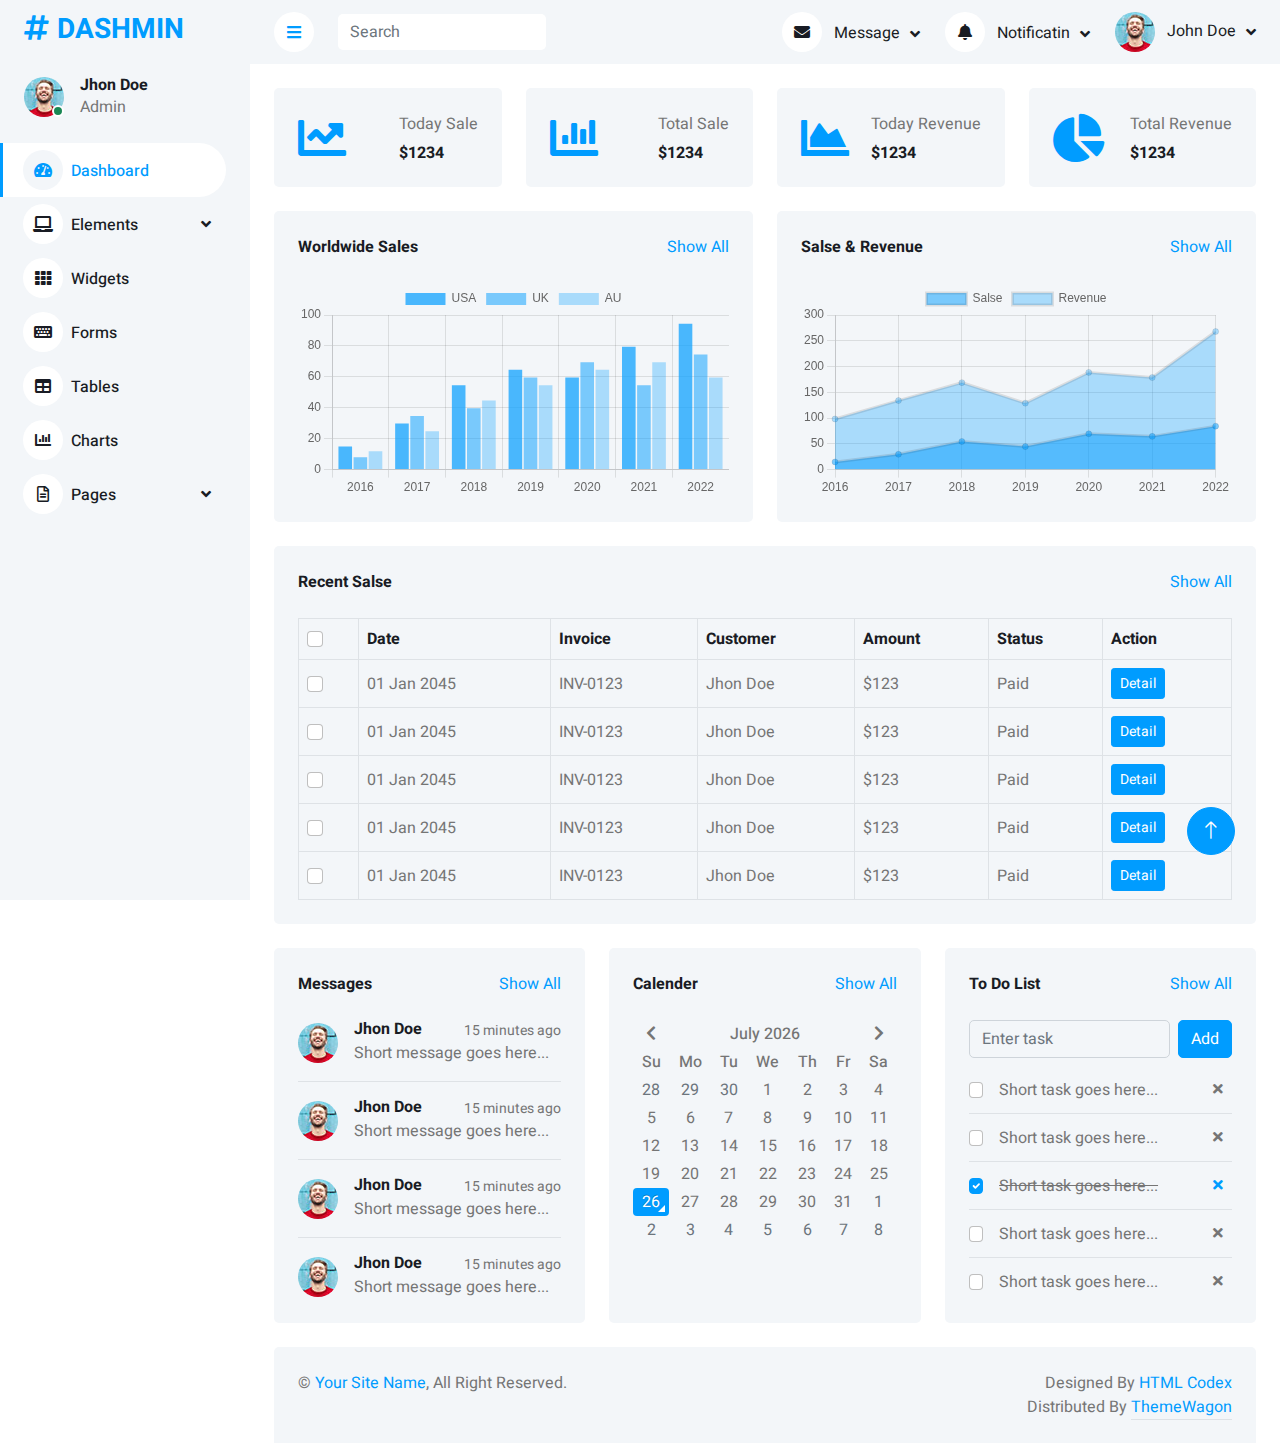
<file: adminpan/html-adm/index.html>
<!DOCTYPE html>
<html lang="en">

<head>
    <meta charset="utf-8">
    <title>DASHMIN - Bootstrap Admin Template</title>
    <meta content="width=device-width, initial-scale=1.0" name="viewport">
    <meta content="" name="keywords">
    <meta content="" name="description">

    <!-- Favicon -->
    <link href="img/favicon.ico" rel="icon">

    <!-- Google Web Fonts -->
    <link rel="preconnect" href="https://fonts.googleapis.com">
    <link rel="preconnect" href="https://fonts.gstatic.com" crossorigin>
    <link href="https://fonts.googleapis.com/css2?family=Heebo:wght@400;500;600;700&display=swap" rel="stylesheet">
    
    <!-- Icon Font Stylesheet -->
    <link href="https://cdnjs.cloudflare.com/ajax/libs/font-awesome/5.10.0/css/all.min.css" rel="stylesheet">
    <link href="https://cdn.jsdelivr.net/npm/bootstrap-icons@1.4.1/font/bootstrap-icons.css" rel="stylesheet">

    <!-- Libraries Stylesheet -->
    <link href="lib/owlcarousel/assets/owl.carousel.min.css" rel="stylesheet">
    <link href="lib/tempusdominus/css/tempusdominus-bootstrap-4.min.css" rel="stylesheet" />

    <!-- Customized Bootstrap Stylesheet -->
    <link href="css/bootstrap.min.css" rel="stylesheet">

    <!-- Template Stylesheet -->
    <link href="css/style.css" rel="stylesheet">
</head>

<body>
    <div class="container-xxl position-relative bg-white d-flex p-0">
        <!-- Spinner Start -->
        <div id="spinner" class="show bg-white position-fixed translate-middle w-100 vh-100 top-50 start-50 d-flex align-items-center justify-content-center">
            <div class="spinner-border text-primary" style="width: 3rem; height: 3rem;" role="status">
                <span class="sr-only">Loading...</span>
            </div>
        </div>
        <!-- Spinner End -->


        <!-- Sidebar Start -->
        <div class="sidebar pe-4 pb-3">
            <nav class="navbar bg-light navbar-light">
                <a href="index.html" class="navbar-brand mx-4 mb-3">
                    <h3 class="text-primary"><i class="fa fa-hashtag me-2"></i>DASHMIN</h3>
                </a>
                <div class="d-flex align-items-center ms-4 mb-4">
                    <div class="position-relative">
                        <img class="rounded-circle" src="img/user.jpg" alt="" style="width: 40px; height: 40px;">
                        <div class="bg-success rounded-circle border border-2 border-white position-absolute end-0 bottom-0 p-1"></div>
                    </div>
                    <div class="ms-3">
                        <h6 class="mb-0">Jhon Doe</h6>
                        <span>Admin</span>
                    </div>
                </div>
                <div class="navbar-nav w-100">
                    <a href="index.html" class="nav-item nav-link active"><i class="fa fa-tachometer-alt me-2"></i>Dashboard</a>
                    <div class="nav-item dropdown">
                        <a href="#" class="nav-link dropdown-toggle" data-bs-toggle="dropdown"><i class="fa fa-laptop me-2"></i>Elements</a>
                        <div class="dropdown-menu bg-transparent border-0">
                            <a href="button.html" class="dropdown-item">Buttons</a>
                            <a href="typography.html" class="dropdown-item">Typography</a>
                            <a href="element.html" class="dropdown-item">Other Elements</a>
                        </div>
                    </div>
                    <a href="widget.html" class="nav-item nav-link"><i class="fa fa-th me-2"></i>Widgets</a>
                    <a href="form.html" class="nav-item nav-link"><i class="fa fa-keyboard me-2"></i>Forms</a>
                    <a href="table.html" class="nav-item nav-link"><i class="fa fa-table me-2"></i>Tables</a>
                    <a href="chart.html" class="nav-item nav-link"><i class="fa fa-chart-bar me-2"></i>Charts</a>
                    <div class="nav-item dropdown">
                        <a href="#" class="nav-link dropdown-toggle" data-bs-toggle="dropdown"><i class="far fa-file-alt me-2"></i>Pages</a>
                        <div class="dropdown-menu bg-transparent border-0">
                            <a href="signin.html" class="dropdown-item">Sign In</a>
                            <a href="signup.html" class="dropdown-item">Sign Up</a>
                            <a href="404.html" class="dropdown-item">404 Error</a>
                            <a href="blank.html" class="dropdown-item">Blank Page</a>
                        </div>
                    </div>
                </div>
            </nav>
        </div>
        <!-- Sidebar End -->


        <!-- Content Start -->
        <div class="content">
            <!-- Navbar Start -->
            <nav class="navbar navbar-expand bg-light navbar-light sticky-top px-4 py-0">
                <a href="index.html" class="navbar-brand d-flex d-lg-none me-4">
                    <h2 class="text-primary mb-0"><i class="fa fa-hashtag"></i></h2>
                </a>
                <a href="#" class="sidebar-toggler flex-shrink-0">
                    <i class="fa fa-bars"></i>
                </a>
                <form class="d-none d-md-flex ms-4">
                    <input class="form-control border-0" type="search" placeholder="Search">
                </form>
                <div class="navbar-nav align-items-center ms-auto">
                    <div class="nav-item dropdown">
                        <a href="#" class="nav-link dropdown-toggle" data-bs-toggle="dropdown">
                            <i class="fa fa-envelope me-lg-2"></i>
                            <span class="d-none d-lg-inline-flex">Message</span>
                        </a>
                        <div class="dropdown-menu dropdown-menu-end bg-light border-0 rounded-0 rounded-bottom m-0">
                            <a href="#" class="dropdown-item">
                                <div class="d-flex align-items-center">
                                    <img class="rounded-circle" src="img/user.jpg" alt="" style="width: 40px; height: 40px;">
                                    <div class="ms-2">
                                        <h6 class="fw-normal mb-0">Jhon send you a message</h6>
                                        <small>15 minutes ago</small>
                                    </div>
                                </div>
                            </a>
                            <hr class="dropdown-divider">
                            <a href="#" class="dropdown-item">
                                <div class="d-flex align-items-center">
                                    <img class="rounded-circle" src="img/user.jpg" alt="" style="width: 40px; height: 40px;">
                                    <div class="ms-2">
                                        <h6 class="fw-normal mb-0">Jhon send you a message</h6>
                                        <small>15 minutes ago</small>
                                    </div>
                                </div>
                            </a>
                            <hr class="dropdown-divider">
                            <a href="#" class="dropdown-item">
                                <div class="d-flex align-items-center">
                                    <img class="rounded-circle" src="img/user.jpg" alt="" style="width: 40px; height: 40px;">
                                    <div class="ms-2">
                                        <h6 class="fw-normal mb-0">Jhon send you a message</h6>
                                        <small>15 minutes ago</small>
                                    </div>
                                </div>
                            </a>
                            <hr class="dropdown-divider">
                            <a href="#" class="dropdown-item text-center">See all message</a>
                        </div>
                    </div>
                    <div class="nav-item dropdown">
                        <a href="#" class="nav-link dropdown-toggle" data-bs-toggle="dropdown">
                            <i class="fa fa-bell me-lg-2"></i>
                            <span class="d-none d-lg-inline-flex">Notificatin</span>
                        </a>
                        <div class="dropdown-menu dropdown-menu-end bg-light border-0 rounded-0 rounded-bottom m-0">
                            <a href="#" class="dropdown-item">
                                <h6 class="fw-normal mb-0">Profile updated</h6>
                                <small>15 minutes ago</small>
                            </a>
                            <hr class="dropdown-divider">
                            <a href="#" class="dropdown-item">
                                <h6 class="fw-normal mb-0">New user added</h6>
                                <small>15 minutes ago</small>
                            </a>
                            <hr class="dropdown-divider">
                            <a href="#" class="dropdown-item">
                                <h6 class="fw-normal mb-0">Password changed</h6>
                                <small>15 minutes ago</small>
                            </a>
                            <hr class="dropdown-divider">
                            <a href="#" class="dropdown-item text-center">See all notifications</a>
                        </div>
                    </div>
                    <div class="nav-item dropdown">
                        <a href="#" class="nav-link dropdown-toggle" data-bs-toggle="dropdown">
                            <img class="rounded-circle me-lg-2" src="img/user.jpg" alt="" style="width: 40px; height: 40px;">
                            <span class="d-none d-lg-inline-flex">John Doe</span>
                        </a>
                        <div class="dropdown-menu dropdown-menu-end bg-light border-0 rounded-0 rounded-bottom m-0">
                            <a href="#" class="dropdown-item">My Profile</a>
                            <a href="#" class="dropdown-item">Settings</a>
                            <a href="#" class="dropdown-item">Log Out</a>
                        </div>
                    </div>
                </div>
            </nav>
            <!-- Navbar End -->


            <!-- Sale & Revenue Start -->
            <div class="container-fluid pt-4 px-4">
                <div class="row g-4">
                    <div class="col-sm-6 col-xl-3">
                        <div class="bg-light rounded d-flex align-items-center justify-content-between p-4">
                            <i class="fa fa-chart-line fa-3x text-primary"></i>
                            <div class="ms-3">
                                <p class="mb-2">Today Sale</p>
                                <h6 class="mb-0">$1234</h6>
                            </div>
                        </div>
                    </div>
                    <div class="col-sm-6 col-xl-3">
                        <div class="bg-light rounded d-flex align-items-center justify-content-between p-4">
                            <i class="fa fa-chart-bar fa-3x text-primary"></i>
                            <div class="ms-3">
                                <p class="mb-2">Total Sale</p>
                                <h6 class="mb-0">$1234</h6>
                            </div>
                        </div>
                    </div>
                    <div class="col-sm-6 col-xl-3">
                        <div class="bg-light rounded d-flex align-items-center justify-content-between p-4">
                            <i class="fa fa-chart-area fa-3x text-primary"></i>
                            <div class="ms-3">
                                <p class="mb-2">Today Revenue</p>
                                <h6 class="mb-0">$1234</h6>
                            </div>
                        </div>
                    </div>
                    <div class="col-sm-6 col-xl-3">
                        <div class="bg-light rounded d-flex align-items-center justify-content-between p-4">
                            <i class="fa fa-chart-pie fa-3x text-primary"></i>
                            <div class="ms-3">
                                <p class="mb-2">Total Revenue</p>
                                <h6 class="mb-0">$1234</h6>
                            </div>
                        </div>
                    </div>
                </div>
            </div>
            <!-- Sale & Revenue End -->


            <!-- Sales Chart Start -->
            <div class="container-fluid pt-4 px-4">
                <div class="row g-4">
                    <div class="col-sm-12 col-xl-6">
                        <div class="bg-light text-center rounded p-4">
                            <div class="d-flex align-items-center justify-content-between mb-4">
                                <h6 class="mb-0">Worldwide Sales</h6>
                                <a href="">Show All</a>
                            </div>
                            <canvas id="worldwide-sales"></canvas>
                        </div>
                    </div>
                    <div class="col-sm-12 col-xl-6">
                        <div class="bg-light text-center rounded p-4">
                            <div class="d-flex align-items-center justify-content-between mb-4">
                                <h6 class="mb-0">Salse & Revenue</h6>
                                <a href="">Show All</a>
                            </div>
                            <canvas id="salse-revenue"></canvas>
                        </div>
                    </div>
                </div>
            </div>
            <!-- Sales Chart End -->


            <!-- Recent Sales Start -->
            <div class="container-fluid pt-4 px-4">
                <div class="bg-light text-center rounded p-4">
                    <div class="d-flex align-items-center justify-content-between mb-4">
                        <h6 class="mb-0">Recent Salse</h6>
                        <a href="">Show All</a>
                    </div>
                    <div class="table-responsive">
                        <table class="table text-start align-middle table-bordered table-hover mb-0">
                            <thead>
                                <tr class="text-dark">
                                    <th scope="col"><input class="form-check-input" type="checkbox"></th>
                                    <th scope="col">Date</th>
                                    <th scope="col">Invoice</th>
                                    <th scope="col">Customer</th>
                                    <th scope="col">Amount</th>
                                    <th scope="col">Status</th>
                                    <th scope="col">Action</th>
                                </tr>
                            </thead>
                            <tbody>
                                <tr>
                                    <td><input class="form-check-input" type="checkbox"></td>
                                    <td>01 Jan 2045</td>
                                    <td>INV-0123</td>
                                    <td>Jhon Doe</td>
                                    <td>$123</td>
                                    <td>Paid</td>
                                    <td><a class="btn btn-sm btn-primary" href="">Detail</a></td>
                                </tr>
                                <tr>
                                    <td><input class="form-check-input" type="checkbox"></td>
                                    <td>01 Jan 2045</td>
                                    <td>INV-0123</td>
                                    <td>Jhon Doe</td>
                                    <td>$123</td>
                                    <td>Paid</td>
                                    <td><a class="btn btn-sm btn-primary" href="">Detail</a></td>
                                </tr>
                                <tr>
                                    <td><input class="form-check-input" type="checkbox"></td>
                                    <td>01 Jan 2045</td>
                                    <td>INV-0123</td>
                                    <td>Jhon Doe</td>
                                    <td>$123</td>
                                    <td>Paid</td>
                                    <td><a class="btn btn-sm btn-primary" href="">Detail</a></td>
                                </tr>
                                <tr>
                                    <td><input class="form-check-input" type="checkbox"></td>
                                    <td>01 Jan 2045</td>
                                    <td>INV-0123</td>
                                    <td>Jhon Doe</td>
                                    <td>$123</td>
                                    <td>Paid</td>
                                    <td><a class="btn btn-sm btn-primary" href="">Detail</a></td>
                                </tr>
                                <tr>
                                    <td><input class="form-check-input" type="checkbox"></td>
                                    <td>01 Jan 2045</td>
                                    <td>INV-0123</td>
                                    <td>Jhon Doe</td>
                                    <td>$123</td>
                                    <td>Paid</td>
                                    <td><a class="btn btn-sm btn-primary" href="">Detail</a></td>
                                </tr>
                            </tbody>
                        </table>
                    </div>
                </div>
            </div>
            <!-- Recent Sales End -->


            <!-- Widgets Start -->
            <div class="container-fluid pt-4 px-4">
                <div class="row g-4">
                    <div class="col-sm-12 col-md-6 col-xl-4">
                        <div class="h-100 bg-light rounded p-4">
                            <div class="d-flex align-items-center justify-content-between mb-2">
                                <h6 class="mb-0">Messages</h6>
                                <a href="">Show All</a>
                            </div>
                            <div class="d-flex align-items-center border-bottom py-3">
                                <img class="rounded-circle flex-shrink-0" src="img/user.jpg" alt="" style="width: 40px; height: 40px;">
                                <div class="w-100 ms-3">
                                    <div class="d-flex w-100 justify-content-between">
                                        <h6 class="mb-0">Jhon Doe</h6>
                                        <small>15 minutes ago</small>
                                    </div>
                                    <span>Short message goes here...</span>
                                </div>
                            </div>
                            <div class="d-flex align-items-center border-bottom py-3">
                                <img class="rounded-circle flex-shrink-0" src="img/user.jpg" alt="" style="width: 40px; height: 40px;">
                                <div class="w-100 ms-3">
                                    <div class="d-flex w-100 justify-content-between">
                                        <h6 class="mb-0">Jhon Doe</h6>
                                        <small>15 minutes ago</small>
                                    </div>
                                    <span>Short message goes here...</span>
                                </div>
                            </div>
                            <div class="d-flex align-items-center border-bottom py-3">
                                <img class="rounded-circle flex-shrink-0" src="img/user.jpg" alt="" style="width: 40px; height: 40px;">
                                <div class="w-100 ms-3">
                                    <div class="d-flex w-100 justify-content-between">
                                        <h6 class="mb-0">Jhon Doe</h6>
                                        <small>15 minutes ago</small>
                                    </div>
                                    <span>Short message goes here...</span>
                                </div>
                            </div>
                            <div class="d-flex align-items-center pt-3">
                                <img class="rounded-circle flex-shrink-0" src="img/user.jpg" alt="" style="width: 40px; height: 40px;">
                                <div class="w-100 ms-3">
                                    <div class="d-flex w-100 justify-content-between">
                                        <h6 class="mb-0">Jhon Doe</h6>
                                        <small>15 minutes ago</small>
                                    </div>
                                    <span>Short message goes here...</span>
                                </div>
                            </div>
                        </div>
                    </div>
                    <div class="col-sm-12 col-md-6 col-xl-4">
                        <div class="h-100 bg-light rounded p-4">
                            <div class="d-flex align-items-center justify-content-between mb-4">
                                <h6 class="mb-0">Calender</h6>
                                <a href="">Show All</a>
                            </div>
                            <div id="calender"></div>
                        </div>
                    </div>
                    <div class="col-sm-12 col-md-6 col-xl-4">
                        <div class="h-100 bg-light rounded p-4">
                            <div class="d-flex align-items-center justify-content-between mb-4">
                                <h6 class="mb-0">To Do List</h6>
                                <a href="">Show All</a>
                            </div>
                            <div class="d-flex mb-2">
                                <input class="form-control bg-transparent" type="text" placeholder="Enter task">
                                <button type="button" class="btn btn-primary ms-2">Add</button>
                            </div>
                            <div class="d-flex align-items-center border-bottom py-2">
                                <input class="form-check-input m-0" type="checkbox">
                                <div class="w-100 ms-3">
                                    <div class="d-flex w-100 align-items-center justify-content-between">
                                        <span>Short task goes here...</span>
                                        <button class="btn btn-sm"><i class="fa fa-times"></i></button>
                                    </div>
                                </div>
                            </div>
                            <div class="d-flex align-items-center border-bottom py-2">
                                <input class="form-check-input m-0" type="checkbox">
                                <div class="w-100 ms-3">
                                    <div class="d-flex w-100 align-items-center justify-content-between">
                                        <span>Short task goes here...</span>
                                        <button class="btn btn-sm"><i class="fa fa-times"></i></button>
                                    </div>
                                </div>
                            </div>
                            <div class="d-flex align-items-center border-bottom py-2">
                                <input class="form-check-input m-0" type="checkbox" checked>
                                <div class="w-100 ms-3">
                                    <div class="d-flex w-100 align-items-center justify-content-between">
                                        <span><del>Short task goes here...</del></span>
                                        <button class="btn btn-sm text-primary"><i class="fa fa-times"></i></button>
                                    </div>
                                </div>
                            </div>
                            <div class="d-flex align-items-center border-bottom py-2">
                                <input class="form-check-input m-0" type="checkbox">
                                <div class="w-100 ms-3">
                                    <div class="d-flex w-100 align-items-center justify-content-between">
                                        <span>Short task goes here...</span>
                                        <button class="btn btn-sm"><i class="fa fa-times"></i></button>
                                    </div>
                                </div>
                            </div>
                            <div class="d-flex align-items-center pt-2">
                                <input class="form-check-input m-0" type="checkbox">
                                <div class="w-100 ms-3">
                                    <div class="d-flex w-100 align-items-center justify-content-between">
                                        <span>Short task goes here...</span>
                                        <button class="btn btn-sm"><i class="fa fa-times"></i></button>
                                    </div>
                                </div>
                            </div>
                        </div>
                    </div>
                </div>
            </div>
            <!-- Widgets End -->


            <!-- Footer Start -->
            <div class="container-fluid pt-4 px-4">
                <div class="bg-light rounded-top p-4">
                    <div class="row">
                        <div class="col-12 col-sm-6 text-center text-sm-start">
                            &copy; <a href="#">Your Site Name</a>, All Right Reserved. 
                        </div>
                        <div class="col-12 col-sm-6 text-center text-sm-end">
                            <!--/*** This template is free as long as you keep the footer author’s credit link/attribution link/backlink. If you'd like to use the template without the footer author’s credit link/attribution link/backlink, you can purchase the Credit Removal License from "https://htmlcodex.com/credit-removal". Thank you for your support. ***/-->
                            Designed By <a href="https://htmlcodex.com">HTML Codex</a>
                        </br>
                        Distributed By <a class="border-bottom" href="https://themewagon.com" target="_blank">ThemeWagon</a>
                        </div>
                    </div>
                </div>
            </div>
            <!-- Footer End -->
        </div>
        <!-- Content End -->


        <!-- Back to Top -->
        <a href="#" class="btn btn-lg btn-primary btn-lg-square back-to-top"><i class="bi bi-arrow-up"></i></a>
    </div>

    <!-- JavaScript Libraries -->
    <script src="https://code.jquery.com/jquery-3.4.1.min.js"></script>
    <script src="https://cdn.jsdelivr.net/npm/bootstrap@5.0.0/dist/js/bootstrap.bundle.min.js"></script>
    <script src="lib/chart/chart.min.js"></script>
    <script src="lib/easing/easing.min.js"></script>
    <script src="lib/waypoints/waypoints.min.js"></script>
    <script src="lib/owlcarousel/owl.carousel.min.js"></script>
    <script src="lib/tempusdominus/js/moment.min.js"></script>
    <script src="lib/tempusdominus/js/moment-timezone.min.js"></script>
    <script src="lib/tempusdominus/js/tempusdominus-bootstrap-4.min.js"></script>

    <!-- Template Javascript -->
    <script src="js/main.js"></script>
</body>

</html>
</file>
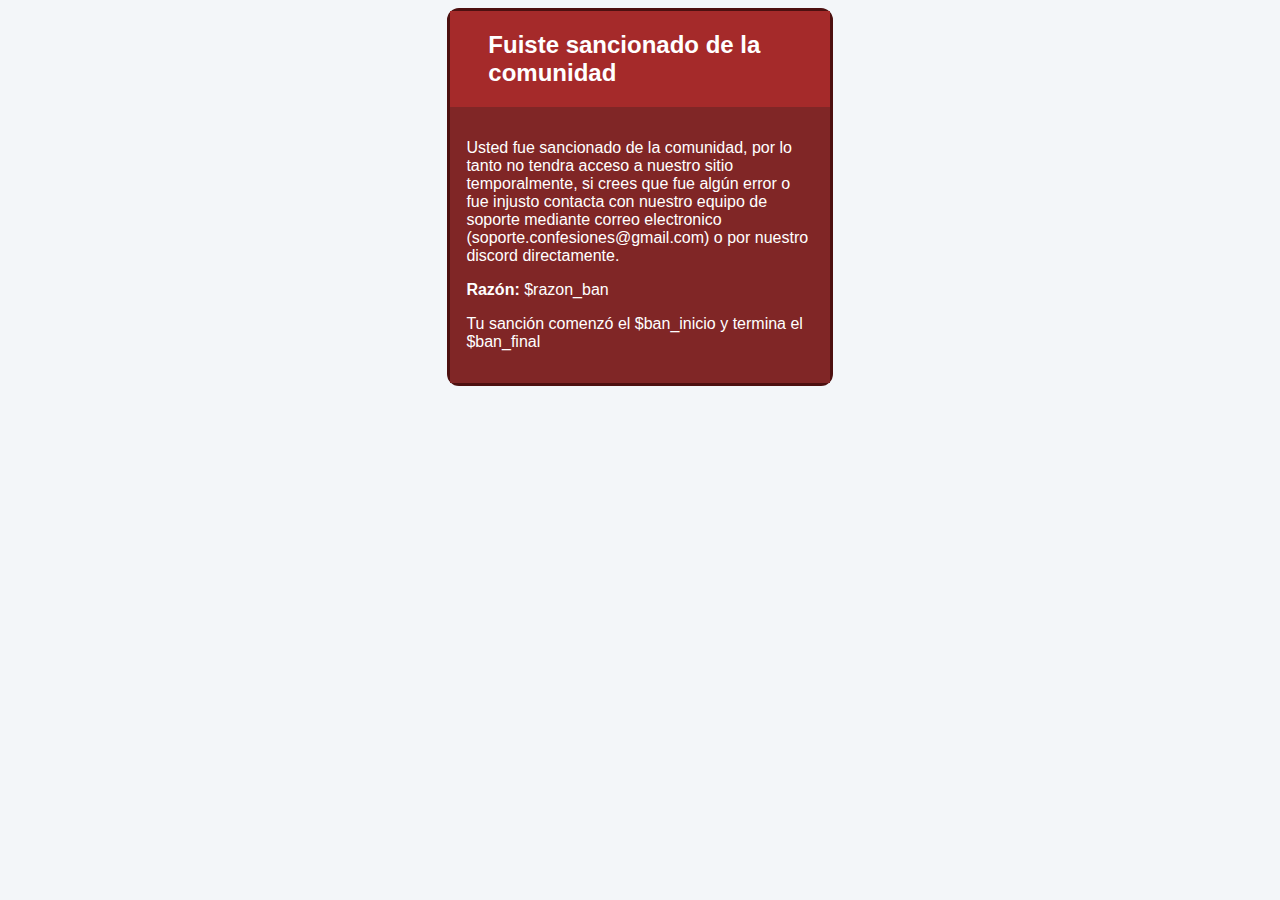
<file: adminpan/ban.html>
<!DOCTYPE html>
<html lang="en">
<head>
    <meta charset="UTF-8">
    <meta http-equiv="X-UA-Compatible" content="IE=edge">
    <meta name="viewport" content="width=device-width, initial-scale=1.0">
    <title>Document</title>
</head>
<body>
<style>
body {
    background-color: #f3f6f9;
}
.baneado {
    color: white;
    font-family: sans-serif;
    margin-right: auto;
    margin-left: auto;
    justify-content: center;
    position: relative;
    width: 30%;
    border: 3px solid #4d1010;
    border-radius: 12px;
}
.baneado-head {
    background-color: brown;
    display: flex;
    justify-content: center;
    padding-left: 10%;
    padding-right: 10%;
}
.baneado-body {
    background-color: #802626;
    padding: 16px;
    font-size: 16px;
}
</style>
    
<div class="baneado">
    <div class="baneado-head">
        <h2>Fuiste sancionado de la comunidad</h2>
    </div>
    <div class="baneado-body">
        <p>Usted fue sancionado de la comunidad, por lo tanto no tendra acceso a nuestro sitio temporalmente, si crees que fue algún error o fue injusto contacta con nuestro equipo de soporte mediante correo electronico (soporte.confesiones@gmail.com) o por nuestro discord directamente.</p>
        <p><b>Razón:</b> $razon_ban</p>
        <p>Tu sanción comenzó el $ban_inicio y termina el $ban_final</p>
    </div>
</div>
</body>
</html>
</file>
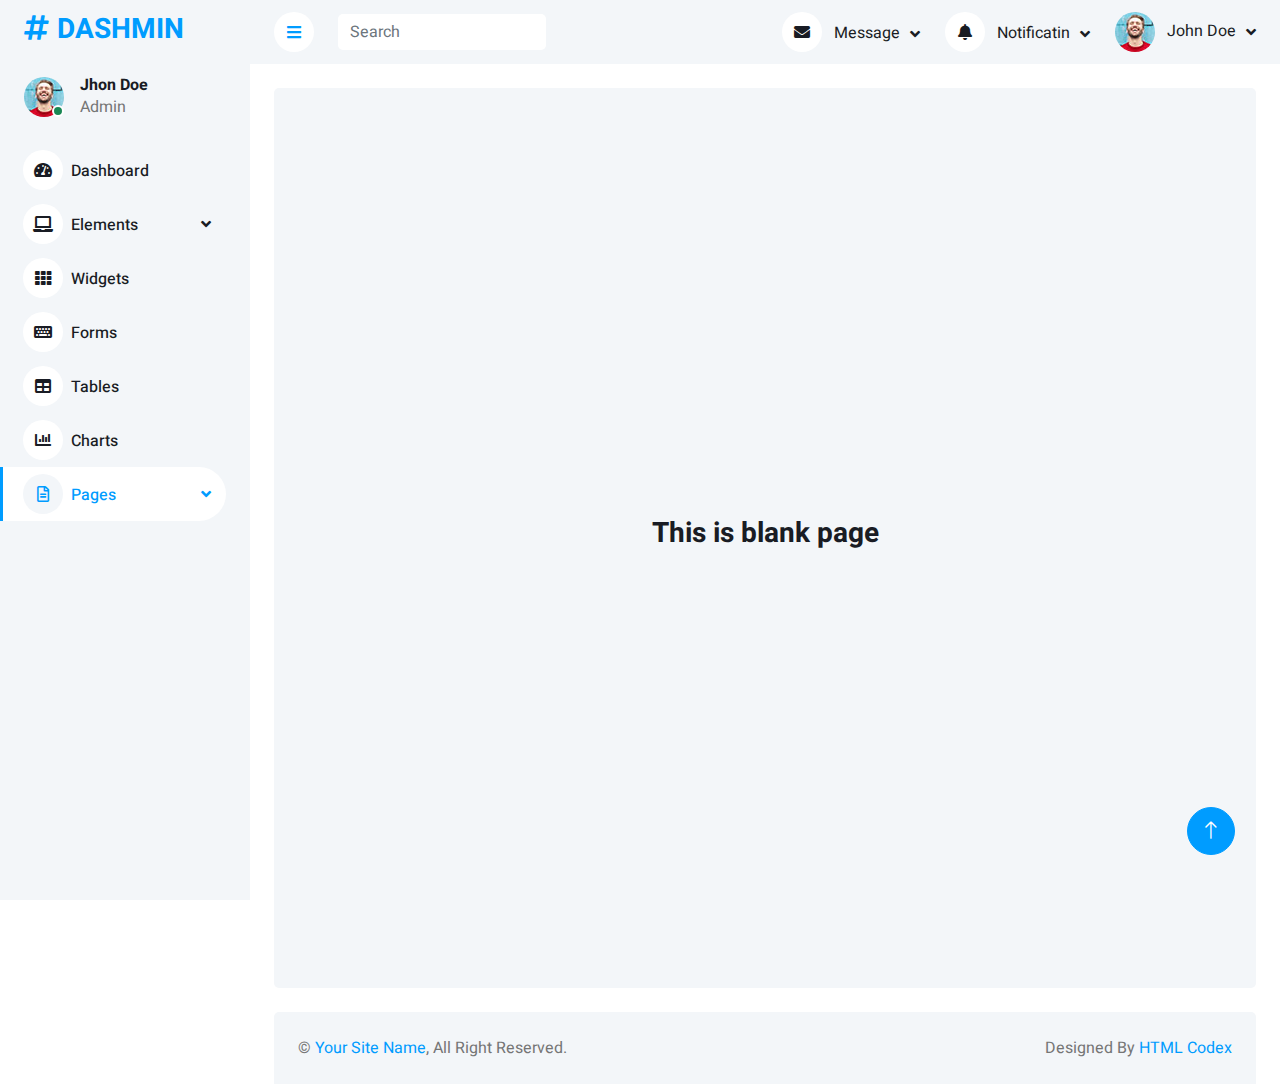
<file: adminpan/html-adm/blank.html>
<!DOCTYPE html>
<html lang="en">

<head>
    <meta charset="utf-8">
    <title>DASHMIN - Bootstrap Admin Template</title>
    <meta content="width=device-width, initial-scale=1.0" name="viewport">
    <meta content="" name="keywords">
    <meta content="" name="description">

    <!-- Favicon -->
    <link href="img/favicon.ico" rel="icon">

    <!-- Google Web Fonts -->
    <link rel="preconnect" href="https://fonts.googleapis.com">
    <link rel="preconnect" href="https://fonts.gstatic.com" crossorigin>
    <link href="https://fonts.googleapis.com/css2?family=Heebo:wght@400;500;600;700&display=swap" rel="stylesheet">
    
    <!-- Icon Font Stylesheet -->
    <link href="https://cdnjs.cloudflare.com/ajax/libs/font-awesome/5.10.0/css/all.min.css" rel="stylesheet">
    <link href="https://cdn.jsdelivr.net/npm/bootstrap-icons@1.4.1/font/bootstrap-icons.css" rel="stylesheet">

    <!-- Libraries Stylesheet -->
    <link href="lib/owlcarousel/assets/owl.carousel.min.css" rel="stylesheet">
    <link href="lib/tempusdominus/css/tempusdominus-bootstrap-4.min.css" rel="stylesheet" />

    <!-- Customized Bootstrap Stylesheet -->
    <link href="css/bootstrap.min.css" rel="stylesheet">

    <!-- Template Stylesheet -->
    <link href="css/style.css" rel="stylesheet">
</head>

<body>
    <div class="container-xxl position-relative bg-white d-flex p-0">
        <!-- Spinner Start -->
        <div id="spinner" class="show bg-white position-fixed translate-middle w-100 vh-100 top-50 start-50 d-flex align-items-center justify-content-center">
            <div class="spinner-border text-primary" style="width: 3rem; height: 3rem;" role="status">
                <span class="sr-only">Loading...</span>
            </div>
        </div>
        <!-- Spinner End -->


        <!-- Sidebar Start -->
        <div class="sidebar pe-4 pb-3">
            <nav class="navbar bg-light navbar-light">
                <a href="index.html" class="navbar-brand mx-4 mb-3">
                    <h3 class="text-primary"><i class="fa fa-hashtag me-2"></i>DASHMIN</h3>
                </a>
                <div class="d-flex align-items-center ms-4 mb-4">
                    <div class="position-relative">
                        <img class="rounded-circle" src="img/user.jpg" alt="" style="width: 40px; height: 40px;">
                        <div class="bg-success rounded-circle border border-2 border-white position-absolute end-0 bottom-0 p-1"></div>
                    </div>
                    <div class="ms-3">
                        <h6 class="mb-0">Jhon Doe</h6>
                        <span>Admin</span>
                    </div>
                </div>
                <div class="navbar-nav w-100">
                    <a href="index.html" class="nav-item nav-link"><i class="fa fa-tachometer-alt me-2"></i>Dashboard</a>
                    <div class="nav-item dropdown">
                        <a href="#" class="nav-link dropdown-toggle" data-bs-toggle="dropdown"><i class="fa fa-laptop me-2"></i>Elements</a>
                        <div class="dropdown-menu bg-transparent border-0">
                            <a href="button.html" class="dropdown-item">Buttons</a>
                            <a href="typography.html" class="dropdown-item">Typography</a>
                            <a href="element.html" class="dropdown-item">Other Elements</a>
                        </div>
                    </div>
                    <a href="widget.html" class="nav-item nav-link"><i class="fa fa-th me-2"></i>Widgets</a>
                    <a href="form.html" class="nav-item nav-link"><i class="fa fa-keyboard me-2"></i>Forms</a>
                    <a href="table.html" class="nav-item nav-link"><i class="fa fa-table me-2"></i>Tables</a>
                    <a href="chart.html" class="nav-item nav-link"><i class="fa fa-chart-bar me-2"></i>Charts</a>
                    <div class="nav-item dropdown">
                        <a href="#" class="nav-link dropdown-toggle active" data-bs-toggle="dropdown"><i class="far fa-file-alt me-2"></i>Pages</a>
                        <div class="dropdown-menu bg-transparent border-0">
                            <a href="signin.html" class="dropdown-item">Sign In</a>
                            <a href="signup.html" class="dropdown-item">Sign Up</a>
                            <a href="404.html" class="dropdown-item">404 Error</a>
                            <a href="blank.html" class="dropdown-item active">Blank Page</a>
                        </div>
                    </div>
                </div>
            </nav>
        </div>
        <!-- Sidebar End -->


        <!-- Content Start -->
        <div class="content">
            <!-- Navbar Start -->
            <nav class="navbar navbar-expand bg-light navbar-light sticky-top px-4 py-0">
                <a href="index.html" class="navbar-brand d-flex d-lg-none me-4">
                    <h2 class="text-primary mb-0"><i class="fa fa-hashtag"></i></h2>
                </a>
                <a href="#" class="sidebar-toggler flex-shrink-0">
                    <i class="fa fa-bars"></i>
                </a>
                <form class="d-none d-md-flex ms-4">
                    <input class="form-control border-0" type="search" placeholder="Search">
                </form>
                <div class="navbar-nav align-items-center ms-auto">
                    <div class="nav-item dropdown">
                        <a href="#" class="nav-link dropdown-toggle" data-bs-toggle="dropdown">
                            <i class="fa fa-envelope me-lg-2"></i>
                            <span class="d-none d-lg-inline-flex">Message</span>
                        </a>
                        <div class="dropdown-menu dropdown-menu-end bg-light border-0 rounded-0 rounded-bottom m-0">
                            <a href="#" class="dropdown-item">
                                <div class="d-flex align-items-center">
                                    <img class="rounded-circle" src="img/user.jpg" alt="" style="width: 40px; height: 40px;">
                                    <div class="ms-2">
                                        <h6 class="fw-normal mb-0">Jhon send you a message</h6>
                                        <small>15 minutes ago</small>
                                    </div>
                                </div>
                            </a>
                            <hr class="dropdown-divider">
                            <a href="#" class="dropdown-item">
                                <div class="d-flex align-items-center">
                                    <img class="rounded-circle" src="img/user.jpg" alt="" style="width: 40px; height: 40px;">
                                    <div class="ms-2">
                                        <h6 class="fw-normal mb-0">Jhon send you a message</h6>
                                        <small>15 minutes ago</small>
                                    </div>
                                </div>
                            </a>
                            <hr class="dropdown-divider">
                            <a href="#" class="dropdown-item">
                                <div class="d-flex align-items-center">
                                    <img class="rounded-circle" src="img/user.jpg" alt="" style="width: 40px; height: 40px;">
                                    <div class="ms-2">
                                        <h6 class="fw-normal mb-0">Jhon send you a message</h6>
                                        <small>15 minutes ago</small>
                                    </div>
                                </div>
                            </a>
                            <hr class="dropdown-divider">
                            <a href="#" class="dropdown-item text-center">See all message</a>
                        </div>
                    </div>
                    <div class="nav-item dropdown">
                        <a href="#" class="nav-link dropdown-toggle" data-bs-toggle="dropdown">
                            <i class="fa fa-bell me-lg-2"></i>
                            <span class="d-none d-lg-inline-flex">Notificatin</span>
                        </a>
                        <div class="dropdown-menu dropdown-menu-end bg-light border-0 rounded-0 rounded-bottom m-0">
                            <a href="#" class="dropdown-item">
                                <h6 class="fw-normal mb-0">Profile updated</h6>
                                <small>15 minutes ago</small>
                            </a>
                            <hr class="dropdown-divider">
                            <a href="#" class="dropdown-item">
                                <h6 class="fw-normal mb-0">New user added</h6>
                                <small>15 minutes ago</small>
                            </a>
                            <hr class="dropdown-divider">
                            <a href="#" class="dropdown-item">
                                <h6 class="fw-normal mb-0">Password changed</h6>
                                <small>15 minutes ago</small>
                            </a>
                            <hr class="dropdown-divider">
                            <a href="#" class="dropdown-item text-center">See all notifications</a>
                        </div>
                    </div>
                    <div class="nav-item dropdown">
                        <a href="#" class="nav-link dropdown-toggle" data-bs-toggle="dropdown">
                            <img class="rounded-circle me-lg-2" src="img/user.jpg" alt="" style="width: 40px; height: 40px;">
                            <span class="d-none d-lg-inline-flex">John Doe</span>
                        </a>
                        <div class="dropdown-menu dropdown-menu-end bg-light border-0 rounded-0 rounded-bottom m-0">
                            <a href="#" class="dropdown-item">My Profile</a>
                            <a href="#" class="dropdown-item">Settings</a>
                            <a href="#" class="dropdown-item">Log Out</a>
                        </div>
                    </div>
                </div>
            </nav>
            <!-- Navbar End -->


            <!-- Blank Start -->
            <div class="container-fluid pt-4 px-4">
                <div class="row vh-100 bg-light rounded align-items-center justify-content-center mx-0">
                    <div class="col-md-6 text-center">
                        <h3>This is blank page</h3>
                    </div>
                </div>
            </div>
            <!-- Blank End -->


            <!-- Footer Start -->
            <div class="container-fluid pt-4 px-4">
                <div class="bg-light rounded-top p-4">
                    <div class="row">
                        <div class="col-12 col-sm-6 text-center text-sm-start">
                            &copy; <a href="#">Your Site Name</a>, All Right Reserved. 
                        </div>
                        <div class="col-12 col-sm-6 text-center text-sm-end">
                            <!--/*** This template is free as long as you keep the footer author’s credit link/attribution link/backlink. If you'd like to use the template without the footer author’s credit link/attribution link/backlink, you can purchase the Credit Removal License from "https://htmlcodex.com/credit-removal". Thank you for your support. ***/-->
                            Designed By <a href="https://htmlcodex.com">HTML Codex</a>
                        </div>
                    </div>
                </div>
            </div>
            <!-- Footer End -->
        </div>
        <!-- Content End -->


        <!-- Back to Top -->
        <a href="#" class="btn btn-lg btn-primary btn-lg-square back-to-top"><i class="bi bi-arrow-up"></i></a>
    </div>

    <!-- JavaScript Libraries -->
    <script src="https://code.jquery.com/jquery-3.4.1.min.js"></script>
    <script src="https://cdn.jsdelivr.net/npm/bootstrap@5.0.0/dist/js/bootstrap.bundle.min.js"></script>
    <script src="lib/chart/chart.min.js"></script>
    <script src="lib/easing/easing.min.js"></script>
    <script src="lib/waypoints/waypoints.min.js"></script>
    <script src="lib/owlcarousel/owl.carousel.min.js"></script>
    <script src="lib/tempusdominus/js/moment.min.js"></script>
    <script src="lib/tempusdominus/js/moment-timezone.min.js"></script>
    <script src="lib/tempusdominus/js/tempusdominus-bootstrap-4.min.js"></script>

    <!-- Template Javascript -->
    <script src="js/main.js"></script>
</body>

</html>
</file>
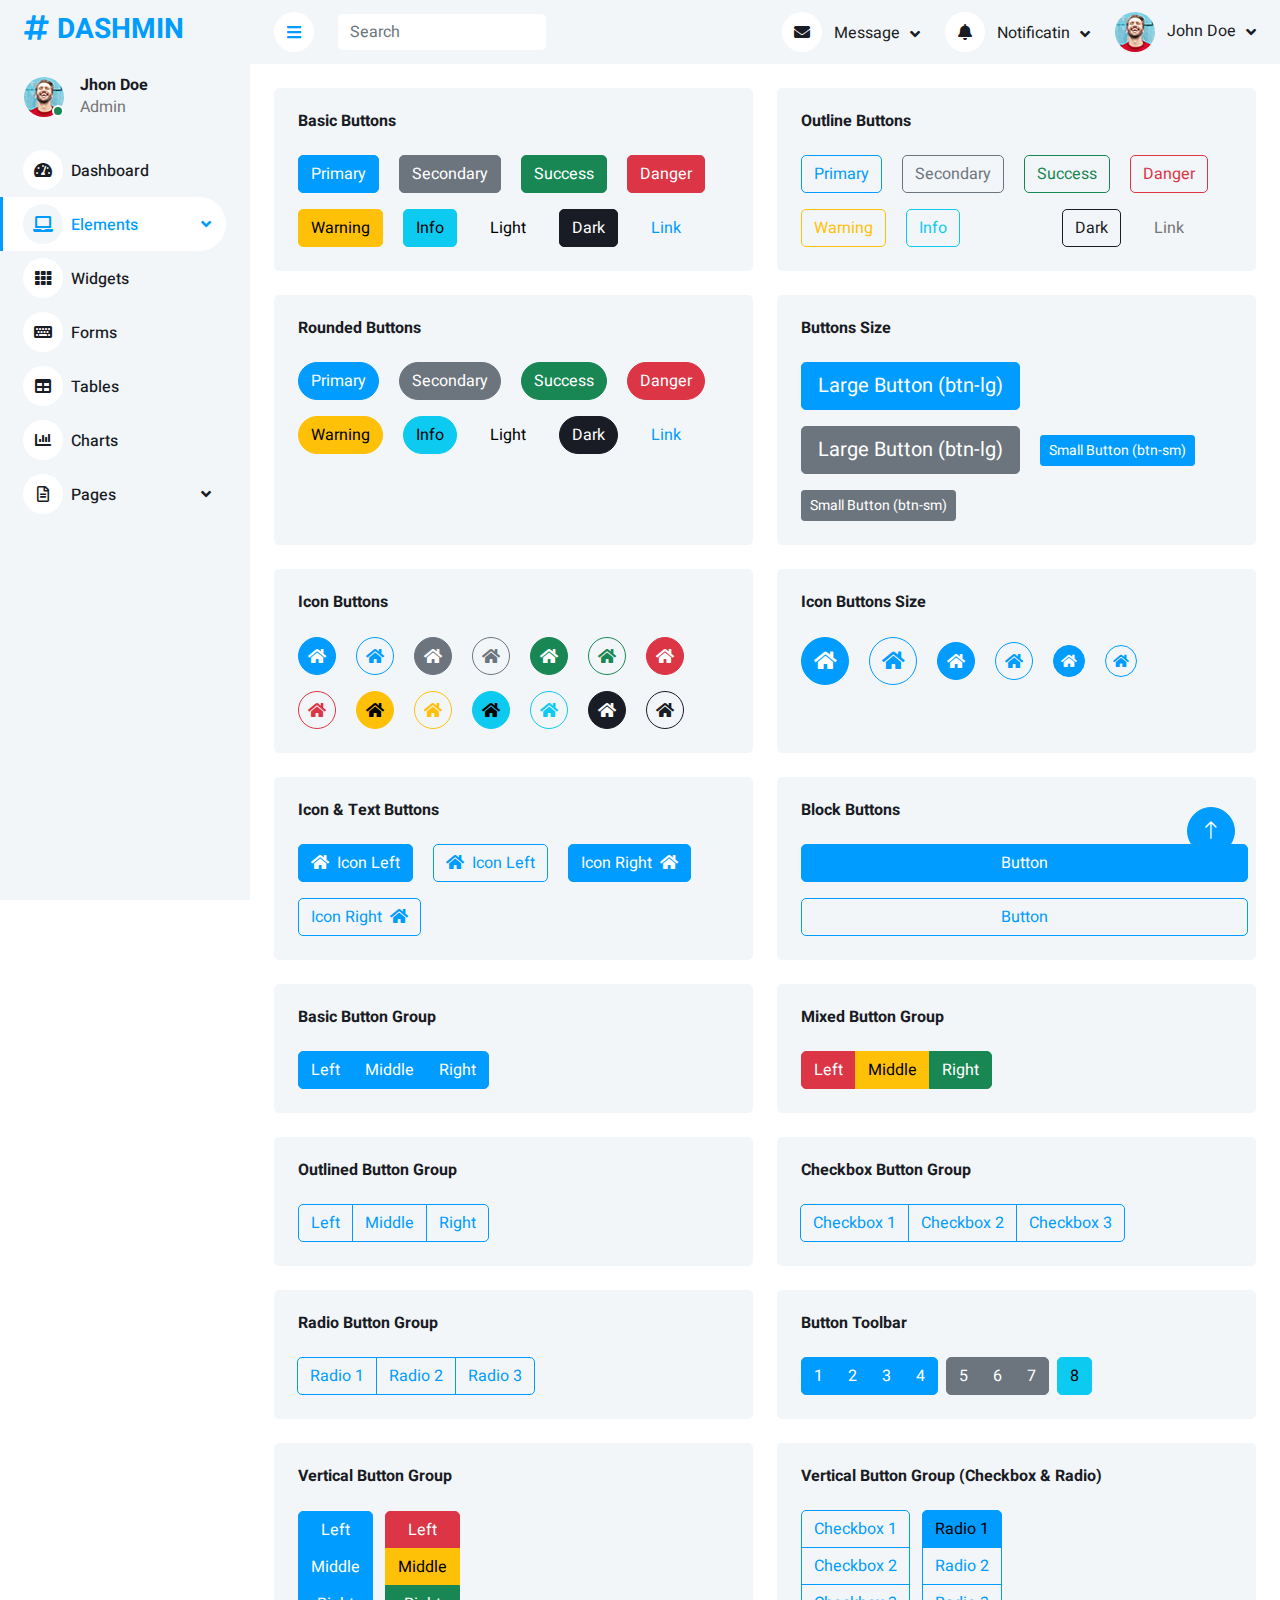
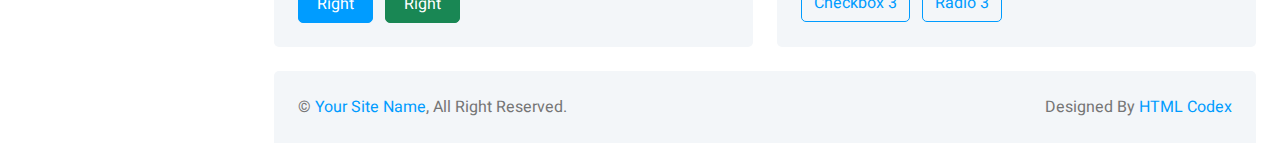
<file: adminpan/html-adm/button.html>
<!DOCTYPE html>
<html lang="en">

<head>
    <meta charset="utf-8">
    <title>DASHMIN - Bootstrap Admin Template</title>
    <meta content="width=device-width, initial-scale=1.0" name="viewport">
    <meta content="" name="keywords">
    <meta content="" name="description">

    <!-- Favicon -->
    <link href="img/favicon.ico" rel="icon">

    <!-- Google Web Fonts -->
    <link rel="preconnect" href="https://fonts.googleapis.com">
    <link rel="preconnect" href="https://fonts.gstatic.com" crossorigin>
    <link href="https://fonts.googleapis.com/css2?family=Heebo:wght@400;500;600;700&display=swap" rel="stylesheet">
    
    <!-- Icon Font Stylesheet -->
    <link href="https://cdnjs.cloudflare.com/ajax/libs/font-awesome/5.10.0/css/all.min.css" rel="stylesheet">
    <link href="https://cdn.jsdelivr.net/npm/bootstrap-icons@1.4.1/font/bootstrap-icons.css" rel="stylesheet">

    <!-- Libraries Stylesheet -->
    <link href="lib/owlcarousel/assets/owl.carousel.min.css" rel="stylesheet">
    <link href="lib/tempusdominus/css/tempusdominus-bootstrap-4.min.css" rel="stylesheet" />

    <!-- Customized Bootstrap Stylesheet -->
    <link href="css/bootstrap.min.css" rel="stylesheet">

    <!-- Template Stylesheet -->
    <link href="css/style.css" rel="stylesheet">
</head>

<body>
    <div class="container-xxl position-relative bg-white d-flex p-0">
        <!-- Spinner Start -->
        <div id="spinner" class="show bg-white position-fixed translate-middle w-100 vh-100 top-50 start-50 d-flex align-items-center justify-content-center">
            <div class="spinner-border text-primary" style="width: 3rem; height: 3rem;" role="status">
                <span class="sr-only">Loading...</span>
            </div>
        </div>
        <!-- Spinner End -->


        <!-- Sidebar Start -->
        <div class="sidebar pe-4 pb-3">
            <nav class="navbar bg-light navbar-light">
                <a href="index.html" class="navbar-brand mx-4 mb-3">
                    <h3 class="text-primary"><i class="fa fa-hashtag me-2"></i>DASHMIN</h3>
                </a>
                <div class="d-flex align-items-center ms-4 mb-4">
                    <div class="position-relative">
                        <img class="rounded-circle" src="img/user.jpg" alt="" style="width: 40px; height: 40px;">
                        <div class="bg-success rounded-circle border border-2 border-white position-absolute end-0 bottom-0 p-1"></div>
                    </div>
                    <div class="ms-3">
                        <h6 class="mb-0">Jhon Doe</h6>
                        <span>Admin</span>
                    </div>
                </div>
                <div class="navbar-nav w-100">
                    <a href="index.html" class="nav-item nav-link"><i class="fa fa-tachometer-alt me-2"></i>Dashboard</a>
                    <div class="nav-item dropdown">
                        <a href="#" class="nav-link dropdown-toggle active" data-bs-toggle="dropdown"><i class="fa fa-laptop me-2"></i>Elements</a>
                        <div class="dropdown-menu bg-transparent border-0">
                            <a href="button.html" class="dropdown-item active">Buttons</a>
                            <a href="typography.html" class="dropdown-item">Typography</a>
                            <a href="element.html" class="dropdown-item">Other Elements</a>
                        </div>
                    </div>
                    <a href="widget.html" class="nav-item nav-link"><i class="fa fa-th me-2"></i>Widgets</a>
                    <a href="form.html" class="nav-item nav-link"><i class="fa fa-keyboard me-2"></i>Forms</a>
                    <a href="table.html" class="nav-item nav-link"><i class="fa fa-table me-2"></i>Tables</a>
                    <a href="chart.html" class="nav-item nav-link"><i class="fa fa-chart-bar me-2"></i>Charts</a>
                    <div class="nav-item dropdown">
                        <a href="#" class="nav-link dropdown-toggle" data-bs-toggle="dropdown"><i class="far fa-file-alt me-2"></i>Pages</a>
                        <div class="dropdown-menu bg-transparent border-0">
                            <a href="signin.html" class="dropdown-item">Sign In</a>
                            <a href="signup.html" class="dropdown-item">Sign Up</a>
                            <a href="404.html" class="dropdown-item">404 Error</a>
                            <a href="blank.html" class="dropdown-item">Blank Page</a>
                        </div>
                    </div>
                </div>
            </nav>
        </div>
        <!-- Sidebar End -->


        <!-- Content Start -->
        <div class="content">
            <!-- Navbar Start -->
            <nav class="navbar navbar-expand bg-light navbar-light sticky-top px-4 py-0">
                <a href="index.html" class="navbar-brand d-flex d-lg-none me-4">
                    <h2 class="text-primary mb-0"><i class="fa fa-hashtag"></i></h2>
                </a>
                <a href="#" class="sidebar-toggler flex-shrink-0">
                    <i class="fa fa-bars"></i>
                </a>
                <form class="d-none d-md-flex ms-4">
                    <input class="form-control border-0" type="search" placeholder="Search">
                </form>
                <div class="navbar-nav align-items-center ms-auto">
                    <div class="nav-item dropdown">
                        <a href="#" class="nav-link dropdown-toggle" data-bs-toggle="dropdown">
                            <i class="fa fa-envelope me-lg-2"></i>
                            <span class="d-none d-lg-inline-flex">Message</span>
                        </a>
                        <div class="dropdown-menu dropdown-menu-end bg-light border-0 rounded-0 rounded-bottom m-0">
                            <a href="#" class="dropdown-item">
                                <div class="d-flex align-items-center">
                                    <img class="rounded-circle" src="img/user.jpg" alt="" style="width: 40px; height: 40px;">
                                    <div class="ms-2">
                                        <h6 class="fw-normal mb-0">Jhon send you a message</h6>
                                        <small>15 minutes ago</small>
                                    </div>
                                </div>
                            </a>
                            <hr class="dropdown-divider">
                            <a href="#" class="dropdown-item">
                                <div class="d-flex align-items-center">
                                    <img class="rounded-circle" src="img/user.jpg" alt="" style="width: 40px; height: 40px;">
                                    <div class="ms-2">
                                        <h6 class="fw-normal mb-0">Jhon send you a message</h6>
                                        <small>15 minutes ago</small>
                                    </div>
                                </div>
                            </a>
                            <hr class="dropdown-divider">
                            <a href="#" class="dropdown-item">
                                <div class="d-flex align-items-center">
                                    <img class="rounded-circle" src="img/user.jpg" alt="" style="width: 40px; height: 40px;">
                                    <div class="ms-2">
                                        <h6 class="fw-normal mb-0">Jhon send you a message</h6>
                                        <small>15 minutes ago</small>
                                    </div>
                                </div>
                            </a>
                            <hr class="dropdown-divider">
                            <a href="#" class="dropdown-item text-center">See all message</a>
                        </div>
                    </div>
                    <div class="nav-item dropdown">
                        <a href="#" class="nav-link dropdown-toggle" data-bs-toggle="dropdown">
                            <i class="fa fa-bell me-lg-2"></i>
                            <span class="d-none d-lg-inline-flex">Notificatin</span>
                        </a>
                        <div class="dropdown-menu dropdown-menu-end bg-light border-0 rounded-0 rounded-bottom m-0">
                            <a href="#" class="dropdown-item">
                                <h6 class="fw-normal mb-0">Profile updated</h6>
                                <small>15 minutes ago</small>
                            </a>
                            <hr class="dropdown-divider">
                            <a href="#" class="dropdown-item">
                                <h6 class="fw-normal mb-0">New user added</h6>
                                <small>15 minutes ago</small>
                            </a>
                            <hr class="dropdown-divider">
                            <a href="#" class="dropdown-item">
                                <h6 class="fw-normal mb-0">Password changed</h6>
                                <small>15 minutes ago</small>
                            </a>
                            <hr class="dropdown-divider">
                            <a href="#" class="dropdown-item text-center">See all notifications</a>
                        </div>
                    </div>
                    <div class="nav-item dropdown">
                        <a href="#" class="nav-link dropdown-toggle" data-bs-toggle="dropdown">
                            <img class="rounded-circle me-lg-2" src="img/user.jpg" alt="" style="width: 40px; height: 40px;">
                            <span class="d-none d-lg-inline-flex">John Doe</span>
                        </a>
                        <div class="dropdown-menu dropdown-menu-end bg-light border-0 rounded-0 rounded-bottom m-0">
                            <a href="#" class="dropdown-item">My Profile</a>
                            <a href="#" class="dropdown-item">Settings</a>
                            <a href="#" class="dropdown-item">Log Out</a>
                        </div>
                    </div>
                </div>
            </nav>
            <!-- Navbar End -->


            <!-- Button Start -->
            <div class="container-fluid pt-4 px-4">
                <div class="row g-4">
                    <div class="col-sm-12 col-xl-6">
                        <div class="bg-light rounded h-100 p-4">
                            <h6 class="mb-4">Basic Buttons</h6>
                            <div class="m-n2">
                                <button type="button" class="btn btn-primary m-2">Primary</button>
                                <button type="button" class="btn btn-secondary m-2">Secondary</button>
                                <button type="button" class="btn btn-success m-2">Success</button>
                                <button type="button" class="btn btn-danger m-2">Danger</button>
                                <button type="button" class="btn btn-warning m-2">Warning</button>
                                <button type="button" class="btn btn-info m-2">Info</button>
                                <button type="button" class="btn btn-light m-2">Light</button>
                                <button type="button" class="btn btn-dark m-2">Dark</button>
                                <button type="button" class="btn btn-link m-2">Link</button>
                            </div>
                        </div>
                    </div>
                    <div class="col-sm-12 col-xl-6">
                        <div class="bg-light rounded h-100 p-4">
                            <h6 class="mb-4">Outline Buttons</h6>
                            <div class="m-n2">
                                <button type="button" class="btn btn-outline-primary m-2">Primary</button>
                                <button type="button" class="btn btn-outline-secondary m-2">Secondary</button>
                                <button type="button" class="btn btn-outline-success m-2">Success</button>
                                <button type="button" class="btn btn-outline-danger m-2">Danger</button>
                                <button type="button" class="btn btn-outline-warning m-2">Warning</button>
                                <button type="button" class="btn btn-outline-info m-2">Info</button>
                                <button type="button" class="btn btn-outline-light m-2">Light</button>
                                <button type="button" class="btn btn-outline-dark m-2">Dark</button>
                                <button type="button" class="btn btn-outline-link m-2">Link</button>
                            </div>
                        </div>
                    </div>
                    <div class="col-sm-12 col-xl-6">
                        <div class="bg-light rounded h-100 p-4">
                            <h6 class="mb-4">Rounded Buttons</h6>
                            <div class="m-n2">
                                <button type="button" class="btn btn-primary rounded-pill m-2">Primary</button>
                                <button type="button" class="btn btn-secondary rounded-pill m-2">Secondary</button>
                                <button type="button" class="btn btn-success rounded-pill m-2">Success</button>
                                <button type="button" class="btn btn-danger rounded-pill m-2">Danger</button>
                                <button type="button" class="btn btn-warning rounded-pill m-2">Warning</button>
                                <button type="button" class="btn btn-info rounded-pill m-2">Info</button>
                                <button type="button" class="btn btn-light rounded-pill m-2">Light</button>
                                <button type="button" class="btn btn-dark rounded-pill m-2">Dark</button>
                                <button type="button" class="btn btn-link rounded-pill m-2">Link</button>
                            </div>
                        </div>
                    </div>
                    <div class="col-sm-12 col-xl-6">
                        <div class="bg-light rounded h-100 p-4">
                            <h6 class="mb-4">Buttons Size</h6>
                            <div class="m-n2">
                                <button type="button" class="btn btn-lg btn-primary m-2">Large Button (btn-lg)</button>
                                <button type="button" class="btn btn-lg btn-secondary m-2">Large Button (btn-lg)</button>
                                <button type="button" class="btn btn-sm btn-primary m-2">Small Button (btn-sm)</button>
                                <button type="button" class="btn btn-sm btn-secondary m-2">Small Button (btn-sm)</button>
                            </div>
                        </div>
                    </div>
                    <div class="col-sm-12 col-xl-6">
                        <div class="bg-light rounded h-100 p-4">
                            <h6 class="mb-4">Icon Buttons</h6>
                            <div class="m-n2">
                                <button type="button" class="btn btn-square btn-primary m-2"><i class="fa fa-home"></i></button>
                                <button type="button" class="btn btn-square btn-outline-primary m-2"><i class="fa fa-home"></i></button>
                                <button type="button" class="btn btn-square btn-secondary m-2"><i class="fa fa-home"></i></button>
                                <button type="button" class="btn btn-square btn-outline-secondary m-2"><i class="fa fa-home"></i></button>
                                <button type="button" class="btn btn-square btn-success m-2"><i class="fa fa-home"></i></button>
                                <button type="button" class="btn btn-square btn-outline-success m-2"><i class="fa fa-home"></i></button>
                                <button type="button" class="btn btn-square btn-danger m-2"><i class="fa fa-home"></i></button>
                                <button type="button" class="btn btn-square btn-outline-danger m-2"><i class="fa fa-home"></i></button>
                                <button type="button" class="btn btn-square btn-warning m-2"><i class="fa fa-home"></i></button>
                                <button type="button" class="btn btn-square btn-outline-warning m-2"><i class="fa fa-home"></i></button>
                                <button type="button" class="btn btn-square btn-info m-2"><i class="fa fa-home"></i></button>
                                <button type="button" class="btn btn-square btn-outline-info m-2"><i class="fa fa-home"></i></button>
                                <button type="button" class="btn btn-square btn-dark m-2"><i class="fa fa-home"></i></button>
                                <button type="button" class="btn btn-square btn-outline-dark m-2"><i class="fa fa-home"></i></button>
                            </div>
                        </div>
                    </div>
                    <div class="col-sm-12 col-xl-6">
                        <div class="bg-light rounded h-100 p-4">
                            <h6 class="mb-4">Icon Buttons Size</h6>
                            <div class="m-n2">
                                <button type="button" class="btn btn-lg btn-lg-square btn-primary m-2"><i class="fa fa-home"></i></button>
                                <button type="button" class="btn btn-lg btn-lg-square btn-outline-primary m-2"><i class="fa fa-home"></i></button>
                                <button type="button" class="btn btn-square btn-primary m-2"><i class="fa fa-home"></i></button>
                                <button type="button" class="btn btn-square btn-outline-primary m-2"><i class="fa fa-home"></i></button>
                                <button type="button" class="btn btn-sm btn-sm-square btn-primary m-2"><i class="fa fa-home"></i></button>
                                <button type="button" class="btn btn-sm btn-sm-square btn-outline-primary m-2"><i class="fa fa-home"></i></button>
                            </div>
                        </div>
                    </div>
                    <div class="col-sm-12 col-xl-6">
                        <div class="bg-light rounded h-100 p-4">
                            <h6 class="mb-4">Icon & Text Buttons</h6>
                            <div class="m-n2">
                                <button type="button" class="btn btn-primary m-2"><i class="fa fa-home me-2"></i>Icon Left</button>
                                <button type="button" class="btn btn-outline-primary m-2"><i class="fa fa-home me-2"></i>Icon Left</button>
                                <button type="button" class="btn btn-primary m-2">Icon Right<i class="fa fa-home ms-2"></i></button>
                                <button type="button" class="btn btn-outline-primary m-2">Icon Right<i class="fa fa-home ms-2"></i></button>
                            </div>
                        </div>
                    </div>
                    <div class="col-sm-12 col-xl-6">
                        <div class="bg-light rounded h-100 p-4">
                            <h6 class="mb-4">Block Buttons</h6>
                            <div class="m-n2">
                                <button class="btn btn-primary w-100 m-2" type="button">Button</button>
                                <button class="btn btn-outline-primary w-100 m-2" type="button">Button</button>
                            </div>
                        </div>
                    </div>
                    <div class="col-sm-12 col-xl-6">
                        <div class="bg-light rounded h-100 p-4">
                            <h6 class="mb-4">Basic Button Group</h6>
                            <div class="btn-group" role="group">
                                <button type="button" class="btn btn-primary">Left</button>
                                <button type="button" class="btn btn-primary">Middle</button>
                                <button type="button" class="btn btn-primary">Right</button>
                            </div>
                        </div>
                    </div>
                    <div class="col-sm-12 col-xl-6">
                        <div class="bg-light rounded h-100 p-4">
                            <h6 class="mb-4">Mixed Button Group</h6>
                            <div class="btn-group" role="group">
                                <button type="button" class="btn btn-danger">Left</button>
                                <button type="button" class="btn btn-warning">Middle</button>
                                <button type="button" class="btn btn-success">Right</button>
                            </div>
                        </div>
                    </div>
                    <div class="col-sm-12 col-xl-6">
                        <div class="bg-light rounded h-100 p-4">
                            <h6 class="mb-4">Outlined Button Group</h6>
                            <div class="btn-group" role="group">
                                <button type="button" class="btn btn-outline-primary">Left</button>
                                <button type="button" class="btn btn-outline-primary">Middle</button>
                                <button type="button" class="btn btn-outline-primary">Right</button>
                            </div>
                        </div>
                    </div>
                    <div class="col-sm-12 col-xl-6">
                        <div class="bg-light rounded h-100 p-4">
                            <h6 class="mb-4">Checkbox Button Group</h6>
                            <div class="btn-group" role="group">
                                <input type="checkbox" class="btn-check" id="btncheck1" autocomplete="off">
                                <label class="btn btn-outline-primary" for="btncheck1">Checkbox 1</label>

                                <input type="checkbox" class="btn-check" id="btncheck2" autocomplete="off">
                                <label class="btn btn-outline-primary" for="btncheck2">Checkbox 2</label>

                                <input type="checkbox" class="btn-check" id="btncheck3" autocomplete="off">
                                <label class="btn btn-outline-primary" for="btncheck3">Checkbox 3</label>
                            </div>
                        </div>
                    </div>
                    <div class="col-sm-12 col-xl-6">
                        <div class="bg-light rounded h-100 p-4">
                            <h6 class="mb-4">Radio Button Group</h6>
                            <div class="btn-group" role="group">
                                <input type="radio" class="btn-check" name="btnradio" id="btnradio1" autocomplete="off"
                                    checked>
                                <label class="btn btn-outline-primary" for="btnradio1">Radio 1</label>

                                <input type="radio" class="btn-check" name="btnradio" id="btnradio2" autocomplete="off">
                                <label class="btn btn-outline-primary" for="btnradio2">Radio 2</label>

                                <input type="radio" class="btn-check" name="btnradio" id="btnradio3" autocomplete="off">
                                <label class="btn btn-outline-primary" for="btnradio3">Radio 3</label>
                            </div>
                        </div>
                    </div>
                    <div class="col-sm-12 col-xl-6">
                        <div class="bg-light rounded h-100 p-4">
                            <h6 class="mb-4">Button Toolbar</h6>
                            <div class="btn-toolbar" role="toolbar">
                                <div class="btn-group me-2" role="group" aria-label="First group">
                                    <button type="button" class="btn btn-primary">1</button>
                                    <button type="button" class="btn btn-primary">2</button>
                                    <button type="button" class="btn btn-primary">3</button>
                                    <button type="button" class="btn btn-primary">4</button>
                                </div>
                                <div class="btn-group me-2" role="group" aria-label="Second group">
                                    <button type="button" class="btn btn-secondary">5</button>
                                    <button type="button" class="btn btn-secondary">6</button>
                                    <button type="button" class="btn btn-secondary">7</button>
                                </div>
                                <div class="btn-group" role="group" aria-label="Third group">
                                    <button type="button" class="btn btn-info">8</button>
                                </div>
                            </div>
                        </div>
                    </div>
                    <div class="col-sm-12 col-xl-6">
                        <div class="bg-light rounded h-100 p-4">
                            <h6 class="mb-4">Vertical Button Group</h6>
                            <div class="btn-group-vertical me-2" role="group">
                                <button type="button" class="btn btn-primary">Left</button>
                                <button type="button" class="btn btn-primary">Middle</button>
                                <button type="button" class="btn btn-primary">Right</button>
                            </div>
                            <div class="btn-group-vertical" role="group">
                                <button type="button" class="btn btn-danger">Left</button>
                                <button type="button" class="btn btn-warning">Middle</button>
                                <button type="button" class="btn btn-success">Right</button>
                            </div>
                        </div>
                    </div>
                    <div class="col-sm-12 col-xl-6">
                        <div class="bg-light rounded h-100 p-4">
                            <h6 class="mb-4">Vertical Button Group (Checkbox & Radio)</h6>
                            <div class="btn-group-vertical me-2" role="group">
                                <input type="checkbox" class="btn-check" id="btncheck1" autocomplete="off">
                                <label class="btn btn-outline-primary" for="btncheck1">Checkbox 1</label>

                                <input type="checkbox" class="btn-check" id="btncheck2" autocomplete="off">
                                <label class="btn btn-outline-primary" for="btncheck2">Checkbox 2</label>

                                <input type="checkbox" class="btn-check" id="btncheck3" autocomplete="off">
                                <label class="btn btn-outline-primary" for="btncheck3">Checkbox 3</label>
                            </div>
                            <div class="btn-group-vertical" role="group">
                                <input type="radio" class="btn-check" name="btnradio" id="btnradio1" autocomplete="off"
                                    checked>
                                <label class="btn btn-outline-primary" for="btnradio1">Radio 1</label>

                                <input type="radio" class="btn-check" name="btnradio" id="btnradio2" autocomplete="off">
                                <label class="btn btn-outline-primary" for="btnradio2">Radio 2</label>

                                <input type="radio" class="btn-check" name="btnradio" id="btnradio3" autocomplete="off">
                                <label class="btn btn-outline-primary" for="btnradio3">Radio 3</label>
                            </div>
                        </div>
                    </div>
                </div>
            </div>
            <!-- Button End -->


            <!-- Footer Start -->
            <div class="container-fluid pt-4 px-4">
                <div class="bg-light rounded-top p-4">
                    <div class="row">
                        <div class="col-12 col-sm-6 text-center text-sm-start">
                            &copy; <a href="#">Your Site Name</a>, All Right Reserved. 
                        </div>
                        <div class="col-12 col-sm-6 text-center text-sm-end">
                            <!--/*** This template is free as long as you keep the footer author’s credit link/attribution link/backlink. If you'd like to use the template without the footer author’s credit link/attribution link/backlink, you can purchase the Credit Removal License from "https://htmlcodex.com/credit-removal". Thank you for your support. ***/-->
                            Designed By <a href="https://htmlcodex.com">HTML Codex</a>
                        </div>
                    </div>
                </div>
            </div>
            <!-- Footer End -->
        </div>
        <!-- Content End -->


        <!-- Back to Top -->
        <a href="#" class="btn btn-lg btn-primary btn-lg-square back-to-top"><i class="bi bi-arrow-up"></i></a>
    </div>

    <!-- JavaScript Libraries -->
    <script src="https://code.jquery.com/jquery-3.4.1.min.js"></script>
    <script src="https://cdn.jsdelivr.net/npm/bootstrap@5.0.0/dist/js/bootstrap.bundle.min.js"></script>
    <script src="lib/chart/chart.min.js"></script>
    <script src="lib/easing/easing.min.js"></script>
    <script src="lib/waypoints/waypoints.min.js"></script>
    <script src="lib/owlcarousel/owl.carousel.min.js"></script>
    <script src="lib/tempusdominus/js/moment.min.js"></script>
    <script src="lib/tempusdominus/js/moment-timezone.min.js"></script>
    <script src="lib/tempusdominus/js/tempusdominus-bootstrap-4.min.js"></script>

    <!-- Template Javascript -->
    <script src="js/main.js"></script>
</body>

</html>
</file>
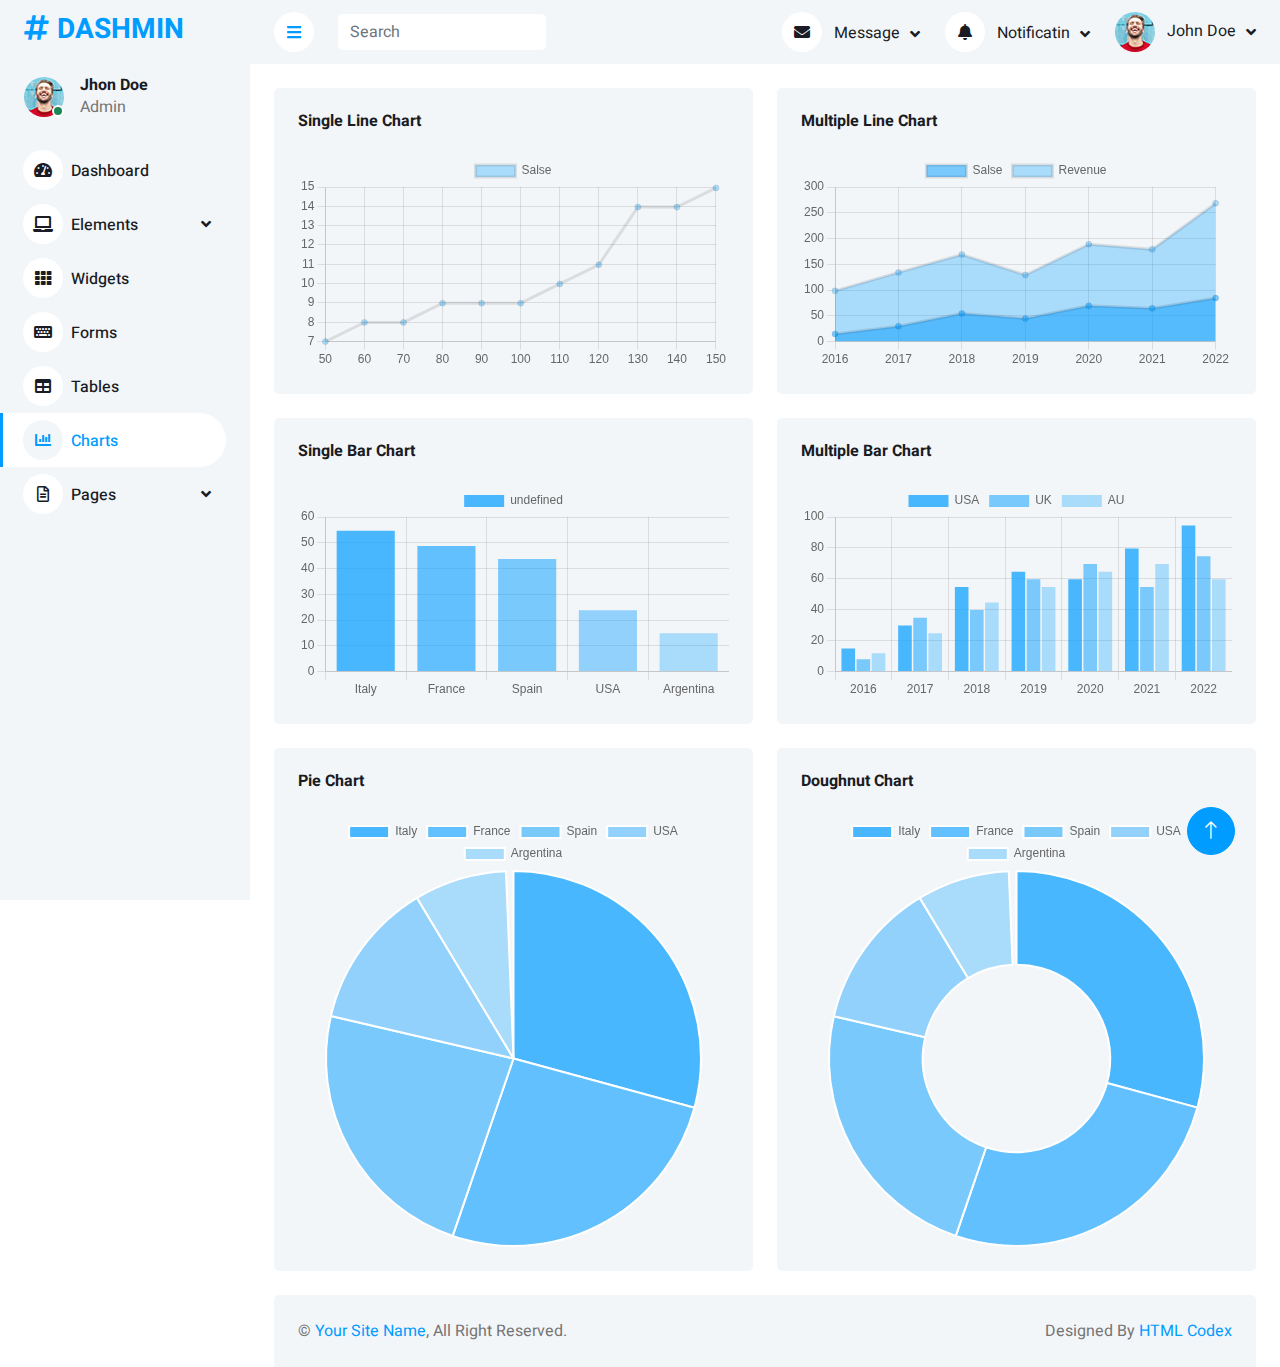
<file: adminpan/html-adm/chart.html>
<!DOCTYPE html>
<html lang="en">

<head>
    <meta charset="utf-8">
    <title>DASHMIN - Bootstrap Admin Template</title>
    <meta content="width=device-width, initial-scale=1.0" name="viewport">
    <meta content="" name="keywords">
    <meta content="" name="description">

    <!-- Favicon -->
    <link href="img/favicon.ico" rel="icon">

    <!-- Google Web Fonts -->
    <link rel="preconnect" href="https://fonts.googleapis.com">
    <link rel="preconnect" href="https://fonts.gstatic.com" crossorigin>
    <link href="https://fonts.googleapis.com/css2?family=Heebo:wght@400;500;600;700&display=swap" rel="stylesheet">
    
    <!-- Icon Font Stylesheet -->
    <link href="https://cdnjs.cloudflare.com/ajax/libs/font-awesome/5.10.0/css/all.min.css" rel="stylesheet">
    <link href="https://cdn.jsdelivr.net/npm/bootstrap-icons@1.4.1/font/bootstrap-icons.css" rel="stylesheet">

    <!-- Libraries Stylesheet -->
    <link href="lib/owlcarousel/assets/owl.carousel.min.css" rel="stylesheet">
    <link href="lib/tempusdominus/css/tempusdominus-bootstrap-4.min.css" rel="stylesheet" />

    <!-- Customized Bootstrap Stylesheet -->
    <link href="css/bootstrap.min.css" rel="stylesheet">

    <!-- Template Stylesheet -->
    <link href="css/style.css" rel="stylesheet">
</head>

<body>
    <div class="container-xxl position-relative bg-white d-flex p-0">
        <!-- Spinner Start -->
        <div id="spinner" class="show bg-white position-fixed translate-middle w-100 vh-100 top-50 start-50 d-flex align-items-center justify-content-center">
            <div class="spinner-border text-primary" style="width: 3rem; height: 3rem;" role="status">
                <span class="sr-only">Loading...</span>
            </div>
        </div>
        <!-- Spinner End -->


        <!-- Sidebar Start -->
        <div class="sidebar pe-4 pb-3">
            <nav class="navbar bg-light navbar-light">
                <a href="index.html" class="navbar-brand mx-4 mb-3">
                    <h3 class="text-primary"><i class="fa fa-hashtag me-2"></i>DASHMIN</h3>
                </a>
                <div class="d-flex align-items-center ms-4 mb-4">
                    <div class="position-relative">
                        <img class="rounded-circle" src="img/user.jpg" alt="" style="width: 40px; height: 40px;">
                        <div class="bg-success rounded-circle border border-2 border-white position-absolute end-0 bottom-0 p-1"></div>
                    </div>
                    <div class="ms-3">
                        <h6 class="mb-0">Jhon Doe</h6>
                        <span>Admin</span>
                    </div>
                </div>
                <div class="navbar-nav w-100">
                    <a href="index.html" class="nav-item nav-link"><i class="fa fa-tachometer-alt me-2"></i>Dashboard</a>
                    <div class="nav-item dropdown">
                        <a href="#" class="nav-link dropdown-toggle" data-bs-toggle="dropdown"><i class="fa fa-laptop me-2"></i>Elements</a>
                        <div class="dropdown-menu bg-transparent border-0">
                            <a href="button.html" class="dropdown-item">Buttons</a>
                            <a href="typography.html" class="dropdown-item">Typography</a>
                            <a href="element.html" class="dropdown-item">Other Elements</a>
                        </div>
                    </div>
                    <a href="widget.html" class="nav-item nav-link"><i class="fa fa-th me-2"></i>Widgets</a>
                    <a href="form.html" class="nav-item nav-link"><i class="fa fa-keyboard me-2"></i>Forms</a>
                    <a href="table.html" class="nav-item nav-link"><i class="fa fa-table me-2"></i>Tables</a>
                    <a href="chart.html" class="nav-item nav-link active"><i class="fa fa-chart-bar me-2"></i>Charts</a>
                    <div class="nav-item dropdown">
                        <a href="#" class="nav-link dropdown-toggle" data-bs-toggle="dropdown"><i class="far fa-file-alt me-2"></i>Pages</a>
                        <div class="dropdown-menu bg-transparent border-0">
                            <a href="signin.html" class="dropdown-item">Sign In</a>
                            <a href="signup.html" class="dropdown-item">Sign Up</a>
                            <a href="404.html" class="dropdown-item">404 Error</a>
                            <a href="blank.html" class="dropdown-item">Blank Page</a>
                        </div>
                    </div>
                </div>
            </nav>
        </div>
        <!-- Sidebar End -->


        <!-- Content Start -->
        <div class="content">
            <!-- Navbar Start -->
            <nav class="navbar navbar-expand bg-light navbar-light sticky-top px-4 py-0">
                <a href="index.html" class="navbar-brand d-flex d-lg-none me-4">
                    <h2 class="text-primary mb-0"><i class="fa fa-hashtag"></i></h2>
                </a>
                <a href="#" class="sidebar-toggler flex-shrink-0">
                    <i class="fa fa-bars"></i>
                </a>
                <form class="d-none d-md-flex ms-4">
                    <input class="form-control border-0" type="search" placeholder="Search">
                </form>
                <div class="navbar-nav align-items-center ms-auto">
                    <div class="nav-item dropdown">
                        <a href="#" class="nav-link dropdown-toggle" data-bs-toggle="dropdown">
                            <i class="fa fa-envelope me-lg-2"></i>
                            <span class="d-none d-lg-inline-flex">Message</span>
                        </a>
                        <div class="dropdown-menu dropdown-menu-end bg-light border-0 rounded-0 rounded-bottom m-0">
                            <a href="#" class="dropdown-item">
                                <div class="d-flex align-items-center">
                                    <img class="rounded-circle" src="img/user.jpg" alt="" style="width: 40px; height: 40px;">
                                    <div class="ms-2">
                                        <h6 class="fw-normal mb-0">Jhon send you a message</h6>
                                        <small>15 minutes ago</small>
                                    </div>
                                </div>
                            </a>
                            <hr class="dropdown-divider">
                            <a href="#" class="dropdown-item">
                                <div class="d-flex align-items-center">
                                    <img class="rounded-circle" src="img/user.jpg" alt="" style="width: 40px; height: 40px;">
                                    <div class="ms-2">
                                        <h6 class="fw-normal mb-0">Jhon send you a message</h6>
                                        <small>15 minutes ago</small>
                                    </div>
                                </div>
                            </a>
                            <hr class="dropdown-divider">
                            <a href="#" class="dropdown-item">
                                <div class="d-flex align-items-center">
                                    <img class="rounded-circle" src="img/user.jpg" alt="" style="width: 40px; height: 40px;">
                                    <div class="ms-2">
                                        <h6 class="fw-normal mb-0">Jhon send you a message</h6>
                                        <small>15 minutes ago</small>
                                    </div>
                                </div>
                            </a>
                            <hr class="dropdown-divider">
                            <a href="#" class="dropdown-item text-center">See all message</a>
                        </div>
                    </div>
                    <div class="nav-item dropdown">
                        <a href="#" class="nav-link dropdown-toggle" data-bs-toggle="dropdown">
                            <i class="fa fa-bell me-lg-2"></i>
                            <span class="d-none d-lg-inline-flex">Notificatin</span>
                        </a>
                        <div class="dropdown-menu dropdown-menu-end bg-light border-0 rounded-0 rounded-bottom m-0">
                            <a href="#" class="dropdown-item">
                                <h6 class="fw-normal mb-0">Profile updated</h6>
                                <small>15 minutes ago</small>
                            </a>
                            <hr class="dropdown-divider">
                            <a href="#" class="dropdown-item">
                                <h6 class="fw-normal mb-0">New user added</h6>
                                <small>15 minutes ago</small>
                            </a>
                            <hr class="dropdown-divider">
                            <a href="#" class="dropdown-item">
                                <h6 class="fw-normal mb-0">Password changed</h6>
                                <small>15 minutes ago</small>
                            </a>
                            <hr class="dropdown-divider">
                            <a href="#" class="dropdown-item text-center">See all notifications</a>
                        </div>
                    </div>
                    <div class="nav-item dropdown">
                        <a href="#" class="nav-link dropdown-toggle" data-bs-toggle="dropdown">
                            <img class="rounded-circle me-lg-2" src="img/user.jpg" alt="" style="width: 40px; height: 40px;">
                            <span class="d-none d-lg-inline-flex">John Doe</span>
                        </a>
                        <div class="dropdown-menu dropdown-menu-end bg-light border-0 rounded-0 rounded-bottom m-0">
                            <a href="#" class="dropdown-item">My Profile</a>
                            <a href="#" class="dropdown-item">Settings</a>
                            <a href="#" class="dropdown-item">Log Out</a>
                        </div>
                    </div>
                </div>
            </nav>
            <!-- Navbar End -->


            <!-- Chart Start -->
            <div class="container-fluid pt-4 px-4">
                <div class="row g-4">
                    <div class="col-sm-12 col-xl-6">
                        <div class="bg-light rounded h-100 p-4">
                            <h6 class="mb-4">Single Line Chart</h6>
                            <canvas id="line-chart"></canvas>
                        </div>
                    </div>
                    <div class="col-sm-12 col-xl-6">
                        <div class="bg-light rounded h-100 p-4">
                            <h6 class="mb-4">Multiple Line Chart</h6>
                            <canvas id="salse-revenue"></canvas>
                        </div>
                    </div>
                    <div class="col-sm-12 col-xl-6">
                        <div class="bg-light rounded h-100 p-4">
                            <h6 class="mb-4">Single Bar Chart</h6>
                            <canvas id="bar-chart"></canvas>
                        </div>
                    </div>
                    <div class="col-sm-12 col-xl-6">
                        <div class="bg-light rounded h-100 p-4">
                            <h6 class="mb-4">Multiple Bar Chart</h6>
                            <canvas id="worldwide-sales"></canvas>
                        </div>
                    </div>
                    <div class="col-sm-12 col-xl-6">
                        <div class="bg-light rounded h-100 p-4">
                            <h6 class="mb-4">Pie Chart</h6>
                            <canvas id="pie-chart"></canvas>
                        </div>
                    </div>
                    <div class="col-sm-12 col-xl-6">
                        <div class="bg-light rounded h-100 p-4">
                            <h6 class="mb-4">Doughnut Chart</h6>
                            <canvas id="doughnut-chart"></canvas>
                        </div>
                    </div>
                </div>
            </div>
            <!-- Chart End -->


            <!-- Footer Start -->
            <div class="container-fluid pt-4 px-4">
                <div class="bg-light rounded-top p-4">
                    <div class="row">
                        <div class="col-12 col-sm-6 text-center text-sm-start">
                            &copy; <a href="#">Your Site Name</a>, All Right Reserved. 
                        </div>
                        <div class="col-12 col-sm-6 text-center text-sm-end">
                            <!--/*** This template is free as long as you keep the footer author’s credit link/attribution link/backlink. If you'd like to use the template without the footer author’s credit link/attribution link/backlink, you can purchase the Credit Removal License from "https://htmlcodex.com/credit-removal". Thank you for your support. ***/-->
                            Designed By <a href="https://htmlcodex.com">HTML Codex</a>
                        </div>
                    </div>
                </div>
            </div>
            <!-- Footer End -->
        </div>
        <!-- Content End -->


        <!-- Back to Top -->
        <a href="#" class="btn btn-lg btn-primary btn-lg-square back-to-top"><i class="bi bi-arrow-up"></i></a>
    </div>

    <!-- JavaScript Libraries -->
    <script src="https://code.jquery.com/jquery-3.4.1.min.js"></script>
    <script src="https://cdn.jsdelivr.net/npm/bootstrap@5.0.0/dist/js/bootstrap.bundle.min.js"></script>
    <script src="lib/chart/chart.min.js"></script>
    <script src="lib/easing/easing.min.js"></script>
    <script src="lib/waypoints/waypoints.min.js"></script>
    <script src="lib/owlcarousel/owl.carousel.min.js"></script>
    <script src="lib/tempusdominus/js/moment.min.js"></script>
    <script src="lib/tempusdominus/js/moment-timezone.min.js"></script>
    <script src="lib/tempusdominus/js/tempusdominus-bootstrap-4.min.js"></script>

    <!-- Template Javascript -->
    <script src="js/main.js"></script>
</body>

</html>
</file>
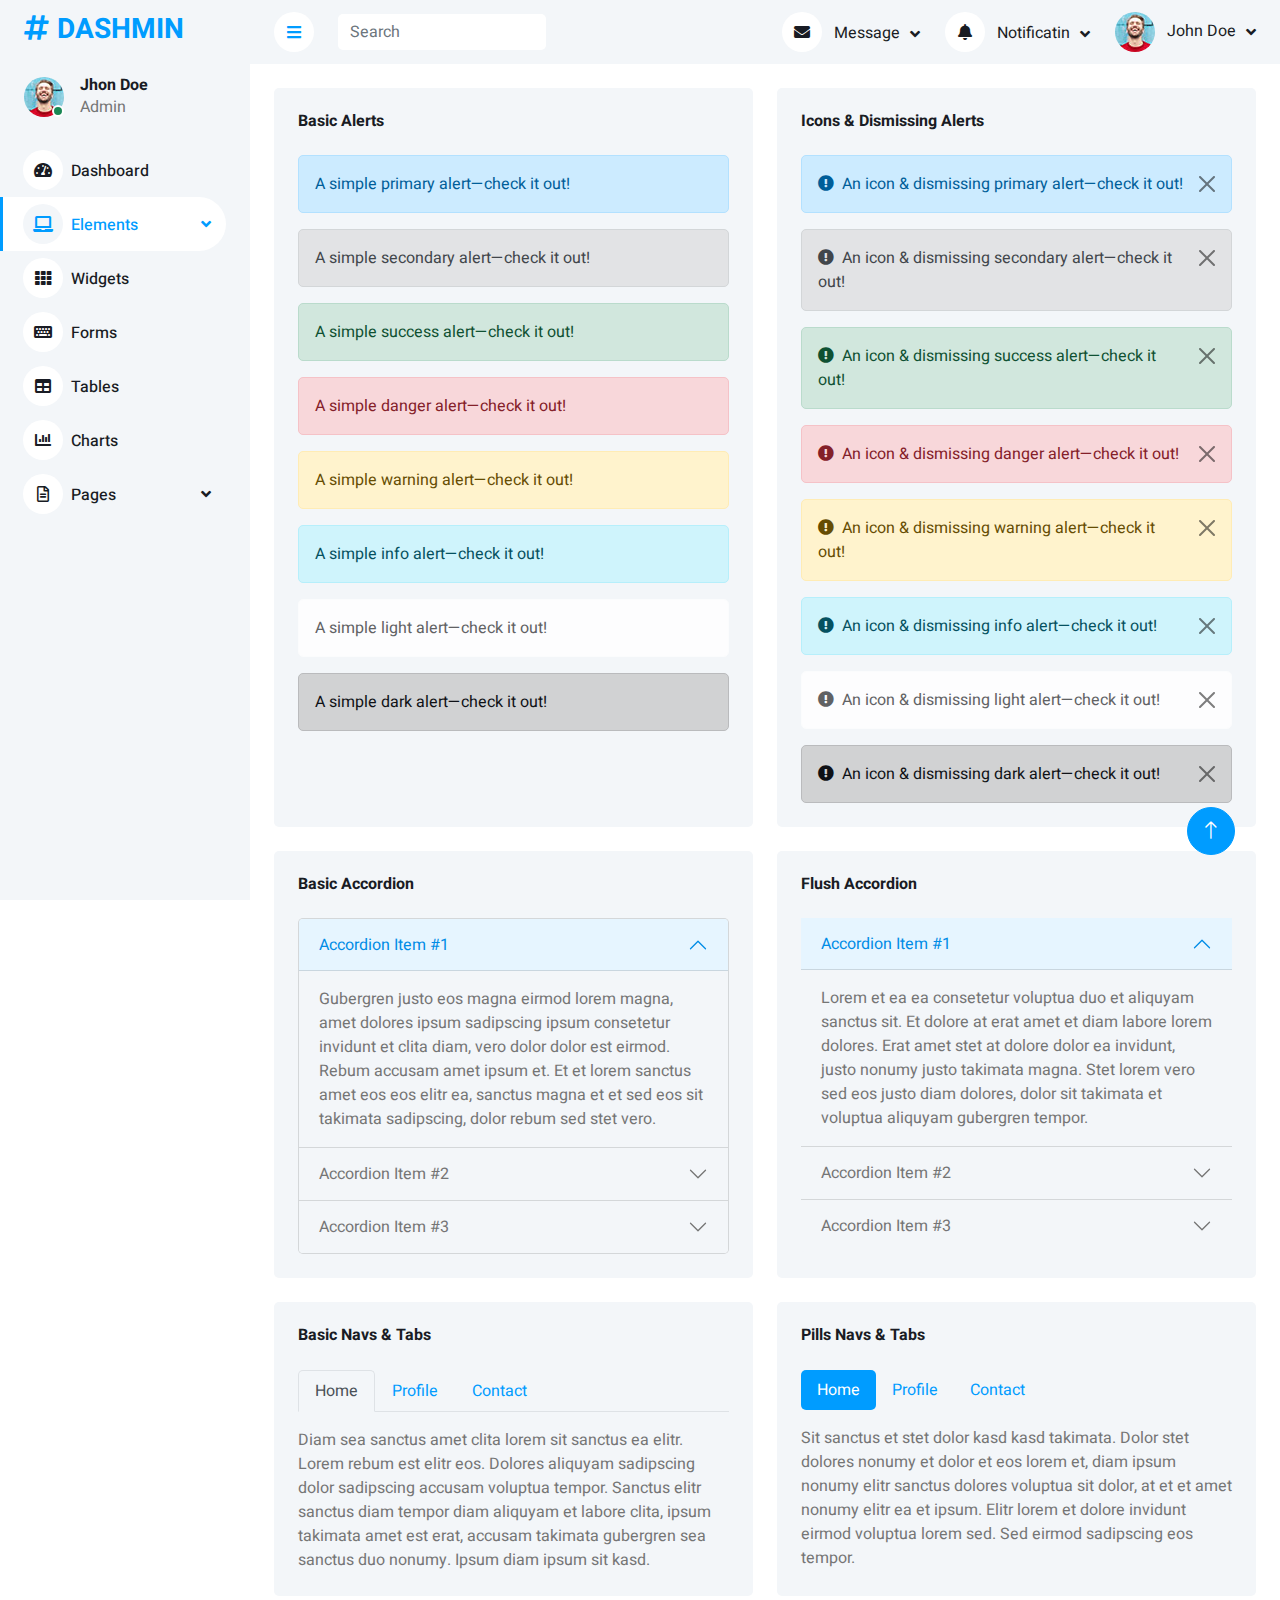
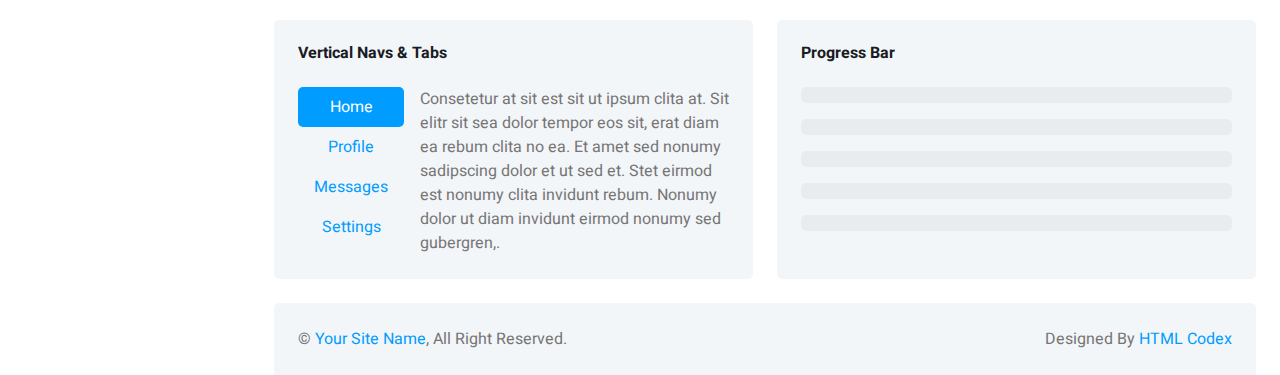
<file: adminpan/html-adm/element.html>
<!DOCTYPE html>
<html lang="en">

<head>
    <meta charset="utf-8">
    <title>DASHMIN - Bootstrap Admin Template</title>
    <meta content="width=device-width, initial-scale=1.0" name="viewport">
    <meta content="" name="keywords">
    <meta content="" name="description">

    <!-- Favicon -->
    <link href="img/favicon.ico" rel="icon">

    <!-- Google Web Fonts -->
    <link rel="preconnect" href="https://fonts.googleapis.com">
    <link rel="preconnect" href="https://fonts.gstatic.com" crossorigin>
    <link href="https://fonts.googleapis.com/css2?family=Heebo:wght@400;500;600;700&display=swap" rel="stylesheet">
    
    <!-- Icon Font Stylesheet -->
    <link href="https://cdnjs.cloudflare.com/ajax/libs/font-awesome/5.10.0/css/all.min.css" rel="stylesheet">
    <link href="https://cdn.jsdelivr.net/npm/bootstrap-icons@1.4.1/font/bootstrap-icons.css" rel="stylesheet">

    <!-- Libraries Stylesheet -->
    <link href="lib/owlcarousel/assets/owl.carousel.min.css" rel="stylesheet">
    <link href="lib/tempusdominus/css/tempusdominus-bootstrap-4.min.css" rel="stylesheet" />

    <!-- Customized Bootstrap Stylesheet -->
    <link href="css/bootstrap.min.css" rel="stylesheet">

    <!-- Template Stylesheet -->
    <link href="css/style.css" rel="stylesheet">
</head>

<body>
    <div class="container-xxl position-relative bg-white d-flex p-0">
        <!-- Spinner Start -->
        <div id="spinner" class="show bg-white position-fixed translate-middle w-100 vh-100 top-50 start-50 d-flex align-items-center justify-content-center">
            <div class="spinner-border text-primary" style="width: 3rem; height: 3rem;" role="status">
                <span class="sr-only">Loading...</span>
            </div>
        </div>
        <!-- Spinner End -->


        <!-- Sidebar Start -->
        <div class="sidebar pe-4 pb-3">
            <nav class="navbar bg-light navbar-light">
                <a href="index.html" class="navbar-brand mx-4 mb-3">
                    <h3 class="text-primary"><i class="fa fa-hashtag me-2"></i>DASHMIN</h3>
                </a>
                <div class="d-flex align-items-center ms-4 mb-4">
                    <div class="position-relative">
                        <img class="rounded-circle" src="img/user.jpg" alt="" style="width: 40px; height: 40px;">
                        <div class="bg-success rounded-circle border border-2 border-white position-absolute end-0 bottom-0 p-1"></div>
                    </div>
                    <div class="ms-3">
                        <h6 class="mb-0">Jhon Doe</h6>
                        <span>Admin</span>
                    </div>
                </div>
                <div class="navbar-nav w-100">
                    <a href="index.html" class="nav-item nav-link"><i class="fa fa-tachometer-alt me-2"></i>Dashboard</a>
                    <div class="nav-item dropdown">
                        <a href="#" class="nav-link dropdown-toggle active" data-bs-toggle="dropdown"><i class="fa fa-laptop me-2"></i>Elements</a>
                        <div class="dropdown-menu bg-transparent border-0">
                            <a href="button.html" class="dropdown-item">Buttons</a>
                            <a href="typography.html" class="dropdown-item">Typography</a>
                            <a href="element.html" class="dropdown-item active">Other Elements</a>
                        </div>
                    </div>
                    <a href="widget.html" class="nav-item nav-link"><i class="fa fa-th me-2"></i>Widgets</a>
                    <a href="form.html" class="nav-item nav-link"><i class="fa fa-keyboard me-2"></i>Forms</a>
                    <a href="table.html" class="nav-item nav-link"><i class="fa fa-table me-2"></i>Tables</a>
                    <a href="chart.html" class="nav-item nav-link"><i class="fa fa-chart-bar me-2"></i>Charts</a>
                    <div class="nav-item dropdown">
                        <a href="#" class="nav-link dropdown-toggle" data-bs-toggle="dropdown"><i class="far fa-file-alt me-2"></i>Pages</a>
                        <div class="dropdown-menu bg-transparent border-0">
                            <a href="signin.html" class="dropdown-item">Sign In</a>
                            <a href="signup.html" class="dropdown-item">Sign Up</a>
                            <a href="404.html" class="dropdown-item">404 Error</a>
                            <a href="blank.html" class="dropdown-item">Blank Page</a>
                        </div>
                    </div>
                </div>
            </nav>
        </div>
        <!-- Sidebar End -->


        <!-- Content Start -->
        <div class="content">
            <!-- Navbar Start -->
            <nav class="navbar navbar-expand bg-light navbar-light sticky-top px-4 py-0">
                <a href="index.html" class="navbar-brand d-flex d-lg-none me-4">
                    <h2 class="text-primary mb-0"><i class="fa fa-hashtag"></i></h2>
                </a>
                <a href="#" class="sidebar-toggler flex-shrink-0">
                    <i class="fa fa-bars"></i>
                </a>
                <form class="d-none d-md-flex ms-4">
                    <input class="form-control border-0" type="search" placeholder="Search">
                </form>
                <div class="navbar-nav align-items-center ms-auto">
                    <div class="nav-item dropdown">
                        <a href="#" class="nav-link dropdown-toggle" data-bs-toggle="dropdown">
                            <i class="fa fa-envelope me-lg-2"></i>
                            <span class="d-none d-lg-inline-flex">Message</span>
                        </a>
                        <div class="dropdown-menu dropdown-menu-end bg-light border-0 rounded-0 rounded-bottom m-0">
                            <a href="#" class="dropdown-item">
                                <div class="d-flex align-items-center">
                                    <img class="rounded-circle" src="img/user.jpg" alt="" style="width: 40px; height: 40px;">
                                    <div class="ms-2">
                                        <h6 class="fw-normal mb-0">Jhon send you a message</h6>
                                        <small>15 minutes ago</small>
                                    </div>
                                </div>
                            </a>
                            <hr class="dropdown-divider">
                            <a href="#" class="dropdown-item">
                                <div class="d-flex align-items-center">
                                    <img class="rounded-circle" src="img/user.jpg" alt="" style="width: 40px; height: 40px;">
                                    <div class="ms-2">
                                        <h6 class="fw-normal mb-0">Jhon send you a message</h6>
                                        <small>15 minutes ago</small>
                                    </div>
                                </div>
                            </a>
                            <hr class="dropdown-divider">
                            <a href="#" class="dropdown-item">
                                <div class="d-flex align-items-center">
                                    <img class="rounded-circle" src="img/user.jpg" alt="" style="width: 40px; height: 40px;">
                                    <div class="ms-2">
                                        <h6 class="fw-normal mb-0">Jhon send you a message</h6>
                                        <small>15 minutes ago</small>
                                    </div>
                                </div>
                            </a>
                            <hr class="dropdown-divider">
                            <a href="#" class="dropdown-item text-center">See all message</a>
                        </div>
                    </div>
                    <div class="nav-item dropdown">
                        <a href="#" class="nav-link dropdown-toggle" data-bs-toggle="dropdown">
                            <i class="fa fa-bell me-lg-2"></i>
                            <span class="d-none d-lg-inline-flex">Notificatin</span>
                        </a>
                        <div class="dropdown-menu dropdown-menu-end bg-light border-0 rounded-0 rounded-bottom m-0">
                            <a href="#" class="dropdown-item">
                                <h6 class="fw-normal mb-0">Profile updated</h6>
                                <small>15 minutes ago</small>
                            </a>
                            <hr class="dropdown-divider">
                            <a href="#" class="dropdown-item">
                                <h6 class="fw-normal mb-0">New user added</h6>
                                <small>15 minutes ago</small>
                            </a>
                            <hr class="dropdown-divider">
                            <a href="#" class="dropdown-item">
                                <h6 class="fw-normal mb-0">Password changed</h6>
                                <small>15 minutes ago</small>
                            </a>
                            <hr class="dropdown-divider">
                            <a href="#" class="dropdown-item text-center">See all notifications</a>
                        </div>
                    </div>
                    <div class="nav-item dropdown">
                        <a href="#" class="nav-link dropdown-toggle" data-bs-toggle="dropdown">
                            <img class="rounded-circle me-lg-2" src="img/user.jpg" alt="" style="width: 40px; height: 40px;">
                            <span class="d-none d-lg-inline-flex">John Doe</span>
                        </a>
                        <div class="dropdown-menu dropdown-menu-end bg-light border-0 rounded-0 rounded-bottom m-0">
                            <a href="#" class="dropdown-item">My Profile</a>
                            <a href="#" class="dropdown-item">Settings</a>
                            <a href="#" class="dropdown-item">Log Out</a>
                        </div>
                    </div>
                </div>
            </nav>
            <!-- Navbar End -->


            <!-- Other Elements Start -->
            <div class="container-fluid pt-4 px-4">
                <div class="row g-4">
                    <div class="col-sm-12 col-xl-6">
                        <div class="bg-light rounded h-100 p-4">
                            <h6 class="mb-4">Basic Alerts</h6>
                            <div class="alert alert-primary" role="alert">
                                A simple primary alert—check it out!
                            </div>
                            <div class="alert alert-secondary" role="alert">
                                A simple secondary alert—check it out!
                            </div>
                            <div class="alert alert-success" role="alert">
                                A simple success alert—check it out!
                            </div>
                            <div class="alert alert-danger" role="alert">
                                A simple danger alert—check it out!
                            </div>
                            <div class="alert alert-warning" role="alert">
                                A simple warning alert—check it out!
                            </div>
                            <div class="alert alert-info" role="alert">
                                A simple info alert—check it out!
                            </div>
                            <div class="alert alert-light" role="alert">
                                A simple light alert—check it out!
                            </div>
                            <div class="alert alert-dark mb-0" role="alert">
                                A simple dark alert—check it out!
                            </div>
                        </div>
                    </div>
                    <div class="col-sm-12 col-xl-6">
                        <div class="bg-light rounded h-100 p-4">
                            <h6 class="mb-4">Icons & Dismissing Alerts</h6>
                            <div class="alert alert-primary alert-dismissible fade show" role="alert">
                                <i class="fa fa-exclamation-circle me-2"></i>An icon & dismissing primary alert—check it out!
                                <button type="button" class="btn-close" data-bs-dismiss="alert" aria-label="Close"></button>
                            </div>
                            <div class="alert alert-secondary alert-dismissible fade show" role="alert">
                                <i class="fa fa-exclamation-circle me-2"></i>An icon & dismissing secondary alert—check it out!
                                <button type="button" class="btn-close" data-bs-dismiss="alert" aria-label="Close"></button>
                            </div>
                            <div class="alert alert-success alert-dismissible fade show" role="alert">
                                <i class="fa fa-exclamation-circle me-2"></i>An icon & dismissing success alert—check it out!
                                <button type="button" class="btn-close" data-bs-dismiss="alert" aria-label="Close"></button>
                            </div>
                            <div class="alert alert-danger alert-dismissible fade show" role="alert">
                                <i class="fa fa-exclamation-circle me-2"></i>An icon & dismissing danger alert—check it out!
                                <button type="button" class="btn-close" data-bs-dismiss="alert" aria-label="Close"></button>
                            </div>
                            <div class="alert alert-warning alert-dismissible fade show" role="alert">
                                <i class="fa fa-exclamation-circle me-2"></i>An icon & dismissing warning alert—check it out!
                                <button type="button" class="btn-close" data-bs-dismiss="alert" aria-label="Close"></button>
                            </div>
                            <div class="alert alert-info alert-dismissible fade show" role="alert">
                                <i class="fa fa-exclamation-circle me-2"></i>An icon & dismissing info alert—check it out!
                                <button type="button" class="btn-close" data-bs-dismiss="alert" aria-label="Close"></button>
                            </div>
                            <div class="alert alert-light alert-dismissible fade show" role="alert">
                                <i class="fa fa-exclamation-circle me-2"></i>An icon & dismissing light alert—check it out!
                                <button type="button" class="btn-close" data-bs-dismiss="alert" aria-label="Close"></button>
                            </div>
                            <div class="alert alert-dark alert-dismissible fade show mb-0" role="alert">
                                <i class="fa fa-exclamation-circle me-2"></i>An icon & dismissing dark alert—check it out!
                                <button type="button" class="btn-close" data-bs-dismiss="alert" aria-label="Close"></button>
                            </div>
                        </div>
                    </div>
                    <div class="col-sm-12 col-xl-6">
                        <div class="bg-light rounded h-100 p-4">
                            <h6 class="mb-4">Basic Accordion</h6>
                            <div class="accordion" id="accordionExample">
                                <div class="accordion-item">
                                    <h2 class="accordion-header" id="headingOne">
                                        <button class="accordion-button" type="button" data-bs-toggle="collapse"
                                            data-bs-target="#collapseOne" aria-expanded="true"
                                            aria-controls="collapseOne">
                                            Accordion Item #1
                                        </button>
                                    </h2>
                                    <div id="collapseOne" class="accordion-collapse collapse show"
                                        aria-labelledby="headingOne" data-bs-parent="#accordionExample">
                                        <div class="accordion-body">
                                            Gubergren justo eos magna eirmod lorem magna, amet dolores ipsum sadipscing ipsum consetetur invidunt et clita diam, vero dolor dolor est eirmod. Rebum accusam amet ipsum et. Et et lorem sanctus amet eos eos elitr ea, sanctus magna et et sed eos sit takimata sadipscing, dolor rebum sed stet vero.
                                        </div>
                                    </div>
                                </div>
                                <div class="accordion-item">
                                    <h2 class="accordion-header" id="headingTwo">
                                        <button class="accordion-button collapsed" type="button"
                                            data-bs-toggle="collapse" data-bs-target="#collapseTwo"
                                            aria-expanded="false" aria-controls="collapseTwo">
                                            Accordion Item #2
                                        </button>
                                    </h2>
                                    <div id="collapseTwo" class="accordion-collapse collapse"
                                        aria-labelledby="headingTwo" data-bs-parent="#accordionExample">
                                        <div class="accordion-body">
                                            Voluptua sit dolores consetetur ea et diam est et takimata. Et erat sadipscing dolores et stet diam ut ut diam, sit aliquyam no magna et dolore lorem dolor sit. Lorem lorem sed sed duo, eirmod sit diam ipsum sit erat, lorem sit dolor diam amet ea aliquyam tempor rebum invidunt,.
                                        </div>
                                    </div>
                                </div>
                                <div class="accordion-item">
                                    <h2 class="accordion-header" id="headingThree">
                                        <button class="accordion-button collapsed" type="button"
                                            data-bs-toggle="collapse" data-bs-target="#collapseThree"
                                            aria-expanded="false" aria-controls="collapseThree">
                                            Accordion Item #3
                                        </button>
                                    </h2>
                                    <div id="collapseThree" class="accordion-collapse collapse"
                                        aria-labelledby="headingThree" data-bs-parent="#accordionExample">
                                        <div class="accordion-body">
                                            Dolore eos dolor tempor justo sea eos amet eos kasd dolor, et diam tempor lorem dolores vero. Stet dolore gubergren nonumy diam. Consetetur sit takimata magna invidunt, dolore sea amet consetetur ea et rebum, invidunt et amet sit sea. Dolor eirmod sed magna sadipscing sadipscing lorem lorem sed, sit lorem.
                                        </div>
                                    </div>
                                </div>
                            </div>
                        </div>
                    </div>
                    <div class="col-sm-12 col-xl-6">
                        <div class="bg-light rounded h-100 p-4">
                            <h6 class="mb-4">Flush Accordion</h6>
                            <div class="accordion accordion-flush" id="accordionFlushExample">
                                <div class="accordion-item">
                                    <h2 class="accordion-header" id="flush-headingOne">
                                        <button class="accordion-button" type="button"
                                            data-bs-toggle="collapse" data-bs-target="#flush-collapseOne"
                                            aria-expanded="true" aria-controls="flush-collapseOne">
                                            Accordion Item #1
                                        </button>
                                    </h2>
                                    <div id="flush-collapseOne" class="accordion-collapse collapse show"
                                        aria-labelledby="flush-headingOne" data-bs-parent="#accordionFlushExample">
                                        <div class="accordion-body">
                                            Lorem et ea ea consetetur voluptua duo et aliquyam sanctus sit. Et dolore at erat amet et diam labore lorem dolores. Erat amet stet at dolore dolor ea invidunt, justo nonumy justo takimata magna. Stet lorem vero sed eos justo diam dolores, dolor sit takimata et voluptua aliquyam gubergren tempor.
                                        </div>
                                    </div>
                                </div>
                                <div class="accordion-item">
                                    <h2 class="accordion-header" id="flush-headingTwo">
                                        <button class="accordion-button collapsed" type="button"
                                            data-bs-toggle="collapse" data-bs-target="#flush-collapseTwo"
                                            aria-expanded="false" aria-controls="flush-collapseTwo">
                                            Accordion Item #2
                                        </button>
                                    </h2>
                                    <div id="flush-collapseTwo" class="accordion-collapse collapse"
                                        aria-labelledby="flush-headingTwo" data-bs-parent="#accordionFlushExample">
                                        <div class="accordion-body">
                                            Sea diam dolore aliquyam aliquyam diam et consetetur et. Accusam amet no invidunt invidunt et consetetur, magna ut nonumy kasd erat tempor dolor et. Diam magna dolor sed amet duo dolores magna vero. Amet sit sadipscing ea diam clita lorem sit. Vero et et et tempor diam. Ipsum eirmod sit.
                                        </div>
                                    </div>
                                </div>
                                <div class="accordion-item">
                                    <h2 class="accordion-header" id="flush-headingThree">
                                        <button class="accordion-button collapsed" type="button"
                                            data-bs-toggle="collapse" data-bs-target="#flush-collapseThree"
                                            aria-expanded="false" aria-controls="flush-collapseThree">
                                            Accordion Item #3
                                        </button>
                                    </h2>
                                    <div id="flush-collapseThree" class="accordion-collapse collapse"
                                        aria-labelledby="flush-headingThree" data-bs-parent="#accordionFlushExample">
                                        <div class="accordion-body">
                                            Sea sea sit sanctus magna gubergren kasd, magna justo ea lorem lorem. Elitr aliquyam ipsum clita consetetur duo at nonumy invidunt, invidunt eos dolore vero sit amet amet magna tempor clita, takimata diam justo stet erat et vero erat. Sit ipsum eirmod sea ut vero dolores sea clita nonumy, no.
                                        </div>
                                    </div>
                                </div>
                            </div>
                        </div>
                    </div>
                    <div class="col-sm-12 col-xl-6">
                        <div class="bg-light rounded h-100 p-4">
                            <h6 class="mb-4">Basic Navs & Tabs</h6>
                            <nav>
                                <div class="nav nav-tabs" id="nav-tab" role="tablist">
                                    <button class="nav-link active" id="nav-home-tab" data-bs-toggle="tab"
                                        data-bs-target="#nav-home" type="button" role="tab" aria-controls="nav-home"
                                        aria-selected="true">Home</button>
                                    <button class="nav-link" id="nav-profile-tab" data-bs-toggle="tab"
                                        data-bs-target="#nav-profile" type="button" role="tab"
                                        aria-controls="nav-profile" aria-selected="false">Profile</button>
                                    <button class="nav-link" id="nav-contact-tab" data-bs-toggle="tab"
                                        data-bs-target="#nav-contact" type="button" role="tab"
                                        aria-controls="nav-contact" aria-selected="false">Contact</button>
                                </div>
                            </nav>
                            <div class="tab-content pt-3" id="nav-tabContent">
                                <div class="tab-pane fade show active" id="nav-home" role="tabpanel" aria-labelledby="nav-home-tab">
                                    Diam sea sanctus amet clita lorem sit sanctus ea elitr. Lorem rebum est elitr eos. Dolores aliquyam sadipscing dolor sadipscing accusam voluptua tempor. Sanctus elitr sanctus diam tempor diam aliquyam et labore clita, ipsum takimata amet est erat, accusam takimata gubergren sea sanctus duo nonumy. Ipsum diam ipsum sit kasd.
                                </div>
                                <div class="tab-pane fade" id="nav-profile" role="tabpanel" aria-labelledby="nav-profile-tab">
                                    Sanctus vero sit kasd sea gubergren takimata consetetur elitr elitr, consetetur sadipscing takimata ipsum dolores. Accusam duo accusam et labore ea elitr ipsum tempor sit, dolore aliquyam ipsum sit amet sit. Et dolore ipsum labore invidunt rebum. Sed dolore gubergren sanctus vero diam lorem rebum elitr, erat diam dolor clita.
                                </div>
                                <div class="tab-pane fade" id="nav-contact" role="tabpanel" aria-labelledby="nav-contact-tab">
                                    Sit consetetur eirmod lorem ea magna sadipscing ipsum elitr invidunt, dolores lorem erat ipsum ut aliquyam eos lorem sed. Nonumy aliquyam ea justo eos dolores dolores duo dolores. Aliquyam dolor sea dolores sit takimata no erat vero. At lorem justo tempor lorem duo, stet kasd aliquyam ipsum voluptua labore at.
                                </div>
                            </div>
                        </div>
                    </div>
                    <div class="col-sm-12 col-xl-6">
                        <div class="bg-light rounded h-100 p-4">
                            <h6 class="mb-4">Pills Navs & Tabs</h6>
                            <ul class="nav nav-pills mb-3" id="pills-tab" role="tablist">
                                <li class="nav-item" role="presentation">
                                    <button class="nav-link active" id="pills-home-tab" data-bs-toggle="pill"
                                        data-bs-target="#pills-home" type="button" role="tab" aria-controls="pills-home"
                                        aria-selected="true">Home</button>
                                </li>
                                <li class="nav-item" role="presentation">
                                    <button class="nav-link" id="pills-profile-tab" data-bs-toggle="pill"
                                        data-bs-target="#pills-profile" type="button" role="tab"
                                        aria-controls="pills-profile" aria-selected="false">Profile</button>
                                </li>
                                <li class="nav-item" role="presentation">
                                    <button class="nav-link" id="pills-contact-tab" data-bs-toggle="pill"
                                        data-bs-target="#pills-contact" type="button" role="tab"
                                        aria-controls="pills-contact" aria-selected="false">Contact</button>
                                </li>
                            </ul>
                            <div class="tab-content" id="pills-tabContent">
                                <div class="tab-pane fade show active" id="pills-home" role="tabpanel" aria-labelledby="pills-home-tab">
                                    Sit sanctus et stet dolor kasd kasd takimata. Dolor stet dolores nonumy et dolor et eos lorem et, diam ipsum nonumy elitr sanctus dolores voluptua sit dolor, at et et amet nonumy elitr ea et ipsum. Elitr lorem et dolore invidunt eirmod voluptua lorem sed. Sed eirmod sadipscing eos tempor.
                                </div>
                                <div class="tab-pane fade" id="pills-profile" role="tabpanel" aria-labelledby="pills-profile-tab">
                                    Invidunt rebum voluptua lorem eirmod dolore. Amet no sed sanctus lorem ea. Nonumy sit stet sit magna. Rebum rebum ipsum clita erat consetetur, sit dolor sit clita et amet. Est et clita dolore takimata, sea dolores tempor erat consetetur lorem. Consetetur sea sadipscing dolor et dolores et stet, tempor elitr.
                                </div>
                                <div class="tab-pane fade" id="pills-contact" role="tabpanel" aria-labelledby="pills-contact-tab">
                                    Et diam et est sed vero ipsum voluptua dolor et, sit eos justo ipsum no ipsum amet sed aliquyam dolore, ut ipsum sanctus et consetetur. Sit ea sit clita lorem ea gubergren. Et dolore vero sanctus voluptua ipsum sadipscing amet at. Et sed dolore voluptua dolor eos tempor, erat amet.
                                </div>
                            </div>
                        </div>
                    </div>
                    <div class="col-sm-12 col-xl-6">
                        <div class="bg-light rounded h-100 p-4">
                            <h6 class="mb-4">Vertical Navs & Tabs</h6>
                            <div class="d-flex align-items-start">
                                <div class="nav flex-column nav-pills me-3" id="v-pills-tab" role="tablist"
                                    aria-orientation="vertical">
                                    <button class="nav-link active" id="v-pills-home-tab" data-bs-toggle="pill"
                                        data-bs-target="#v-pills-home" type="button" role="tab"
                                        aria-controls="v-pills-home" aria-selected="true">Home</button>
                                    <button class="nav-link" id="v-pills-profile-tab" data-bs-toggle="pill"
                                        data-bs-target="#v-pills-profile" type="button" role="tab"
                                        aria-controls="v-pills-profile" aria-selected="false">Profile</button>
                                    <button class="nav-link" id="v-pills-messages-tab" data-bs-toggle="pill"
                                        data-bs-target="#v-pills-messages" type="button" role="tab"
                                        aria-controls="v-pills-messages" aria-selected="false">Messages</button>
                                    <button class="nav-link" id="v-pills-settings-tab" data-bs-toggle="pill"
                                        data-bs-target="#v-pills-settings" type="button" role="tab"
                                        aria-controls="v-pills-settings" aria-selected="false">Settings</button>
                                </div>
                                <div class="tab-content" id="v-pills-tabContent">
                                    <div class="tab-pane fade show active" id="v-pills-home" role="tabpanel" aria-labelledby="v-pills-home-tab">
                                        Consetetur at sit est sit ut ipsum clita at. Sit elitr sit sea dolor tempor eos sit, erat diam ea rebum clita no ea. Et amet sed nonumy sadipscing dolor et ut sed et. Stet eirmod est nonumy clita invidunt rebum. Nonumy dolor ut diam invidunt eirmod nonumy sed gubergren,.
                                    </div>
                                    <div class="tab-pane fade" id="v-pills-profile" role="tabpanel" aria-labelledby="v-pills-profile-tab">
                                        Tempor et kasd accusam duo et dolor no accusam dolore, dolor sed voluptua duo no, sit et stet lorem dolor ipsum tempor consetetur vero, consetetur est eos sit eirmod erat diam accusam sadipscing sit. Takimata erat ea eirmod tempor elitr dolore sadipscing kasd justo, elitr tempor sed eos sadipscing magna.
                                    </div>
                                    <div class="tab-pane fade" id="v-pills-messages" role="tabpanel" aria-labelledby="v-pills-messages-tab">
                                        Sed kasd kasd ea clita sed lorem amet tempor est voluptua, labore stet dolores gubergren clita lorem sed nonumy at. Dolores et ut erat voluptua. Est voluptua stet accusam rebum, elitr amet sit takimata sea eirmod. Sanctus elitr amet sit dolore sea stet et ut. Dolor et sanctus elitr ut.
                                    </div>
                                    <div class="tab-pane fade" id="v-pills-settings" role="tabpanel" aria-labelledby="v-pills-settings-tab">
                                        Sit et vero kasd sea et at, aliquyam takimata et et est, labore et takimata sed ut stet sanctus, nonumy dolor invidunt sit labore et, amet et dolor sit dolor tempor et dolor ipsum nonumy, accusam clita sadipscing ut et labore labore est, dolore accusam vero at est sit. Invidunt.
                                    </div>
                                </div>
                            </div>
                        </div>
                    </div>
                    <div class="col-sm-12 col-xl-6">
                        <div class="bg-light rounded h-100 p-4">
                            <h6 class="mb-4">Progress Bar</h6>
                            <div class="pg-bar mb-3">
                                <div class="progress">
                                    <div class="progress-bar progress-bar-striped" role="progressbar" aria-valuenow="10" aria-valuemin="0" aria-valuemax="100"></div>
                                </div>
                            </div>
                            <div class="pg-bar mb-3">
                                <div class="progress">
                                    <div class="progress-bar progress-bar-striped bg-success" role="progressbar" aria-valuenow="25" aria-valuemin="0" aria-valuemax="100"></div>
                                </div>
                            </div>
                            <div class="pg-bar mb-3">
                                <div class="progress">
                                    <div class="progress-bar progress-bar-striped bg-info" role="progressbar" aria-valuenow="50" aria-valuemin="0" aria-valuemax="100"></div>
                                </div>
                            </div>
                            <div class="pg-bar mb-3">
                                <div class="progress">
                                    <div class="progress-bar progress-bar-striped bg-warning" role="progressbar" aria-valuenow="75" aria-valuemin="0" aria-valuemax="100"></div>
                                </div>
                            </div>
                            <div class="pg-bar mb-0">
                                <div class="progress">
                                    <div class="progress-bar progress-bar-striped bg-danger" role="progressbar" aria-valuenow="100" aria-valuemin="0" aria-valuemax="100"></div>
                                </div>
                            </div>
                        </div>
                    </div>
                </div>
            </div>
            <!-- Other Elements End -->


            <!-- Footer Start -->
            <div class="container-fluid pt-4 px-4">
                <div class="bg-light rounded-top p-4">
                    <div class="row">
                        <div class="col-12 col-sm-6 text-center text-sm-start">
                            &copy; <a href="#">Your Site Name</a>, All Right Reserved. 
                        </div>
                        <div class="col-12 col-sm-6 text-center text-sm-end">
                            <!--/*** This template is free as long as you keep the footer author’s credit link/attribution link/backlink. If you'd like to use the template without the footer author’s credit link/attribution link/backlink, you can purchase the Credit Removal License from "https://htmlcodex.com/credit-removal". Thank you for your support. ***/-->
                            Designed By <a href="https://htmlcodex.com">HTML Codex</a>
                        </div>
                    </div>
                </div>
            </div>
            <!-- Footer End -->
        </div>
        <!-- Content End -->


        <!-- Back to Top -->
        <a href="#" class="btn btn-lg btn-primary btn-lg-square back-to-top"><i class="bi bi-arrow-up"></i></a>
    </div>

    <!-- JavaScript Libraries -->
    <script src="https://code.jquery.com/jquery-3.4.1.min.js"></script>
    <script src="https://cdn.jsdelivr.net/npm/bootstrap@5.0.0/dist/js/bootstrap.bundle.min.js"></script>
    <script src="lib/chart/chart.min.js"></script>
    <script src="lib/easing/easing.min.js"></script>
    <script src="lib/waypoints/waypoints.min.js"></script>
    <script src="lib/owlcarousel/owl.carousel.min.js"></script>
    <script src="lib/tempusdominus/js/moment.min.js"></script>
    <script src="lib/tempusdominus/js/moment-timezone.min.js"></script>
    <script src="lib/tempusdominus/js/tempusdominus-bootstrap-4.min.js"></script>

    <!-- Template Javascript -->
    <script src="js/main.js"></script>
</body>

</html>
</file>
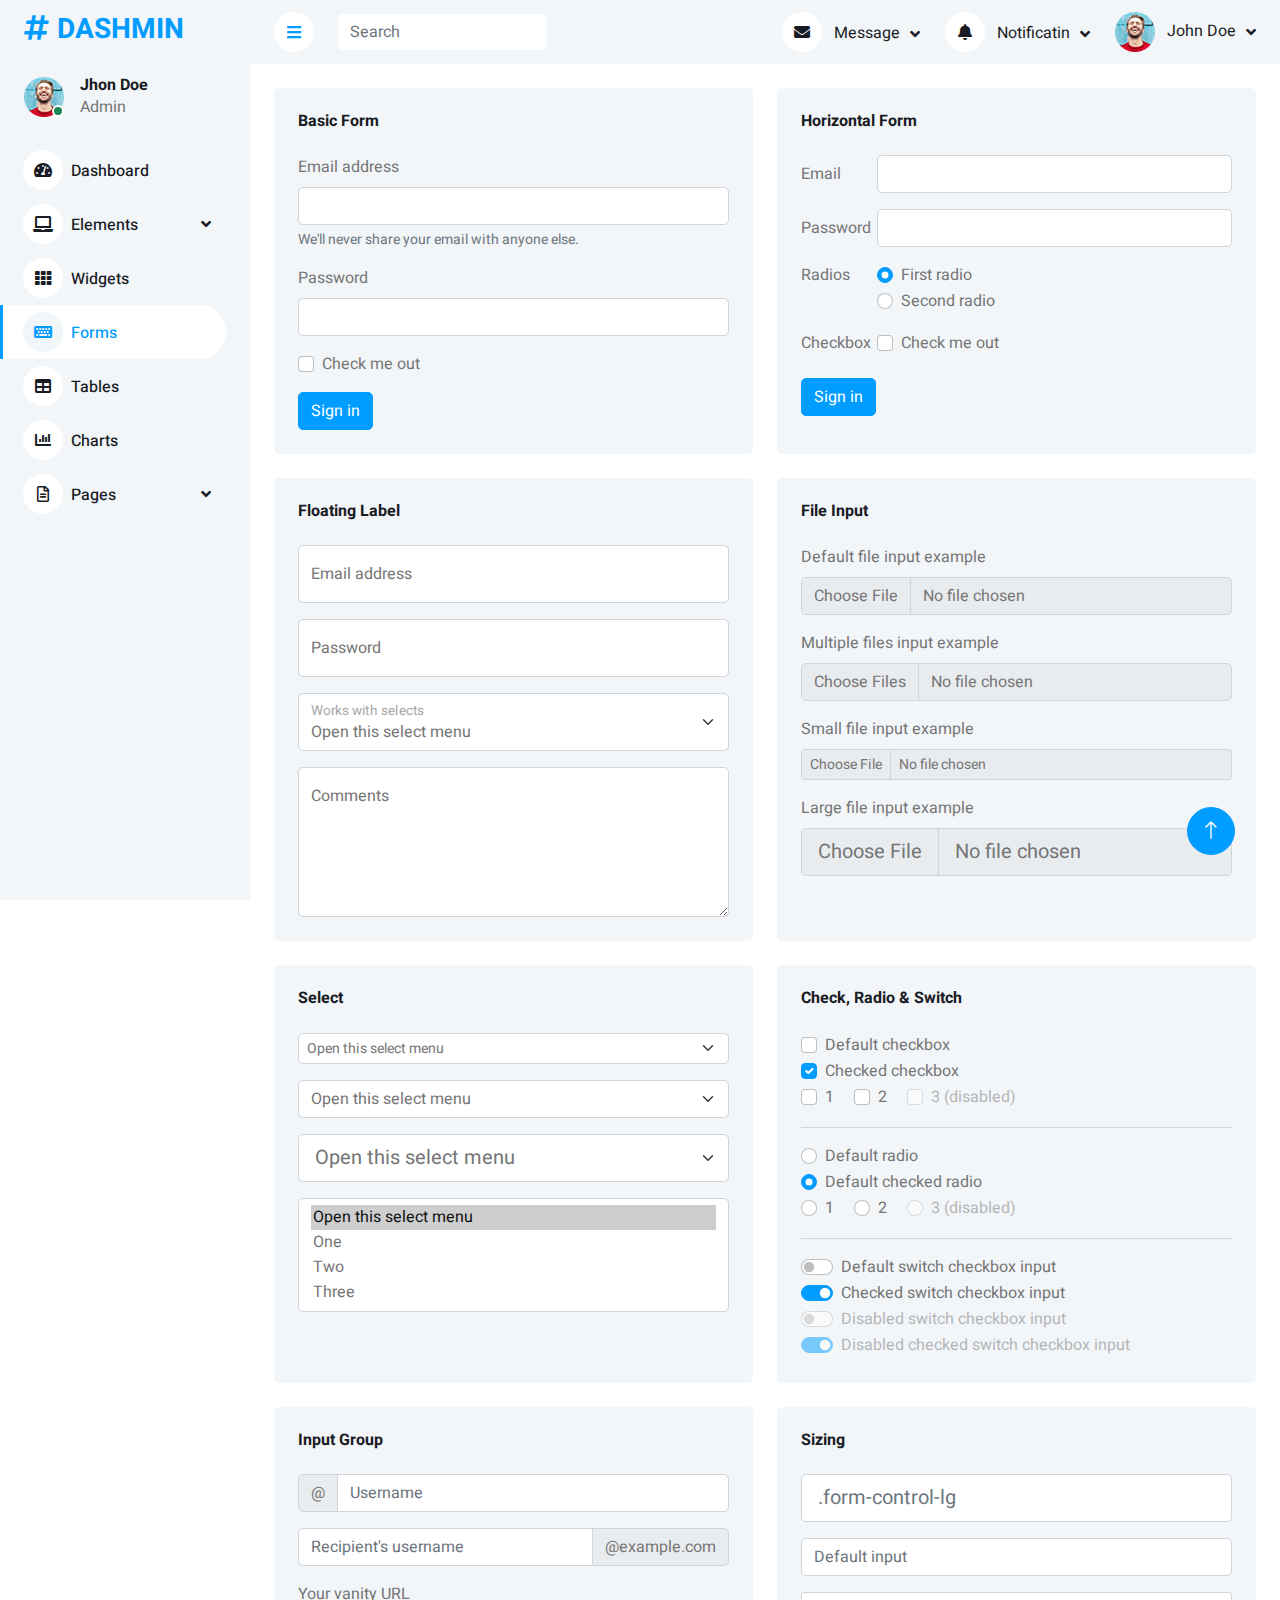
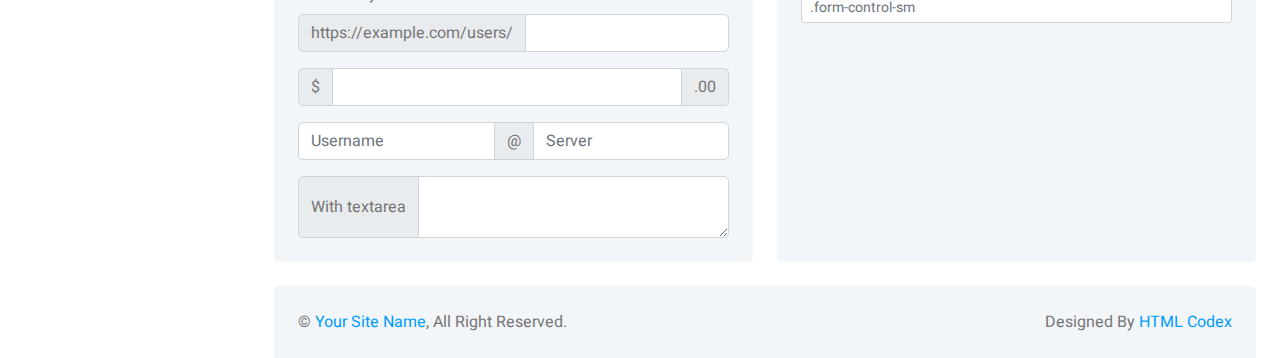
<file: adminpan/html-adm/form.html>
<!DOCTYPE html>
<html lang="en">

<head>
    <meta charset="utf-8">
    <title>DASHMIN - Bootstrap Admin Template</title>
    <meta content="width=device-width, initial-scale=1.0" name="viewport">
    <meta content="" name="keywords">
    <meta content="" name="description">

    <!-- Favicon -->
    <link href="img/favicon.ico" rel="icon">

    <!-- Google Web Fonts -->
    <link rel="preconnect" href="https://fonts.googleapis.com">
    <link rel="preconnect" href="https://fonts.gstatic.com" crossorigin>
    <link href="https://fonts.googleapis.com/css2?family=Heebo:wght@400;500;600;700&display=swap" rel="stylesheet">
    
    <!-- Icon Font Stylesheet -->
    <link href="https://cdnjs.cloudflare.com/ajax/libs/font-awesome/5.10.0/css/all.min.css" rel="stylesheet">
    <link href="https://cdn.jsdelivr.net/npm/bootstrap-icons@1.4.1/font/bootstrap-icons.css" rel="stylesheet">

    <!-- Libraries Stylesheet -->
    <link href="lib/owlcarousel/assets/owl.carousel.min.css" rel="stylesheet">
    <link href="lib/tempusdominus/css/tempusdominus-bootstrap-4.min.css" rel="stylesheet" />

    <!-- Customized Bootstrap Stylesheet -->
    <link href="css/bootstrap.min.css" rel="stylesheet">

    <!-- Template Stylesheet -->
    <link href="css/style.css" rel="stylesheet">
</head>

<body>
    <div class="container-xxl position-relative bg-white d-flex p-0">
        <!-- Spinner Start -->
        <div id="spinner" class="show bg-white position-fixed translate-middle w-100 vh-100 top-50 start-50 d-flex align-items-center justify-content-center">
            <div class="spinner-border text-primary" style="width: 3rem; height: 3rem;" role="status">
                <span class="sr-only">Loading...</span>
            </div>
        </div>
        <!-- Spinner End -->


        <!-- Sidebar Start -->
        <div class="sidebar pe-4 pb-3">
            <nav class="navbar bg-light navbar-light">
                <a href="index.html" class="navbar-brand mx-4 mb-3">
                    <h3 class="text-primary"><i class="fa fa-hashtag me-2"></i>DASHMIN</h3>
                </a>
                <div class="d-flex align-items-center ms-4 mb-4">
                    <div class="position-relative">
                        <img class="rounded-circle" src="img/user.jpg" alt="" style="width: 40px; height: 40px;">
                        <div class="bg-success rounded-circle border border-2 border-white position-absolute end-0 bottom-0 p-1"></div>
                    </div>
                    <div class="ms-3">
                        <h6 class="mb-0">Jhon Doe</h6>
                        <span>Admin</span>
                    </div>
                </div>
                <div class="navbar-nav w-100">
                    <a href="index.html" class="nav-item nav-link"><i class="fa fa-tachometer-alt me-2"></i>Dashboard</a>
                    <div class="nav-item dropdown">
                        <a href="#" class="nav-link dropdown-toggle" data-bs-toggle="dropdown"><i class="fa fa-laptop me-2"></i>Elements</a>
                        <div class="dropdown-menu bg-transparent border-0">
                            <a href="button.html" class="dropdown-item">Buttons</a>
                            <a href="typography.html" class="dropdown-item">Typography</a>
                            <a href="element.html" class="dropdown-item">Other Elements</a>
                        </div>
                    </div>
                    <a href="widget.html" class="nav-item nav-link"><i class="fa fa-th me-2"></i>Widgets</a>
                    <a href="form.html" class="nav-item nav-link active"><i class="fa fa-keyboard me-2"></i>Forms</a>
                    <a href="table.html" class="nav-item nav-link"><i class="fa fa-table me-2"></i>Tables</a>
                    <a href="chart.html" class="nav-item nav-link"><i class="fa fa-chart-bar me-2"></i>Charts</a>
                    <div class="nav-item dropdown">
                        <a href="#" class="nav-link dropdown-toggle" data-bs-toggle="dropdown"><i class="far fa-file-alt me-2"></i>Pages</a>
                        <div class="dropdown-menu bg-transparent border-0">
                            <a href="signin.html" class="dropdown-item">Sign In</a>
                            <a href="signup.html" class="dropdown-item">Sign Up</a>
                            <a href="404.html" class="dropdown-item">404 Error</a>
                            <a href="blank.html" class="dropdown-item">Blank Page</a>
                        </div>
                    </div>
                </div>
            </nav>
        </div>
        <!-- Sidebar End -->


        <!-- Content Start -->
        <div class="content">
            <!-- Navbar Start -->
            <nav class="navbar navbar-expand bg-light navbar-light sticky-top px-4 py-0">
                <a href="index.html" class="navbar-brand d-flex d-lg-none me-4">
                    <h2 class="text-primary mb-0"><i class="fa fa-hashtag"></i></h2>
                </a>
                <a href="#" class="sidebar-toggler flex-shrink-0">
                    <i class="fa fa-bars"></i>
                </a>
                <form class="d-none d-md-flex ms-4">
                    <input class="form-control border-0" type="search" placeholder="Search">
                </form>
                <div class="navbar-nav align-items-center ms-auto">
                    <div class="nav-item dropdown">
                        <a href="#" class="nav-link dropdown-toggle" data-bs-toggle="dropdown">
                            <i class="fa fa-envelope me-lg-2"></i>
                            <span class="d-none d-lg-inline-flex">Message</span>
                        </a>
                        <div class="dropdown-menu dropdown-menu-end bg-light border-0 rounded-0 rounded-bottom m-0">
                            <a href="#" class="dropdown-item">
                                <div class="d-flex align-items-center">
                                    <img class="rounded-circle" src="img/user.jpg" alt="" style="width: 40px; height: 40px;">
                                    <div class="ms-2">
                                        <h6 class="fw-normal mb-0">Jhon send you a message</h6>
                                        <small>15 minutes ago</small>
                                    </div>
                                </div>
                            </a>
                            <hr class="dropdown-divider">
                            <a href="#" class="dropdown-item">
                                <div class="d-flex align-items-center">
                                    <img class="rounded-circle" src="img/user.jpg" alt="" style="width: 40px; height: 40px;">
                                    <div class="ms-2">
                                        <h6 class="fw-normal mb-0">Jhon send you a message</h6>
                                        <small>15 minutes ago</small>
                                    </div>
                                </div>
                            </a>
                            <hr class="dropdown-divider">
                            <a href="#" class="dropdown-item">
                                <div class="d-flex align-items-center">
                                    <img class="rounded-circle" src="img/user.jpg" alt="" style="width: 40px; height: 40px;">
                                    <div class="ms-2">
                                        <h6 class="fw-normal mb-0">Jhon send you a message</h6>
                                        <small>15 minutes ago</small>
                                    </div>
                                </div>
                            </a>
                            <hr class="dropdown-divider">
                            <a href="#" class="dropdown-item text-center">See all message</a>
                        </div>
                    </div>
                    <div class="nav-item dropdown">
                        <a href="#" class="nav-link dropdown-toggle" data-bs-toggle="dropdown">
                            <i class="fa fa-bell me-lg-2"></i>
                            <span class="d-none d-lg-inline-flex">Notificatin</span>
                        </a>
                        <div class="dropdown-menu dropdown-menu-end bg-light border-0 rounded-0 rounded-bottom m-0">
                            <a href="#" class="dropdown-item">
                                <h6 class="fw-normal mb-0">Profile updated</h6>
                                <small>15 minutes ago</small>
                            </a>
                            <hr class="dropdown-divider">
                            <a href="#" class="dropdown-item">
                                <h6 class="fw-normal mb-0">New user added</h6>
                                <small>15 minutes ago</small>
                            </a>
                            <hr class="dropdown-divider">
                            <a href="#" class="dropdown-item">
                                <h6 class="fw-normal mb-0">Password changed</h6>
                                <small>15 minutes ago</small>
                            </a>
                            <hr class="dropdown-divider">
                            <a href="#" class="dropdown-item text-center">See all notifications</a>
                        </div>
                    </div>
                    <div class="nav-item dropdown">
                        <a href="#" class="nav-link dropdown-toggle" data-bs-toggle="dropdown">
                            <img class="rounded-circle me-lg-2" src="img/user.jpg" alt="" style="width: 40px; height: 40px;">
                            <span class="d-none d-lg-inline-flex">John Doe</span>
                        </a>
                        <div class="dropdown-menu dropdown-menu-end bg-light border-0 rounded-0 rounded-bottom m-0">
                            <a href="#" class="dropdown-item">My Profile</a>
                            <a href="#" class="dropdown-item">Settings</a>
                            <a href="#" class="dropdown-item">Log Out</a>
                        </div>
                    </div>
                </div>
            </nav>
            <!-- Navbar End -->


            <!-- Form Start -->
            <div class="container-fluid pt-4 px-4">
                <div class="row g-4">
                    <div class="col-sm-12 col-xl-6">
                        <div class="bg-light rounded h-100 p-4">
                            <h6 class="mb-4">Basic Form</h6>
                            <form>
                                <div class="mb-3">
                                    <label for="exampleInputEmail1" class="form-label">Email address</label>
                                    <input type="email" class="form-control" id="exampleInputEmail1"
                                        aria-describedby="emailHelp">
                                    <div id="emailHelp" class="form-text">We'll never share your email with anyone else.
                                    </div>
                                </div>
                                <div class="mb-3">
                                    <label for="exampleInputPassword1" class="form-label">Password</label>
                                    <input type="password" class="form-control" id="exampleInputPassword1">
                                </div>
                                <div class="mb-3 form-check">
                                    <input type="checkbox" class="form-check-input" id="exampleCheck1">
                                    <label class="form-check-label" for="exampleCheck1">Check me out</label>
                                </div>
                                <button type="submit" class="btn btn-primary">Sign in</button>
                            </form>
                        </div>
                    </div>
                    <div class="col-sm-12 col-xl-6">
                        <div class="bg-light rounded h-100 p-4">
                            <h6 class="mb-4">Horizontal Form</h6>
                            <form>
                                <div class="row mb-3">
                                    <label for="inputEmail3" class="col-sm-2 col-form-label">Email</label>
                                    <div class="col-sm-10">
                                        <input type="email" class="form-control" id="inputEmail3">
                                    </div>
                                </div>
                                <div class="row mb-3">
                                    <label for="inputPassword3" class="col-sm-2 col-form-label">Password</label>
                                    <div class="col-sm-10">
                                        <input type="password" class="form-control" id="inputPassword3">
                                    </div>
                                </div>
                                <fieldset class="row mb-3">
                                    <legend class="col-form-label col-sm-2 pt-0">Radios</legend>
                                    <div class="col-sm-10">
                                        <div class="form-check">
                                            <input class="form-check-input" type="radio" name="gridRadios"
                                                id="gridRadios1" value="option1" checked>
                                            <label class="form-check-label" for="gridRadios1">
                                                First radio
                                            </label>
                                        </div>
                                        <div class="form-check">
                                            <input class="form-check-input" type="radio" name="gridRadios"
                                                id="gridRadios2" value="option2">
                                            <label class="form-check-label" for="gridRadios2">
                                                Second radio
                                            </label>
                                        </div>
                                    </div>
                                </fieldset>
                                <div class="row mb-3">
                                    <legend class="col-form-label col-sm-2 pt-0">Checkbox</legend>
                                    <div class="col-sm-10">
                                        <div class="form-check">
                                            <input class="form-check-input" type="checkbox" id="gridCheck1">
                                            <label class="form-check-label" for="gridCheck1">
                                                Check me out
                                            </label>
                                        </div>
                                    </div>
                                </div>
                                <button type="submit" class="btn btn-primary">Sign in</button>
                            </form>
                        </div>
                    </div>
                    <div class="col-sm-12 col-xl-6">
                        <div class="bg-light rounded h-100 p-4">
                            <h6 class="mb-4">Floating Label</h6>
                            <div class="form-floating mb-3">
                                <input type="email" class="form-control" id="floatingInput"
                                    placeholder="name@example.com">
                                <label for="floatingInput">Email address</label>
                            </div>
                            <div class="form-floating mb-3">
                                <input type="password" class="form-control" id="floatingPassword"
                                    placeholder="Password">
                                <label for="floatingPassword">Password</label>
                            </div>
                            <div class="form-floating mb-3">
                                <select class="form-select" id="floatingSelect"
                                    aria-label="Floating label select example">
                                    <option selected>Open this select menu</option>
                                    <option value="1">One</option>
                                    <option value="2">Two</option>
                                    <option value="3">Three</option>
                                </select>
                                <label for="floatingSelect">Works with selects</label>
                            </div>
                            <div class="form-floating">
                                <textarea class="form-control" placeholder="Leave a comment here"
                                    id="floatingTextarea" style="height: 150px;"></textarea>
                                <label for="floatingTextarea">Comments</label>
                            </div>
                        </div>
                    </div>
                    <div class="col-sm-12 col-xl-6">
                        <div class="bg-light rounded h-100 p-4">
                            <h6 class="mb-4">File Input</h6>
                            <div class="mb-3">
                                <label for="formFile" class="form-label">Default file input example</label>
                                <input class="form-control" type="file" id="formFile">
                            </div>
                            <div class="mb-3">
                                <label for="formFileMultiple" class="form-label">Multiple files input example</label>
                                <input class="form-control" type="file" id="formFileMultiple" multiple>
                            </div>
                            <div class="mb-3">
                                <label for="formFileSm" class="form-label">Small file input example</label>
                                <input class="form-control form-control-sm" id="formFileSm" type="file">
                            </div>
                            <div>
                                <label for="formFileLg" class="form-label">Large file input example</label>
                                <input class="form-control form-control-lg" id="formFileLg" type="file">
                            </div>
                        </div>
                    </div>
                    <div class="col-sm-12 col-xl-6">
                        <div class="bg-light rounded h-100 p-4">
                            <h6 class="mb-4">Select</h6>
                            <select class="form-select form-select-sm mb-3" aria-label=".form-select-sm example">
                                <option selected>Open this select menu</option>
                                <option value="1">One</option>
                                <option value="2">Two</option>
                                <option value="3">Three</option>
                            </select>
                            <select class="form-select mb-3" aria-label="Default select example">
                                <option selected>Open this select menu</option>
                                <option value="1">One</option>
                                <option value="2">Two</option>
                                <option value="3">Three</option>
                            </select>
                            <select class="form-select form-select-lg mb-3" aria-label=".form-select-lg example">
                                <option selected>Open this select menu</option>
                                <option value="1">One</option>
                                <option value="2">Two</option>
                                <option value="3">Three</option>
                            </select>
                            <select class="form-select" multiple aria-label="multiple select example">
                                <option selected>Open this select menu</option>
                                <option value="1">One</option>
                                <option value="2">Two</option>
                                <option value="3">Three</option>
                            </select>
                        </div>
                    </div>
                    <div class="col-sm-12 col-xl-6">
                        <div class="bg-light rounded h-100 p-4">
                            <h6 class="mb-4">Check, Radio & Switch</h6>
                            <div class="form-check">
                                <input class="form-check-input" type="checkbox" value="" id="flexCheckDefault">
                                <label class="form-check-label" for="flexCheckDefault">
                                    Default checkbox
                                </label>
                            </div>
                            <div class="form-check">
                                <input class="form-check-input" type="checkbox" value="" id="flexCheckChecked" checked>
                                <label class="form-check-label" for="flexCheckChecked">
                                    Checked checkbox
                                </label>
                            </div>
                            <div class="form-check form-check-inline">
                                <input class="form-check-input" type="checkbox" id="inlineCheckbox1" value="option1">
                                <label class="form-check-label" for="inlineCheckbox1">1</label>
                            </div>
                            <div class="form-check form-check-inline">
                                <input class="form-check-input" type="checkbox" id="inlineCheckbox2" value="option2">
                                <label class="form-check-label" for="inlineCheckbox2">2</label>
                            </div>
                            <div class="form-check form-check-inline">
                                <input class="form-check-input" type="checkbox" id="inlineCheckbox3" value="option3"
                                    disabled>
                                <label class="form-check-label" for="inlineCheckbox3">3 (disabled)</label>
                            </div>
                            <hr>
                            <div class="form-check">
                                <input class="form-check-input" type="radio" name="flexRadioDefault"
                                    id="flexRadioDefault1">
                                <label class="form-check-label" for="flexRadioDefault1">
                                    Default radio
                                </label>
                            </div>
                            <div class="form-check">
                                <input class="form-check-input" type="radio" name="flexRadioDefault"
                                    id="flexRadioDefault2" checked>
                                <label class="form-check-label" for="flexRadioDefault2">
                                    Default checked radio
                                </label>
                            </div>
                            <div class="form-check form-check-inline">
                                <input class="form-check-input" type="radio" name="inlineRadioOptions" id="inlineRadio1"
                                    value="option1">
                                <label class="form-check-label" for="inlineRadio1">1</label>
                            </div>
                            <div class="form-check form-check-inline">
                                <input class="form-check-input" type="radio" name="inlineRadioOptions" id="inlineRadio2"
                                    value="option2">
                                <label class="form-check-label" for="inlineRadio2">2</label>
                            </div>
                            <div class="form-check form-check-inline">
                                <input class="form-check-input" type="radio" name="inlineRadioOptions" id="inlineRadio3"
                                    value="option3" disabled>
                                <label class="form-check-label" for="inlineRadio3">3 (disabled)</label>
                            </div>
                            <hr>
                            <div class="form-check form-switch">
                                <input class="form-check-input" type="checkbox" role="switch"
                                    id="flexSwitchCheckDefault">
                                <label class="form-check-label" for="flexSwitchCheckDefault">Default switch checkbox
                                    input</label>
                            </div>
                            <div class="form-check form-switch">
                                <input class="form-check-input" type="checkbox" role="switch"
                                    id="flexSwitchCheckChecked" checked>
                                <label class="form-check-label" for="flexSwitchCheckChecked">Checked switch checkbox
                                    input</label>
                            </div>
                            <div class="form-check form-switch">
                                <input class="form-check-input" type="checkbox" role="switch"
                                    id="flexSwitchCheckDisabled" disabled>
                                <label class="form-check-label" for="flexSwitchCheckDisabled">Disabled switch checkbox
                                    input</label>
                            </div>
                            <div class="form-check form-switch">
                                <input class="form-check-input" type="checkbox" role="switch"
                                    id="flexSwitchCheckCheckedDisabled" checked disabled>
                                <label class="form-check-label" for="flexSwitchCheckCheckedDisabled">Disabled checked
                                    switch checkbox input</label>
                            </div>
                        </div>
                    </div>
                    <div class="col-sm-12 col-xl-6">
                        <div class="bg-light rounded h-100 p-4">
                            <h6 class="mb-4">Input Group</h6>
                            <div class="input-group mb-3">
                                <span class="input-group-text" id="basic-addon1">@</span>
                                <input type="text" class="form-control" placeholder="Username" aria-label="Username"
                                    aria-describedby="basic-addon1">
                            </div>
                            <div class="input-group mb-3">
                                <input type="text" class="form-control" placeholder="Recipient's username"
                                    aria-label="Recipient's username" aria-describedby="basic-addon2">
                                <span class="input-group-text" id="basic-addon2">@example.com</span>
                            </div>
                            <label for="basic-url" class="form-label">Your vanity URL</label>
                            <div class="input-group mb-3">
                                <span class="input-group-text" id="basic-addon3">https://example.com/users/</span>
                                <input type="text" class="form-control" id="basic-url" aria-describedby="basic-addon3">
                            </div>
                            <div class="input-group mb-3">
                                <span class="input-group-text">$</span>
                                <input type="text" class="form-control" aria-label="Amount (to the nearest dollar)">
                                <span class="input-group-text">.00</span>
                            </div>
                            <div class="input-group mb-3">
                                <input type="text" class="form-control" placeholder="Username" aria-label="Username">
                                <span class="input-group-text">@</span>
                                <input type="text" class="form-control" placeholder="Server" aria-label="Server">
                            </div>
                            <div class="input-group">
                                <span class="input-group-text">With textarea</span>
                                <textarea class="form-control" aria-label="With textarea"></textarea>
                            </div>
                        </div>
                    </div>
                    <div class="col-sm-12 col-xl-6">
                        <div class="bg-light rounded h-100 p-4">
                            <h6 class="mb-4">Sizing</h6>
                            <input class="form-control form-control-lg mb-3" type="text" placeholder=".form-control-lg"
                                aria-label=".form-control-lg example">
                            <input class="form-control mb-3" type="text" placeholder="Default input"
                                aria-label="default input example">
                            <input class="form-control form-control-sm" type="text" placeholder=".form-control-sm"
                                aria-label=".form-control-sm example">
                        </div>
                    </div>
                </div>
            </div>
            <!-- Form End -->


            <!-- Footer Start -->
            <div class="container-fluid pt-4 px-4">
                <div class="bg-light rounded-top p-4">
                    <div class="row">
                        <div class="col-12 col-sm-6 text-center text-sm-start">
                            &copy; <a href="#">Your Site Name</a>, All Right Reserved. 
                        </div>
                        <div class="col-12 col-sm-6 text-center text-sm-end">
                            <!--/*** This template is free as long as you keep the footer author’s credit link/attribution link/backlink. If you'd like to use the template without the footer author’s credit link/attribution link/backlink, you can purchase the Credit Removal License from "https://htmlcodex.com/credit-removal". Thank you for your support. ***/-->
                            Designed By <a href="https://htmlcodex.com">HTML Codex</a>
                        </div>
                    </div>
                </div>
            </div>
            <!-- Footer End -->
        </div>
        <!-- Content End -->


        <!-- Back to Top -->
        <a href="#" class="btn btn-lg btn-primary btn-lg-square back-to-top"><i class="bi bi-arrow-up"></i></a>
    </div>

    <!-- JavaScript Libraries -->
    <script src="https://code.jquery.com/jquery-3.4.1.min.js"></script>
    <script src="https://cdn.jsdelivr.net/npm/bootstrap@5.0.0/dist/js/bootstrap.bundle.min.js"></script>
    <script src="lib/chart/chart.min.js"></script>
    <script src="lib/easing/easing.min.js"></script>
    <script src="lib/waypoints/waypoints.min.js"></script>
    <script src="lib/owlcarousel/owl.carousel.min.js"></script>
    <script src="lib/tempusdominus/js/moment.min.js"></script>
    <script src="lib/tempusdominus/js/moment-timezone.min.js"></script>
    <script src="lib/tempusdominus/js/tempusdominus-bootstrap-4.min.js"></script>

    <!-- Template Javascript -->
    <script src="js/main.js"></script>
</body>

</html>
</file>
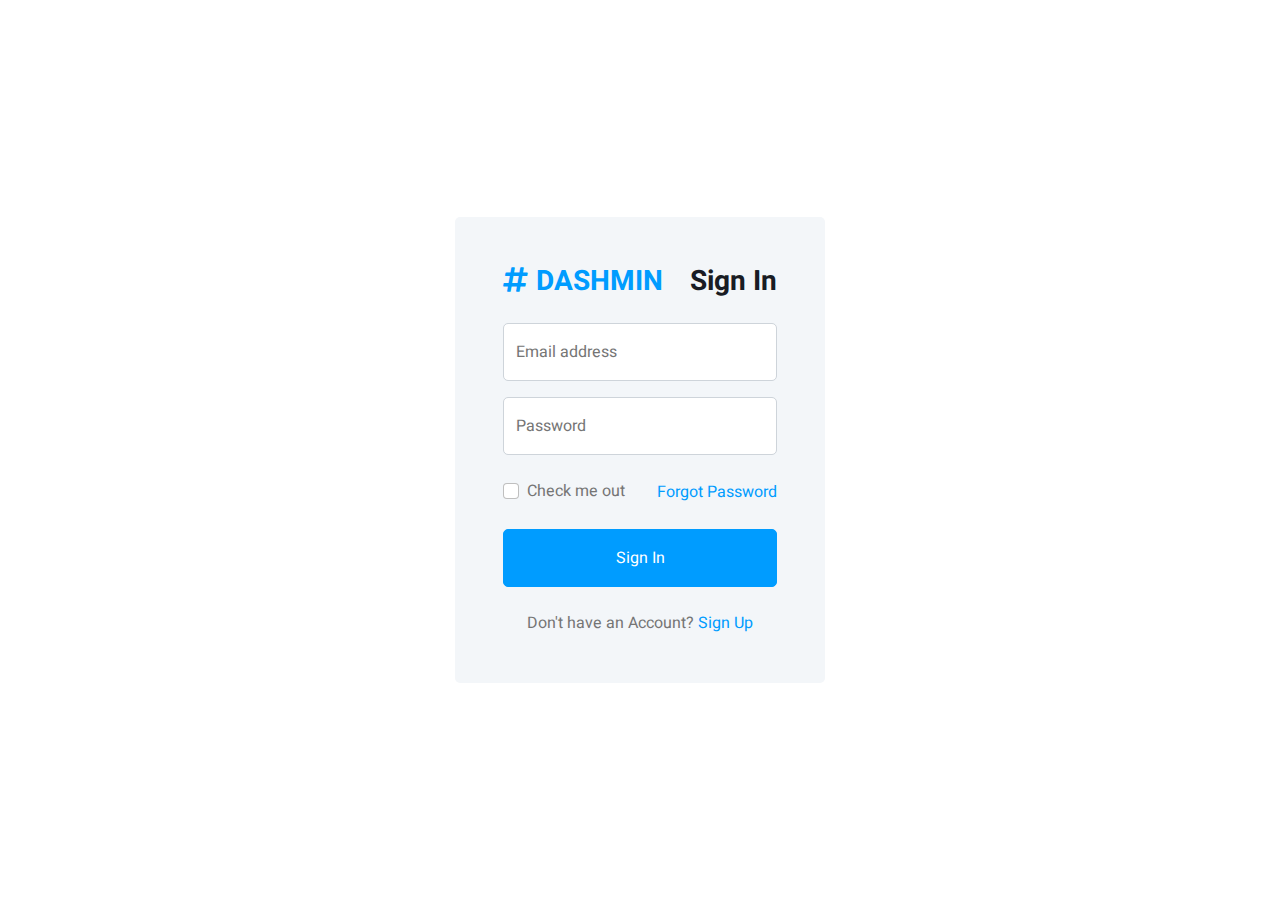
<file: adminpan/html-adm/signin.html>
<!DOCTYPE html>
<html lang="en">

<head>
    <meta charset="utf-8">
    <title>DASHMIN - Bootstrap Admin Template</title>
    <meta content="width=device-width, initial-scale=1.0" name="viewport">
    <meta content="" name="keywords">
    <meta content="" name="description">

    <!-- Favicon -->
    <link href="img/favicon.ico" rel="icon">

    <!-- Google Web Fonts -->
    <link rel="preconnect" href="https://fonts.googleapis.com">
    <link rel="preconnect" href="https://fonts.gstatic.com" crossorigin>
    <link href="https://fonts.googleapis.com/css2?family=Heebo:wght@400;500;600;700&display=swap" rel="stylesheet">
    
    <!-- Icon Font Stylesheet -->
    <link href="https://cdnjs.cloudflare.com/ajax/libs/font-awesome/5.10.0/css/all.min.css" rel="stylesheet">
    <link href="https://cdn.jsdelivr.net/npm/bootstrap-icons@1.4.1/font/bootstrap-icons.css" rel="stylesheet">

    <!-- Libraries Stylesheet -->
    <link href="lib/owlcarousel/assets/owl.carousel.min.css" rel="stylesheet">
    <link href="lib/tempusdominus/css/tempusdominus-bootstrap-4.min.css" rel="stylesheet" />

    <!-- Customized Bootstrap Stylesheet -->
    <link href="css/bootstrap.min.css" rel="stylesheet">

    <!-- Template Stylesheet -->
    <link href="css/style.css" rel="stylesheet">
</head>

<body>
    <div class="container-xxl position-relative bg-white d-flex p-0">
        <!-- Spinner Start -->
        <div id="spinner" class="show bg-white position-fixed translate-middle w-100 vh-100 top-50 start-50 d-flex align-items-center justify-content-center">
            <div class="spinner-border text-primary" style="width: 3rem; height: 3rem;" role="status">
                <span class="sr-only">Loading...</span>
            </div>
        </div>
        <!-- Spinner End -->


        <!-- Sign In Start -->
        <div class="container-fluid">
            <div class="row h-100 align-items-center justify-content-center" style="min-height: 100vh;">
                <div class="col-12 col-sm-8 col-md-6 col-lg-5 col-xl-4">
                    <div class="bg-light rounded p-4 p-sm-5 my-4 mx-3">
                        <div class="d-flex align-items-center justify-content-between mb-3">
                            <a href="index.html" class="">
                                <h3 class="text-primary"><i class="fa fa-hashtag me-2"></i>DASHMIN</h3>
                            </a>
                            <h3>Sign In</h3>
                        </div>
                        <div class="form-floating mb-3">
                            <input type="email" class="form-control" id="floatingInput" placeholder="name@example.com">
                            <label for="floatingInput">Email address</label>
                        </div>
                        <div class="form-floating mb-4">
                            <input type="password" class="form-control" id="floatingPassword" placeholder="Password">
                            <label for="floatingPassword">Password</label>
                        </div>
                        <div class="d-flex align-items-center justify-content-between mb-4">
                            <div class="form-check">
                                <input type="checkbox" class="form-check-input" id="exampleCheck1">
                                <label class="form-check-label" for="exampleCheck1">Check me out</label>
                            </div>
                            <a href="">Forgot Password</a>
                        </div>
                        <button type="submit" class="btn btn-primary py-3 w-100 mb-4">Sign In</button>
                        <p class="text-center mb-0">Don't have an Account? <a href="">Sign Up</a></p>
                    </div>
                </div>
            </div>
        </div>
        <!-- Sign In End -->
    </div>

    <!-- JavaScript Libraries -->
    <script src="https://code.jquery.com/jquery-3.4.1.min.js"></script>
    <script src="https://cdn.jsdelivr.net/npm/bootstrap@5.0.0/dist/js/bootstrap.bundle.min.js"></script>
    <script src="lib/chart/chart.min.js"></script>
    <script src="lib/easing/easing.min.js"></script>
    <script src="lib/waypoints/waypoints.min.js"></script>
    <script src="lib/owlcarousel/owl.carousel.min.js"></script>
    <script src="lib/tempusdominus/js/moment.min.js"></script>
    <script src="lib/tempusdominus/js/moment-timezone.min.js"></script>
    <script src="lib/tempusdominus/js/tempusdominus-bootstrap-4.min.js"></script>

    <!-- Template Javascript -->
    <script src="js/main.js"></script>
</body>

</html>
</file>
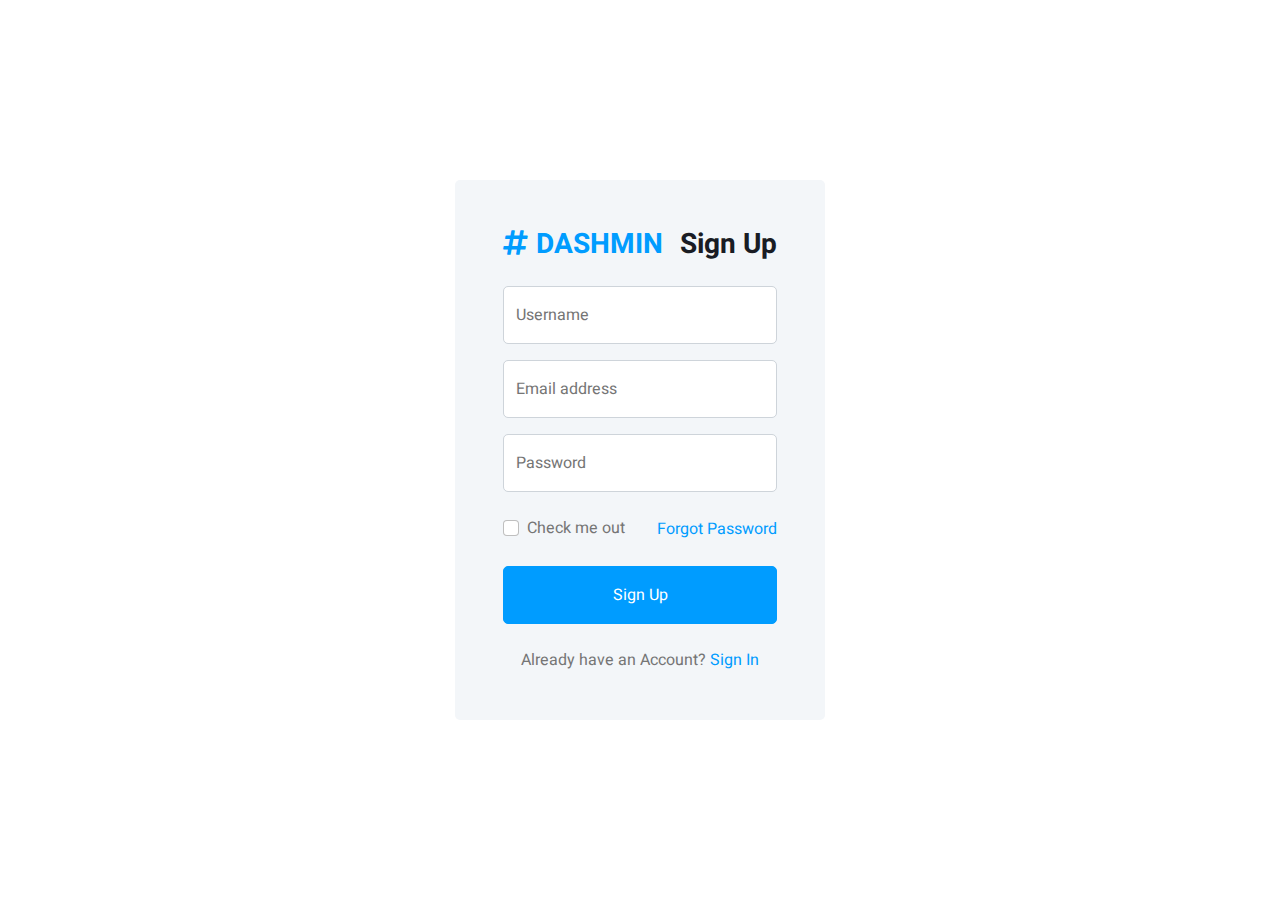
<file: adminpan/html-adm/signup.html>
<!DOCTYPE html>
<html lang="en">

<head>
    <meta charset="utf-8">
    <title>DASHMIN - Bootstrap Admin Template</title>
    <meta content="width=device-width, initial-scale=1.0" name="viewport">
    <meta content="" name="keywords">
    <meta content="" name="description">

    <!-- Favicon -->
    <link href="img/favicon.ico" rel="icon">

    <!-- Google Web Fonts -->
    <link rel="preconnect" href="https://fonts.googleapis.com">
    <link rel="preconnect" href="https://fonts.gstatic.com" crossorigin>
    <link href="https://fonts.googleapis.com/css2?family=Heebo:wght@400;500;600;700&display=swap" rel="stylesheet">
    
    <!-- Icon Font Stylesheet -->
    <link href="https://cdnjs.cloudflare.com/ajax/libs/font-awesome/5.10.0/css/all.min.css" rel="stylesheet">
    <link href="https://cdn.jsdelivr.net/npm/bootstrap-icons@1.4.1/font/bootstrap-icons.css" rel="stylesheet">

    <!-- Libraries Stylesheet -->
    <link href="lib/owlcarousel/assets/owl.carousel.min.css" rel="stylesheet">
    <link href="lib/tempusdominus/css/tempusdominus-bootstrap-4.min.css" rel="stylesheet" />

    <!-- Customized Bootstrap Stylesheet -->
    <link href="css/bootstrap.min.css" rel="stylesheet">

    <!-- Template Stylesheet -->
    <link href="css/style.css" rel="stylesheet">
</head>

<body>
    <div class="container-xxl position-relative bg-white d-flex p-0">
        <!-- Spinner Start -->
        <div id="spinner" class="show bg-white position-fixed translate-middle w-100 vh-100 top-50 start-50 d-flex align-items-center justify-content-center">
            <div class="spinner-border text-primary" style="width: 3rem; height: 3rem;" role="status">
                <span class="sr-only">Loading...</span>
            </div>
        </div>
        <!-- Spinner End -->


        <!-- Sign Up Start -->
        <div class="container-fluid">
            <div class="row h-100 align-items-center justify-content-center" style="min-height: 100vh;">
                <div class="col-12 col-sm-8 col-md-6 col-lg-5 col-xl-4">
                    <div class="bg-light rounded p-4 p-sm-5 my-4 mx-3">
                        <div class="d-flex align-items-center justify-content-between mb-3">
                            <a href="index.html" class="">
                                <h3 class="text-primary"><i class="fa fa-hashtag me-2"></i>DASHMIN</h3>
                            </a>
                            <h3>Sign Up</h3>
                        </div>
                        <div class="form-floating mb-3">
                            <input type="text" class="form-control" id="floatingText" placeholder="jhondoe">
                            <label for="floatingText">Username</label>
                        </div>
                        <div class="form-floating mb-3">
                            <input type="email" class="form-control" id="floatingInput" placeholder="name@example.com">
                            <label for="floatingInput">Email address</label>
                        </div>
                        <div class="form-floating mb-4">
                            <input type="password" class="form-control" id="floatingPassword" placeholder="Password">
                            <label for="floatingPassword">Password</label>
                        </div>
                        <div class="d-flex align-items-center justify-content-between mb-4">
                            <div class="form-check">
                                <input type="checkbox" class="form-check-input" id="exampleCheck1">
                                <label class="form-check-label" for="exampleCheck1">Check me out</label>
                            </div>
                            <a href="">Forgot Password</a>
                        </div>
                        <button type="submit" class="btn btn-primary py-3 w-100 mb-4">Sign Up</button>
                        <p class="text-center mb-0">Already have an Account? <a href="">Sign In</a></p>
                    </div>
                </div>
            </div>
        </div>
        <!-- Sign Up End -->
    </div>

    <!-- JavaScript Libraries -->
    <script src="https://code.jquery.com/jquery-3.4.1.min.js"></script>
    <script src="https://cdn.jsdelivr.net/npm/bootstrap@5.0.0/dist/js/bootstrap.bundle.min.js"></script>
    <script src="lib/chart/chart.min.js"></script>
    <script src="lib/easing/easing.min.js"></script>
    <script src="lib/waypoints/waypoints.min.js"></script>
    <script src="lib/owlcarousel/owl.carousel.min.js"></script>
    <script src="lib/tempusdominus/js/moment.min.js"></script>
    <script src="lib/tempusdominus/js/moment-timezone.min.js"></script>
    <script src="lib/tempusdominus/js/tempusdominus-bootstrap-4.min.js"></script>

    <!-- Template Javascript -->
    <script src="js/main.js"></script>
</body>

</html>
</file>
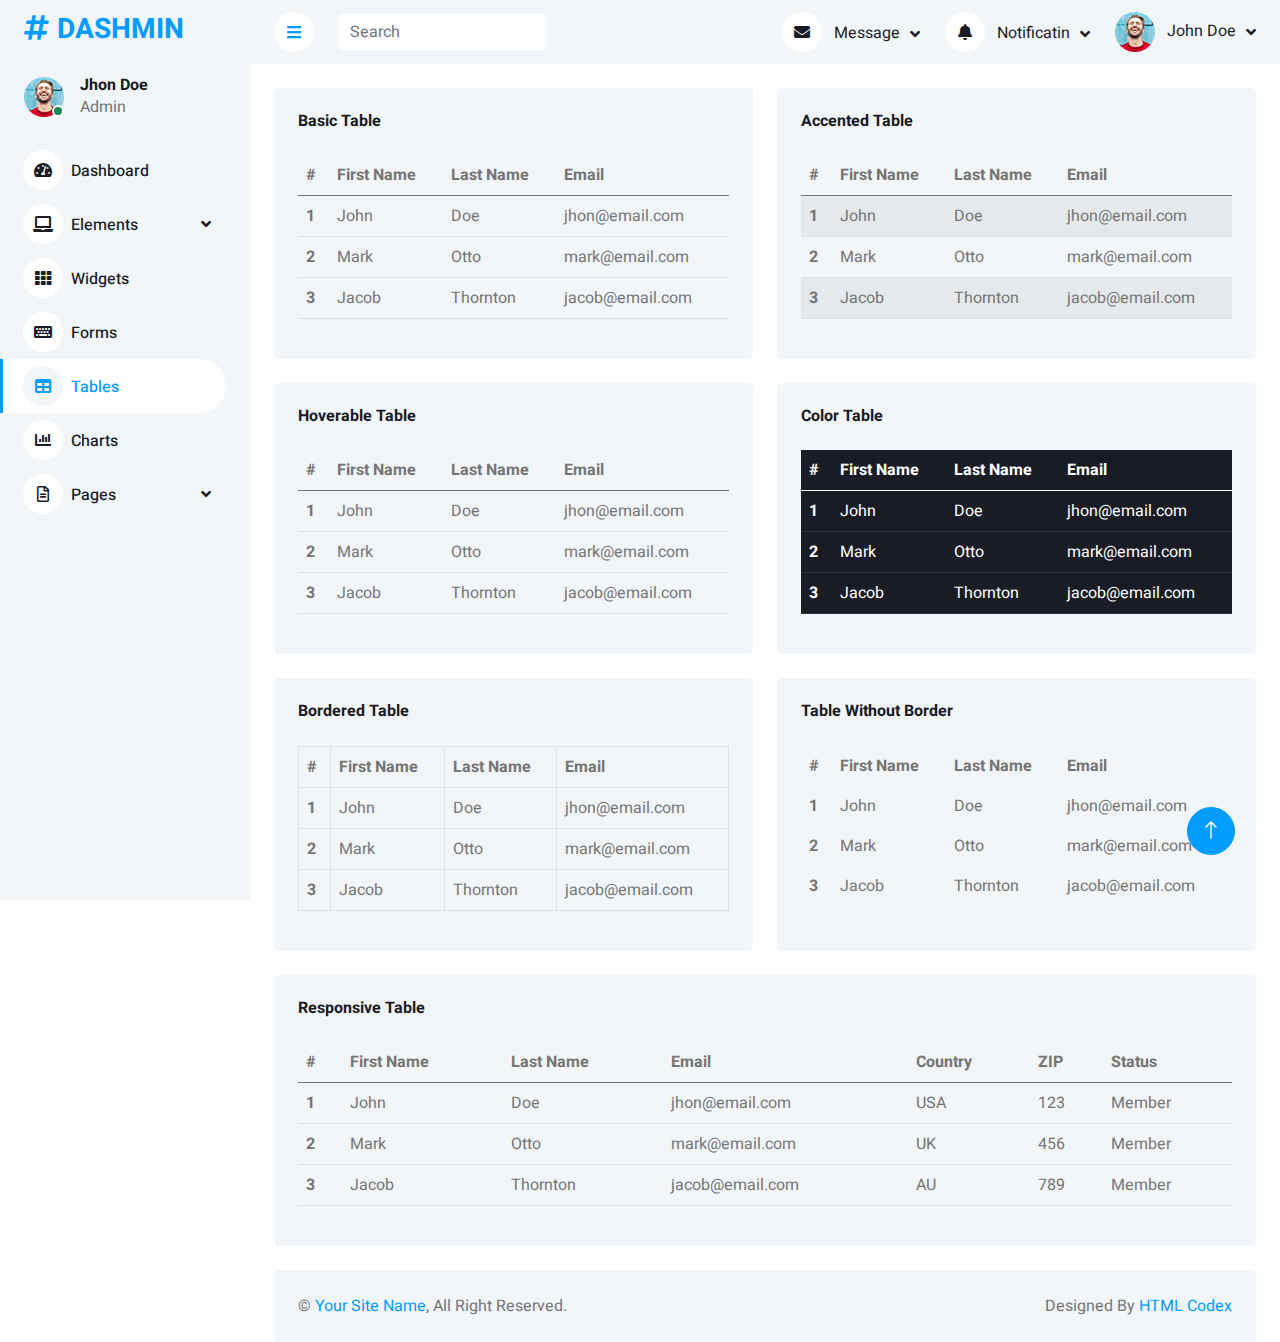
<file: adminpan/html-adm/table.html>
<!DOCTYPE html>
<html lang="en">

<head>
    <meta charset="utf-8">
    <title>DASHMIN - Bootstrap Admin Template</title>
    <meta content="width=device-width, initial-scale=1.0" name="viewport">
    <meta content="" name="keywords">
    <meta content="" name="description">

    <!-- Favicon -->
    <link href="img/favicon.ico" rel="icon">

    <!-- Google Web Fonts -->
    <link rel="preconnect" href="https://fonts.googleapis.com">
    <link rel="preconnect" href="https://fonts.gstatic.com" crossorigin>
    <link href="https://fonts.googleapis.com/css2?family=Heebo:wght@400;500;600;700&display=swap" rel="stylesheet">
    
    <!-- Icon Font Stylesheet -->
    <link href="https://cdnjs.cloudflare.com/ajax/libs/font-awesome/5.10.0/css/all.min.css" rel="stylesheet">
    <link href="https://cdn.jsdelivr.net/npm/bootstrap-icons@1.4.1/font/bootstrap-icons.css" rel="stylesheet">

    <!-- Libraries Stylesheet -->
    <link href="lib/owlcarousel/assets/owl.carousel.min.css" rel="stylesheet">
    <link href="lib/tempusdominus/css/tempusdominus-bootstrap-4.min.css" rel="stylesheet" />

    <!-- Customized Bootstrap Stylesheet -->
    <link href="css/bootstrap.min.css" rel="stylesheet">

    <!-- Template Stylesheet -->
    <link href="css/style.css" rel="stylesheet">
</head>

<body>
    <div class="container-xxl position-relative bg-white d-flex p-0">
        <!-- Spinner Start -->
        <div id="spinner" class="show bg-white position-fixed translate-middle w-100 vh-100 top-50 start-50 d-flex align-items-center justify-content-center">
            <div class="spinner-border text-primary" style="width: 3rem; height: 3rem;" role="status">
                <span class="sr-only">Loading...</span>
            </div>
        </div>
        <!-- Spinner End -->


        <!-- Sidebar Start -->
        <div class="sidebar pe-4 pb-3">
            <nav class="navbar bg-light navbar-light">
                <a href="index.html" class="navbar-brand mx-4 mb-3">
                    <h3 class="text-primary"><i class="fa fa-hashtag me-2"></i>DASHMIN</h3>
                </a>
                <div class="d-flex align-items-center ms-4 mb-4">
                    <div class="position-relative">
                        <img class="rounded-circle" src="img/user.jpg" alt="" style="width: 40px; height: 40px;">
                        <div class="bg-success rounded-circle border border-2 border-white position-absolute end-0 bottom-0 p-1"></div>
                    </div>
                    <div class="ms-3">
                        <h6 class="mb-0">Jhon Doe</h6>
                        <span>Admin</span>
                    </div>
                </div>
                <div class="navbar-nav w-100">
                    <a href="index.html" class="nav-item nav-link"><i class="fa fa-tachometer-alt me-2"></i>Dashboard</a>
                    <div class="nav-item dropdown">
                        <a href="#" class="nav-link dropdown-toggle" data-bs-toggle="dropdown"><i class="fa fa-laptop me-2"></i>Elements</a>
                        <div class="dropdown-menu bg-transparent border-0">
                            <a href="button.html" class="dropdown-item">Buttons</a>
                            <a href="typography.html" class="dropdown-item">Typography</a>
                            <a href="element.html" class="dropdown-item">Other Elements</a>
                        </div>
                    </div>
                    <a href="widget.html" class="nav-item nav-link"><i class="fa fa-th me-2"></i>Widgets</a>
                    <a href="form.html" class="nav-item nav-link"><i class="fa fa-keyboard me-2"></i>Forms</a>
                    <a href="table.html" class="nav-item nav-link active"><i class="fa fa-table me-2"></i>Tables</a>
                    <a href="chart.html" class="nav-item nav-link"><i class="fa fa-chart-bar me-2"></i>Charts</a>
                    <div class="nav-item dropdown">
                        <a href="#" class="nav-link dropdown-toggle" data-bs-toggle="dropdown"><i class="far fa-file-alt me-2"></i>Pages</a>
                        <div class="dropdown-menu bg-transparent border-0">
                            <a href="signin.html" class="dropdown-item">Sign In</a>
                            <a href="signup.html" class="dropdown-item">Sign Up</a>
                            <a href="404.html" class="dropdown-item">404 Error</a>
                            <a href="blank.html" class="dropdown-item">Blank Page</a>
                        </div>
                    </div>
                </div>
            </nav>
        </div>
        <!-- Sidebar End -->


        <!-- Content Start -->
        <div class="content">
            <!-- Navbar Start -->
            <nav class="navbar navbar-expand bg-light navbar-light sticky-top px-4 py-0">
                <a href="index.html" class="navbar-brand d-flex d-lg-none me-4">
                    <h2 class="text-primary mb-0"><i class="fa fa-hashtag"></i></h2>
                </a>
                <a href="#" class="sidebar-toggler flex-shrink-0">
                    <i class="fa fa-bars"></i>
                </a>
                <form class="d-none d-md-flex ms-4">
                    <input class="form-control border-0" type="search" placeholder="Search">
                </form>
                <div class="navbar-nav align-items-center ms-auto">
                    <div class="nav-item dropdown">
                        <a href="#" class="nav-link dropdown-toggle" data-bs-toggle="dropdown">
                            <i class="fa fa-envelope me-lg-2"></i>
                            <span class="d-none d-lg-inline-flex">Message</span>
                        </a>
                        <div class="dropdown-menu dropdown-menu-end bg-light border-0 rounded-0 rounded-bottom m-0">
                            <a href="#" class="dropdown-item">
                                <div class="d-flex align-items-center">
                                    <img class="rounded-circle" src="img/user.jpg" alt="" style="width: 40px; height: 40px;">
                                    <div class="ms-2">
                                        <h6 class="fw-normal mb-0">Jhon send you a message</h6>
                                        <small>15 minutes ago</small>
                                    </div>
                                </div>
                            </a>
                            <hr class="dropdown-divider">
                            <a href="#" class="dropdown-item">
                                <div class="d-flex align-items-center">
                                    <img class="rounded-circle" src="img/user.jpg" alt="" style="width: 40px; height: 40px;">
                                    <div class="ms-2">
                                        <h6 class="fw-normal mb-0">Jhon send you a message</h6>
                                        <small>15 minutes ago</small>
                                    </div>
                                </div>
                            </a>
                            <hr class="dropdown-divider">
                            <a href="#" class="dropdown-item">
                                <div class="d-flex align-items-center">
                                    <img class="rounded-circle" src="img/user.jpg" alt="" style="width: 40px; height: 40px;">
                                    <div class="ms-2">
                                        <h6 class="fw-normal mb-0">Jhon send you a message</h6>
                                        <small>15 minutes ago</small>
                                    </div>
                                </div>
                            </a>
                            <hr class="dropdown-divider">
                            <a href="#" class="dropdown-item text-center">See all message</a>
                        </div>
                    </div>
                    <div class="nav-item dropdown">
                        <a href="#" class="nav-link dropdown-toggle" data-bs-toggle="dropdown">
                            <i class="fa fa-bell me-lg-2"></i>
                            <span class="d-none d-lg-inline-flex">Notificatin</span>
                        </a>
                        <div class="dropdown-menu dropdown-menu-end bg-light border-0 rounded-0 rounded-bottom m-0">
                            <a href="#" class="dropdown-item">
                                <h6 class="fw-normal mb-0">Profile updated</h6>
                                <small>15 minutes ago</small>
                            </a>
                            <hr class="dropdown-divider">
                            <a href="#" class="dropdown-item">
                                <h6 class="fw-normal mb-0">New user added</h6>
                                <small>15 minutes ago</small>
                            </a>
                            <hr class="dropdown-divider">
                            <a href="#" class="dropdown-item">
                                <h6 class="fw-normal mb-0">Password changed</h6>
                                <small>15 minutes ago</small>
                            </a>
                            <hr class="dropdown-divider">
                            <a href="#" class="dropdown-item text-center">See all notifications</a>
                        </div>
                    </div>
                    <div class="nav-item dropdown">
                        <a href="#" class="nav-link dropdown-toggle" data-bs-toggle="dropdown">
                            <img class="rounded-circle me-lg-2" src="img/user.jpg" alt="" style="width: 40px; height: 40px;">
                            <span class="d-none d-lg-inline-flex">John Doe</span>
                        </a>
                        <div class="dropdown-menu dropdown-menu-end bg-light border-0 rounded-0 rounded-bottom m-0">
                            <a href="#" class="dropdown-item">My Profile</a>
                            <a href="#" class="dropdown-item">Settings</a>
                            <a href="#" class="dropdown-item">Log Out</a>
                        </div>
                    </div>
                </div>
            </nav>
            <!-- Navbar End -->


            <!-- Table Start -->
            <div class="container-fluid pt-4 px-4">
                <div class="row g-4">
                    <div class="col-sm-12 col-xl-6">
                        <div class="bg-light rounded h-100 p-4">
                            <h6 class="mb-4">Basic Table</h6>
                            <table class="table">
                                <thead>
                                    <tr>
                                        <th scope="col">#</th>
                                        <th scope="col">First Name</th>
                                        <th scope="col">Last Name</th>
                                        <th scope="col">Email</th>
                                    </tr>
                                </thead>
                                <tbody>
                                    <tr>
                                        <th scope="row">1</th>
                                        <td>John</td>
                                        <td>Doe</td>
                                        <td>jhon@email.com</td>
                                    </tr>
                                    <tr>
                                        <th scope="row">2</th>
                                        <td>Mark</td>
                                        <td>Otto</td>
                                        <td>mark@email.com</td>
                                    </tr>
                                    <tr>
                                        <th scope="row">3</th>
                                        <td>Jacob</td>
                                        <td>Thornton</td>
                                        <td>jacob@email.com</td>
                                    </tr>
                                </tbody>
                            </table>
                        </div>
                    </div>
                    <div class="col-sm-12 col-xl-6">
                        <div class="bg-light rounded h-100 p-4">
                            <h6 class="mb-4">Accented Table</h6>
                            <table class="table table-striped">
                                <thead>
                                    <tr>
                                        <th scope="col">#</th>
                                        <th scope="col">First Name</th>
                                        <th scope="col">Last Name</th>
                                        <th scope="col">Email</th>
                                    </tr>
                                </thead>
                                <tbody>
                                    <tr>
                                        <th scope="row">1</th>
                                        <td>John</td>
                                        <td>Doe</td>
                                        <td>jhon@email.com</td>
                                    </tr>
                                    <tr>
                                        <th scope="row">2</th>
                                        <td>Mark</td>
                                        <td>Otto</td>
                                        <td>mark@email.com</td>
                                    </tr>
                                    <tr>
                                        <th scope="row">3</th>
                                        <td>Jacob</td>
                                        <td>Thornton</td>
                                        <td>jacob@email.com</td>
                                    </tr>
                                </tbody>
                            </table>
                        </div>
                    </div>
                    <div class="col-sm-12 col-xl-6">
                        <div class="bg-light rounded h-100 p-4">
                            <h6 class="mb-4">Hoverable Table</h6>
                            <table class="table table-hover">
                                <thead>
                                    <tr>
                                        <th scope="col">#</th>
                                        <th scope="col">First Name</th>
                                        <th scope="col">Last Name</th>
                                        <th scope="col">Email</th>
                                    </tr>
                                </thead>
                                <tbody>
                                    <tr>
                                        <th scope="row">1</th>
                                        <td>John</td>
                                        <td>Doe</td>
                                        <td>jhon@email.com</td>
                                    </tr>
                                    <tr>
                                        <th scope="row">2</th>
                                        <td>Mark</td>
                                        <td>Otto</td>
                                        <td>mark@email.com</td>
                                    </tr>
                                    <tr>
                                        <th scope="row">3</th>
                                        <td>Jacob</td>
                                        <td>Thornton</td>
                                        <td>jacob@email.com</td>
                                    </tr>
                                </tbody>
                            </table>
                        </div>
                    </div>
                    <div class="col-sm-12 col-xl-6">
                        <div class="bg-light rounded h-100 p-4">
                            <h6 class="mb-4">Color Table</h6>
                            <table class="table table-dark">
                                <thead>
                                    <tr>
                                        <th scope="col">#</th>
                                        <th scope="col">First Name</th>
                                        <th scope="col">Last Name</th>
                                        <th scope="col">Email</th>
                                    </tr>
                                </thead>
                                <tbody>
                                    <tr>
                                        <th scope="row">1</th>
                                        <td>John</td>
                                        <td>Doe</td>
                                        <td>jhon@email.com</td>
                                    </tr>
                                    <tr>
                                        <th scope="row">2</th>
                                        <td>Mark</td>
                                        <td>Otto</td>
                                        <td>mark@email.com</td>
                                    </tr>
                                    <tr>
                                        <th scope="row">3</th>
                                        <td>Jacob</td>
                                        <td>Thornton</td>
                                        <td>jacob@email.com</td>
                                    </tr>
                                </tbody>
                            </table>
                        </div>
                    </div>
                    <div class="col-sm-12 col-xl-6">
                        <div class="bg-light rounded h-100 p-4">
                            <h6 class="mb-4">Bordered Table</h6>
                            <table class="table table-bordered">
                                <thead>
                                    <tr>
                                        <th scope="col">#</th>
                                        <th scope="col">First Name</th>
                                        <th scope="col">Last Name</th>
                                        <th scope="col">Email</th>
                                    </tr>
                                </thead>
                                <tbody>
                                    <tr>
                                        <th scope="row">1</th>
                                        <td>John</td>
                                        <td>Doe</td>
                                        <td>jhon@email.com</td>
                                    </tr>
                                    <tr>
                                        <th scope="row">2</th>
                                        <td>Mark</td>
                                        <td>Otto</td>
                                        <td>mark@email.com</td>
                                    </tr>
                                    <tr>
                                        <th scope="row">3</th>
                                        <td>Jacob</td>
                                        <td>Thornton</td>
                                        <td>jacob@email.com</td>
                                    </tr>
                                </tbody>
                            </table>
                        </div>
                    </div>
                    <div class="col-sm-12 col-xl-6">
                        <div class="bg-light rounded h-100 p-4">
                            <h6 class="mb-4">Table Without Border</h6>
                            <table class="table table-borderless">
                                <thead>
                                    <tr>
                                        <th scope="col">#</th>
                                        <th scope="col">First Name</th>
                                        <th scope="col">Last Name</th>
                                        <th scope="col">Email</th>
                                    </tr>
                                </thead>
                                <tbody>
                                    <tr>
                                        <th scope="row">1</th>
                                        <td>John</td>
                                        <td>Doe</td>
                                        <td>jhon@email.com</td>
                                    </tr>
                                    <tr>
                                        <th scope="row">2</th>
                                        <td>Mark</td>
                                        <td>Otto</td>
                                        <td>mark@email.com</td>
                                    </tr>
                                    <tr>
                                        <th scope="row">3</th>
                                        <td>Jacob</td>
                                        <td>Thornton</td>
                                        <td>jacob@email.com</td>
                                    </tr>
                                </tbody>
                            </table>
                        </div>
                    </div>
                    <div class="col-12">
                        <div class="bg-light rounded h-100 p-4">
                            <h6 class="mb-4">Responsive Table</h6>
                            <div class="table-responsive">
                                <table class="table">
                                    <thead>
                                        <tr>
                                            <th scope="col">#</th>
                                            <th scope="col">First Name</th>
                                            <th scope="col">Last Name</th>
                                            <th scope="col">Email</th>
                                            <th scope="col">Country</th>
                                            <th scope="col">ZIP</th>
                                            <th scope="col">Status</th>
                                        </tr>
                                    </thead>
                                    <tbody>
                                        <tr>
                                            <th scope="row">1</th>
                                            <td>John</td>
                                            <td>Doe</td>
                                            <td>jhon@email.com</td>
                                            <td>USA</td>
                                            <td>123</td>
                                            <td>Member</td>
                                        </tr>
                                        <tr>
                                            <th scope="row">2</th>
                                            <td>Mark</td>
                                            <td>Otto</td>
                                            <td>mark@email.com</td>
                                            <td>UK</td>
                                            <td>456</td>
                                            <td>Member</td>
                                        </tr>
                                        <tr>
                                            <th scope="row">3</th>
                                            <td>Jacob</td>
                                            <td>Thornton</td>
                                            <td>jacob@email.com</td>
                                            <td>AU</td>
                                            <td>789</td>
                                            <td>Member</td>
                                        </tr>
                                    </tbody>
                                </table>
                            </div>
                        </div>
                    </div>
                </div>
            </div>
            <!-- Table End -->


            <!-- Footer Start -->
            <div class="container-fluid pt-4 px-4">
                <div class="bg-light rounded-top p-4">
                    <div class="row">
                        <div class="col-12 col-sm-6 text-center text-sm-start">
                            &copy; <a href="#">Your Site Name</a>, All Right Reserved. 
                        </div>
                        <div class="col-12 col-sm-6 text-center text-sm-end">
                            <!--/*** This template is free as long as you keep the footer author’s credit link/attribution link/backlink. If you'd like to use the template without the footer author’s credit link/attribution link/backlink, you can purchase the Credit Removal License from "https://htmlcodex.com/credit-removal". Thank you for your support. ***/-->
                            Designed By <a href="https://htmlcodex.com">HTML Codex</a>
                        </div>
                    </div>
                </div>
            </div>
            <!-- Footer End -->
        </div>
        <!-- Content End -->


        <!-- Back to Top -->
        <a href="#" class="btn btn-lg btn-primary btn-lg-square back-to-top"><i class="bi bi-arrow-up"></i></a>
    </div>

    <!-- JavaScript Libraries -->
    <script src="https://code.jquery.com/jquery-3.4.1.min.js"></script>
    <script src="https://cdn.jsdelivr.net/npm/bootstrap@5.0.0/dist/js/bootstrap.bundle.min.js"></script>
    <script src="lib/chart/chart.min.js"></script>
    <script src="lib/easing/easing.min.js"></script>
    <script src="lib/waypoints/waypoints.min.js"></script>
    <script src="lib/owlcarousel/owl.carousel.min.js"></script>
    <script src="lib/tempusdominus/js/moment.min.js"></script>
    <script src="lib/tempusdominus/js/moment-timezone.min.js"></script>
    <script src="lib/tempusdominus/js/tempusdominus-bootstrap-4.min.js"></script>

    <!-- Template Javascript -->
    <script src="js/main.js"></script>
</body>

</html>
</file>
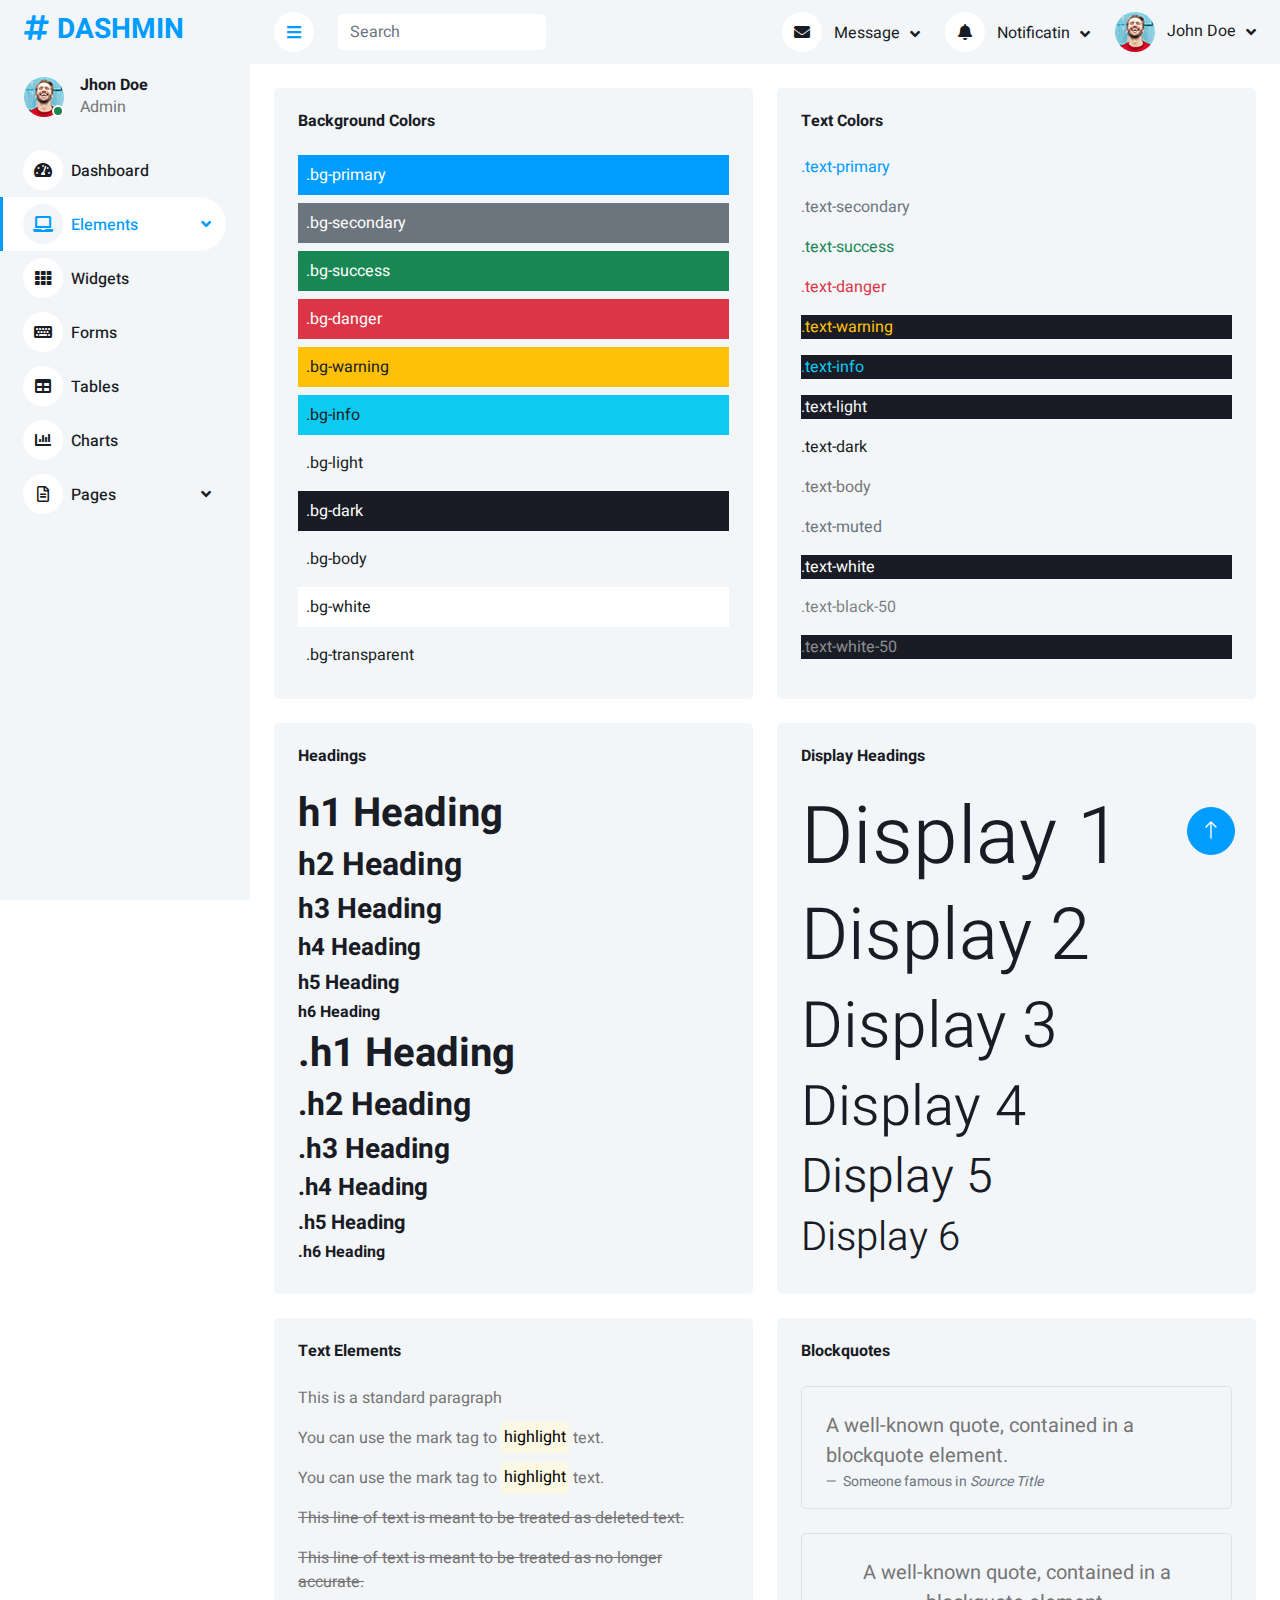
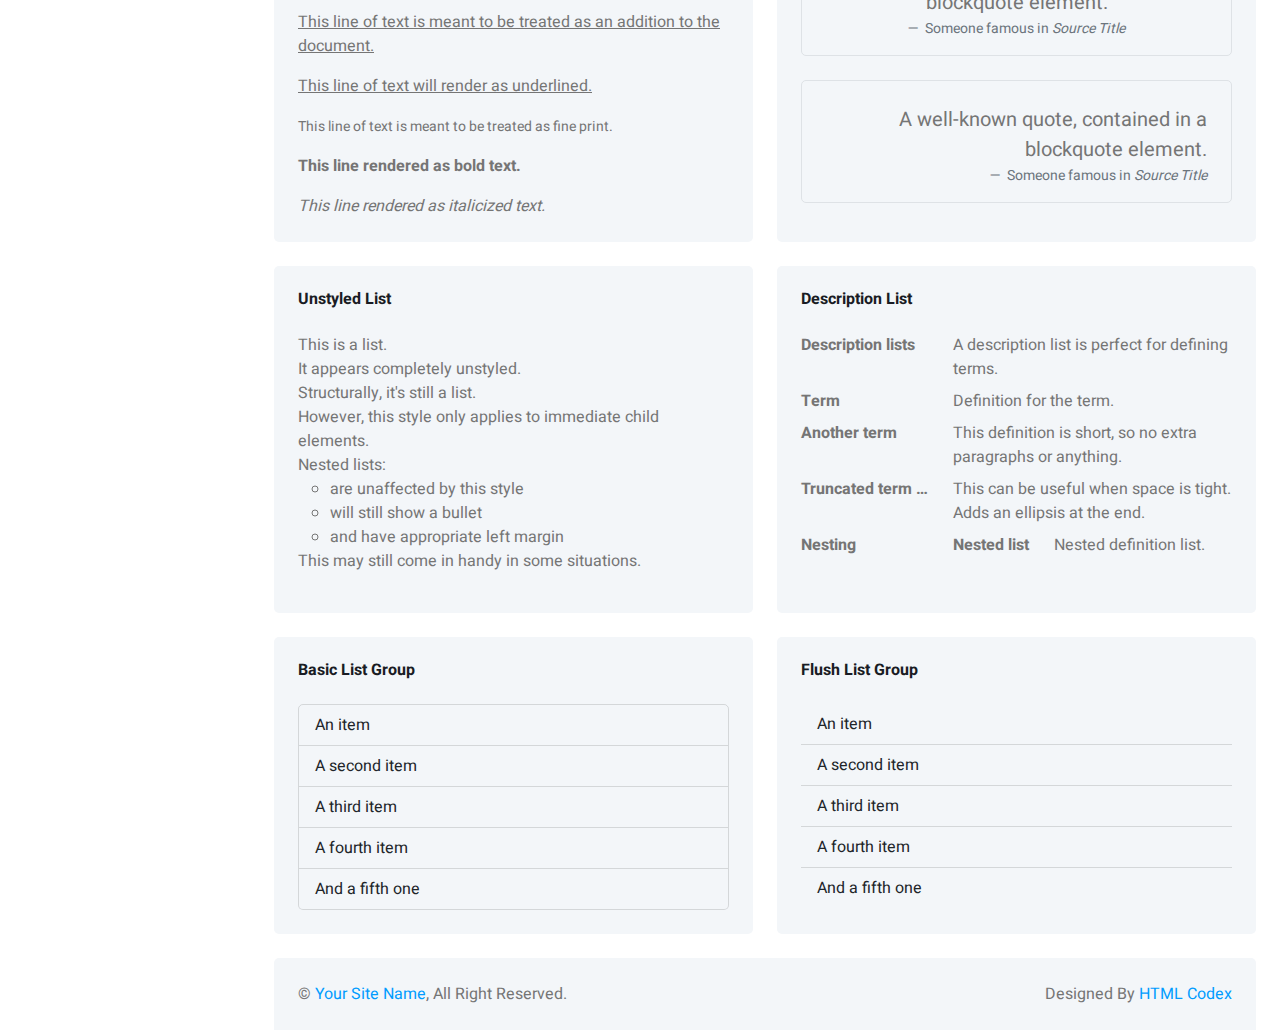
<file: adminpan/html-adm/typography.html>
<!DOCTYPE html>
<html lang="en">

<head>
    <meta charset="utf-8">
    <title>DASHMIN - Bootstrap Admin Template</title>
    <meta content="width=device-width, initial-scale=1.0" name="viewport">
    <meta content="" name="keywords">
    <meta content="" name="description">

    <!-- Favicon -->
    <link href="img/favicon.ico" rel="icon">

    <!-- Google Web Fonts -->
    <link rel="preconnect" href="https://fonts.googleapis.com">
    <link rel="preconnect" href="https://fonts.gstatic.com" crossorigin>
    <link href="https://fonts.googleapis.com/css2?family=Heebo:wght@400;500;600;700&display=swap" rel="stylesheet">
    
    <!-- Icon Font Stylesheet -->
    <link href="https://cdnjs.cloudflare.com/ajax/libs/font-awesome/5.10.0/css/all.min.css" rel="stylesheet">
    <link href="https://cdn.jsdelivr.net/npm/bootstrap-icons@1.4.1/font/bootstrap-icons.css" rel="stylesheet">

    <!-- Libraries Stylesheet -->
    <link href="lib/owlcarousel/assets/owl.carousel.min.css" rel="stylesheet">
    <link href="lib/tempusdominus/css/tempusdominus-bootstrap-4.min.css" rel="stylesheet" />

    <!-- Customized Bootstrap Stylesheet -->
    <link href="css/bootstrap.min.css" rel="stylesheet">

    <!-- Template Stylesheet -->
    <link href="css/style.css" rel="stylesheet">
</head>

<body>
    <div class="container-xxl position-relative bg-white d-flex p-0">
        <!-- Spinner Start -->
        <div id="spinner" class="show bg-white position-fixed translate-middle w-100 vh-100 top-50 start-50 d-flex align-items-center justify-content-center">
            <div class="spinner-border text-primary" style="width: 3rem; height: 3rem;" role="status">
                <span class="sr-only">Loading...</span>
            </div>
        </div>
        <!-- Spinner End -->


        <!-- Sidebar Start -->
        <div class="sidebar pe-4 pb-3">
            <nav class="navbar bg-light navbar-light">
                <a href="index.html" class="navbar-brand mx-4 mb-3">
                    <h3 class="text-primary"><i class="fa fa-hashtag me-2"></i>DASHMIN</h3>
                </a>
                <div class="d-flex align-items-center ms-4 mb-4">
                    <div class="position-relative">
                        <img class="rounded-circle" src="img/user.jpg" alt="" style="width: 40px; height: 40px;">
                        <div class="bg-success rounded-circle border border-2 border-white position-absolute end-0 bottom-0 p-1"></div>
                    </div>
                    <div class="ms-3">
                        <h6 class="mb-0">Jhon Doe</h6>
                        <span>Admin</span>
                    </div>
                </div>
                <div class="navbar-nav w-100">
                    <a href="index.html" class="nav-item nav-link"><i class="fa fa-tachometer-alt me-2"></i>Dashboard</a>
                    <div class="nav-item dropdown">
                        <a href="#" class="nav-link dropdown-toggle active" data-bs-toggle="dropdown"><i class="fa fa-laptop me-2"></i>Elements</a>
                        <div class="dropdown-menu bg-transparent border-0">
                            <a href="button.html" class="dropdown-item">Buttons</a>
                            <a href="typography.html" class="dropdown-item active">Typography</a>
                            <a href="element.html" class="dropdown-item">Other Elements</a>
                        </div>
                    </div>
                    <a href="widget.html" class="nav-item nav-link"><i class="fa fa-th me-2"></i>Widgets</a>
                    <a href="form.html" class="nav-item nav-link"><i class="fa fa-keyboard me-2"></i>Forms</a>
                    <a href="table.html" class="nav-item nav-link"><i class="fa fa-table me-2"></i>Tables</a>
                    <a href="chart.html" class="nav-item nav-link"><i class="fa fa-chart-bar me-2"></i>Charts</a>
                    <div class="nav-item dropdown">
                        <a href="#" class="nav-link dropdown-toggle" data-bs-toggle="dropdown"><i class="far fa-file-alt me-2"></i>Pages</a>
                        <div class="dropdown-menu bg-transparent border-0">
                            <a href="signin.html" class="dropdown-item">Sign In</a>
                            <a href="signup.html" class="dropdown-item">Sign Up</a>
                            <a href="404.html" class="dropdown-item">404 Error</a>
                            <a href="blank.html" class="dropdown-item">Blank Page</a>
                        </div>
                    </div>
                </div>
            </nav>
        </div>
        <!-- Sidebar End -->


        <!-- Content Start -->
        <div class="content">
            <!-- Navbar Start -->
            <nav class="navbar navbar-expand bg-light navbar-light sticky-top px-4 py-0">
                <a href="index.html" class="navbar-brand d-flex d-lg-none me-4">
                    <h2 class="text-primary mb-0"><i class="fa fa-hashtag"></i></h2>
                </a>
                <a href="#" class="sidebar-toggler flex-shrink-0">
                    <i class="fa fa-bars"></i>
                </a>
                <form class="d-none d-md-flex ms-4">
                    <input class="form-control border-0" type="search" placeholder="Search">
                </form>
                <div class="navbar-nav align-items-center ms-auto">
                    <div class="nav-item dropdown">
                        <a href="#" class="nav-link dropdown-toggle" data-bs-toggle="dropdown">
                            <i class="fa fa-envelope me-lg-2"></i>
                            <span class="d-none d-lg-inline-flex">Message</span>
                        </a>
                        <div class="dropdown-menu dropdown-menu-end bg-light border-0 rounded-0 rounded-bottom m-0">
                            <a href="#" class="dropdown-item">
                                <div class="d-flex align-items-center">
                                    <img class="rounded-circle" src="img/user.jpg" alt="" style="width: 40px; height: 40px;">
                                    <div class="ms-2">
                                        <h6 class="fw-normal mb-0">Jhon send you a message</h6>
                                        <small>15 minutes ago</small>
                                    </div>
                                </div>
                            </a>
                            <hr class="dropdown-divider">
                            <a href="#" class="dropdown-item">
                                <div class="d-flex align-items-center">
                                    <img class="rounded-circle" src="img/user.jpg" alt="" style="width: 40px; height: 40px;">
                                    <div class="ms-2">
                                        <h6 class="fw-normal mb-0">Jhon send you a message</h6>
                                        <small>15 minutes ago</small>
                                    </div>
                                </div>
                            </a>
                            <hr class="dropdown-divider">
                            <a href="#" class="dropdown-item">
                                <div class="d-flex align-items-center">
                                    <img class="rounded-circle" src="img/user.jpg" alt="" style="width: 40px; height: 40px;">
                                    <div class="ms-2">
                                        <h6 class="fw-normal mb-0">Jhon send you a message</h6>
                                        <small>15 minutes ago</small>
                                    </div>
                                </div>
                            </a>
                            <hr class="dropdown-divider">
                            <a href="#" class="dropdown-item text-center">See all message</a>
                        </div>
                    </div>
                    <div class="nav-item dropdown">
                        <a href="#" class="nav-link dropdown-toggle" data-bs-toggle="dropdown">
                            <i class="fa fa-bell me-lg-2"></i>
                            <span class="d-none d-lg-inline-flex">Notificatin</span>
                        </a>
                        <div class="dropdown-menu dropdown-menu-end bg-light border-0 rounded-0 rounded-bottom m-0">
                            <a href="#" class="dropdown-item">
                                <h6 class="fw-normal mb-0">Profile updated</h6>
                                <small>15 minutes ago</small>
                            </a>
                            <hr class="dropdown-divider">
                            <a href="#" class="dropdown-item">
                                <h6 class="fw-normal mb-0">New user added</h6>
                                <small>15 minutes ago</small>
                            </a>
                            <hr class="dropdown-divider">
                            <a href="#" class="dropdown-item">
                                <h6 class="fw-normal mb-0">Password changed</h6>
                                <small>15 minutes ago</small>
                            </a>
                            <hr class="dropdown-divider">
                            <a href="#" class="dropdown-item text-center">See all notifications</a>
                        </div>
                    </div>
                    <div class="nav-item dropdown">
                        <a href="#" class="nav-link dropdown-toggle" data-bs-toggle="dropdown">
                            <img class="rounded-circle me-lg-2" src="img/user.jpg" alt="" style="width: 40px; height: 40px;">
                            <span class="d-none d-lg-inline-flex">John Doe</span>
                        </a>
                        <div class="dropdown-menu dropdown-menu-end bg-light border-0 rounded-0 rounded-bottom m-0">
                            <a href="#" class="dropdown-item">My Profile</a>
                            <a href="#" class="dropdown-item">Settings</a>
                            <a href="#" class="dropdown-item">Log Out</a>
                        </div>
                    </div>
                </div>
            </nav>
            <!-- Navbar End -->


            <!-- Typography Start -->
            <div class="container-fluid pt-4 px-4">
                <div class="row g-4">
                    <div class="col-sm-12 col-xl-6">
                        <div class="bg-light rounded h-100 p-4">
                            <h6 class="mb-4">Background Colors</h6>
                            <div class="p-2 mb-2 bg-primary text-white">.bg-primary</div>
                            <div class="p-2 mb-2 bg-secondary text-white">.bg-secondary</div>
                            <div class="p-2 mb-2 bg-success text-white">.bg-success</div>
                            <div class="p-2 mb-2 bg-danger text-white">.bg-danger</div>
                            <div class="p-2 mb-2 bg-warning text-dark">.bg-warning</div>
                            <div class="p-2 mb-2 bg-info text-dark">.bg-info</div>
                            <div class="p-2 mb-2 bg-light text-dark">.bg-light</div>
                            <div class="p-2 mb-2 bg-dark text-white">.bg-dark</div>
                            <div class="p-2 mb-2 bg-body text-dark">.bg-body</div>
                            <div class="p-2 mb-2 bg-white text-dark">.bg-white</div>
                            <div class="p-2 mb-0 bg-transparent text-dark">.bg-transparent</div>
                        </div>
                    </div>
                    <div class="col-sm-12 col-xl-6">
                        <div class="bg-light rounded h-100 p-4">
                            <h6 class="mb-4">Text Colors</h6>
                            <p class="text-primary">.text-primary</p>
                            <p class="text-secondary">.text-secondary</p>
                            <p class="text-success">.text-success</p>
                            <p class="text-danger">.text-danger</p>
                            <p class="text-warning bg-dark">.text-warning</p>
                            <p class="text-info bg-dark">.text-info</p>
                            <p class="text-light bg-dark">.text-light</p>
                            <p class="text-dark">.text-dark</p>
                            <p class="text-body">.text-body</p>
                            <p class="text-muted">.text-muted</p>
                            <p class="text-white bg-dark">.text-white</p>
                            <p class="text-black-50">.text-black-50</p>
                            <p class="text-white-50 bg-dark mb-0">.text-white-50</p>
                        </div>
                    </div>
                    <div class="col-sm-12 col-xl-6">
                        <div class="bg-light rounded h-100 p-4">
                            <h6 class="mb-4">Headings</h6>
                            <h1>h1 Heading</h1>
                            <h2>h2 Heading</h2>
                            <h3>h3 Heading</h3>
                            <h4>h4 Heading</h4>
                            <h5>h5 Heading</h5>
                            <h6>h6 Heading</h6>
                            <p class="h1">.h1 Heading</p>
                            <p class="h2">.h2 Heading</p>
                            <p class="h3">.h3 Heading</p>
                            <p class="h4">.h4 Heading</p>
                            <p class="h5">.h5 Heading</p>
                            <p class="h6">.h6 Heading</p>
                        </div>
                    </div>
                    <div class="col-sm-12 col-xl-6">
                        <div class="bg-light rounded h-100 p-4">
                            <h6 class="mb-4">Display Headings</h6>
                            <h1 class="display-1">Display 1</h1>
                            <h1 class="display-2">Display 2</h1>
                            <h1 class="display-3">Display 3</h1>
                            <h1 class="display-4">Display 4</h1>
                            <h1 class="display-5">Display 5</h1>
                            <h1 class="display-6 mb-0">Display 6</h1>
                        </div>
                    </div>
                    <div class="col-sm-12 col-xl-6">
                        <div class="bg-light rounded h-100 p-4">
                            <h6 class="mb-4">Text Elements</h6>
                            <p>This is a standard paragraph</p>
                            <p>You can use the mark tag to <mark>highlight</mark> text.</p>
                            <p>You can use the mark tag to <mark>highlight</mark> text.</p>
                            <p><del>This line of text is meant to be treated as deleted text.</del></p>
                            <p><s>This line of text is meant to be treated as no longer accurate.</s></p>
                            <p><ins>This line of text is meant to be treated as an addition to the document.</ins></p>
                            <p><u>This line of text will render as underlined.</u></p>
                            <p><small>This line of text is meant to be treated as fine print.</small></p>
                            <p><strong>This line rendered as bold text.</strong></p>
                            <p class="mb-0"><em>This line rendered as italicized text.</em></p>
                        </div>
                    </div>
                    <div class="col-sm-12 col-xl-6">
                        <div class="bg-light rounded h-100 p-4">
                            <h6 class="mb-4">Blockquotes</h6>
                            <div class="border rounded p-4 pb-0 mb-4">
                                <figure>
                                    <blockquote class="blockquote">
                                        <p>A well-known quote, contained in a blockquote element.</p>
                                    </blockquote>
                                    <figcaption class="blockquote-footer">
                                        Someone famous in <cite title="Source Title">Source Title</cite>
                                    </figcaption>
                                </figure>
                            </div>
                            <div class="border rounded p-4 pb-0 mb-4">
                                <figure class="text-center">
                                    <blockquote class="blockquote">
                                        <p>A well-known quote, contained in a blockquote element.</p>
                                    </blockquote>
                                    <figcaption class="blockquote-footer">
                                        Someone famous in <cite title="Source Title">Source Title</cite>
                                    </figcaption>
                                </figure>
                            </div>
                            <div class="border rounded p-4 pb-0 mb-0">
                                <figure class="text-end">
                                    <blockquote class="blockquote">
                                        <p>A well-known quote, contained in a blockquote element.</p>
                                    </blockquote>
                                    <figcaption class="blockquote-footer">
                                        Someone famous in <cite title="Source Title">Source Title</cite>
                                    </figcaption>
                                </figure>
                            </div>
                        </div>
                    </div>
                    <div class="col-sm-12 col-xl-6">
                        <div class="bg-light rounded h-100 p-4">
                            <h6 class="mb-4">Unstyled List</h6>
                            <ul class="list-unstyled mb-0">
                                <li>This is a list.</li>
                                <li>It appears completely unstyled.</li>
                                <li>Structurally, it's still a list.</li>
                                <li>However, this style only applies to immediate child elements.</li>
                                <li>Nested lists:
                                    <ul>
                                        <li>are unaffected by this style</li>
                                        <li>will still show a bullet</li>
                                        <li>and have appropriate left margin</li>
                                    </ul>
                                </li>
                                <li>This may still come in handy in some situations.</li>
                            </ul>
                        </div>
                    </div>
                    <div class="col-sm-12 col-xl-6">
                        <div class="bg-light rounded h-100 p-4">
                            <h6 class="mb-4">Description List</h6>
                            <dl class="row mb-0">
                                <dt class="col-sm-4">Description lists</dt>
                                <dd class="col-sm-8">A description list is perfect for defining terms.</dd>

                                <dt class="col-sm-4">Term</dt>
                                <dd class="col-sm-8">Definition for the term.</dd>

                                <dt class="col-sm-4">Another term</dt>
                                <dd class="col-sm-8">This definition is short, so no extra paragraphs or anything.</dd>

                                <dt class="col-sm-4 text-truncate">Truncated term is truncated</dt>
                                <dd class="col-sm-8">This can be useful when space is tight. Adds an ellipsis at the
                                    end.</dd>

                                <dt class="col-sm-4">Nesting</dt>
                                <dd class="col-sm-8">
                                    <dl class="row">
                                        <dt class="col-sm-4">Nested list</dt>
                                        <dd class="col-sm-8">Nested definition list.</dd>
                                    </dl>
                                </dd>
                            </dl>
                        </div>
                    </div>
                    <div class="col-sm-12 col-xl-6">
                        <div class="bg-light rounded h-100 p-4">
                            <h6 class="mb-4">Basic List Group</h6>
                            <ul class="list-group">
                                <li class="list-group-item bg-transparent">An item</li>
                                <li class="list-group-item bg-transparent">A second item</li>
                                <li class="list-group-item bg-transparent">A third item</li>
                                <li class="list-group-item bg-transparent">A fourth item</li>
                                <li class="list-group-item bg-transparent">And a fifth one</li>
                            </ul>
                        </div>
                    </div>
                    <div class="col-sm-12 col-xl-6">
                        <div class="bg-light rounded h-100 p-4">
                            <h6 class="mb-4">Flush List Group</h6>
                            <ul class="list-group list-group-flush">
                                <li class="list-group-item bg-transparent">An item</li>
                                <li class="list-group-item bg-transparent">A second item</li>
                                <li class="list-group-item bg-transparent">A third item</li>
                                <li class="list-group-item bg-transparent">A fourth item</li>
                                <li class="list-group-item bg-transparent">And a fifth one</li>
                            </ul>
                        </div>
                    </div>
                </div>
            </div>
            <!-- Typography End -->


            <!-- Footer Start -->
            <div class="container-fluid pt-4 px-4">
                <div class="bg-light rounded-top p-4">
                    <div class="row">
                        <div class="col-12 col-sm-6 text-center text-sm-start">
                            &copy; <a href="#">Your Site Name</a>, All Right Reserved. 
                        </div>
                        <div class="col-12 col-sm-6 text-center text-sm-end">
                            <!--/*** This template is free as long as you keep the footer author’s credit link/attribution link/backlink. If you'd like to use the template without the footer author’s credit link/attribution link/backlink, you can purchase the Credit Removal License from "https://htmlcodex.com/credit-removal". Thank you for your support. ***/-->
                            Designed By <a href="https://htmlcodex.com">HTML Codex</a>
                        </div>
                    </div>
                </div>
            </div>
            <!-- Footer End -->
        </div>
        <!-- Content End -->


        <!-- Back to Top -->
        <a href="#" class="btn btn-lg btn-primary btn-lg-square back-to-top"><i class="bi bi-arrow-up"></i></a>
    </div>

    <!-- JavaScript Libraries -->
    <script src="https://code.jquery.com/jquery-3.4.1.min.js"></script>
    <script src="https://cdn.jsdelivr.net/npm/bootstrap@5.0.0/dist/js/bootstrap.bundle.min.js"></script>
    <script src="lib/chart/chart.min.js"></script>
    <script src="lib/easing/easing.min.js"></script>
    <script src="lib/waypoints/waypoints.min.js"></script>
    <script src="lib/owlcarousel/owl.carousel.min.js"></script>
    <script src="lib/tempusdominus/js/moment.min.js"></script>
    <script src="lib/tempusdominus/js/moment-timezone.min.js"></script>
    <script src="lib/tempusdominus/js/tempusdominus-bootstrap-4.min.js"></script>

    <!-- Template Javascript -->
    <script src="js/main.js"></script>
</body>

</html>
</file>
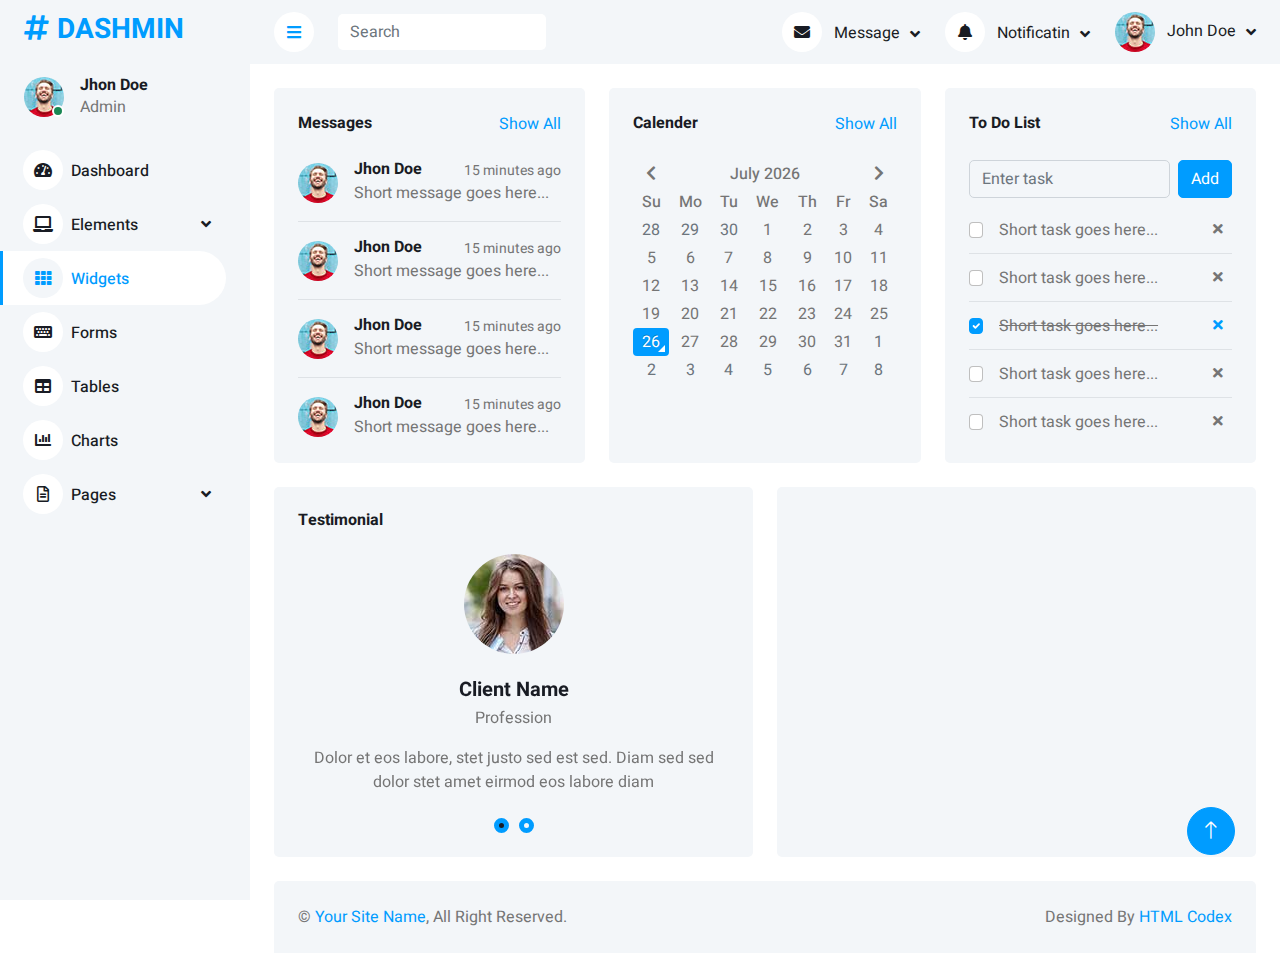
<file: adminpan/html-adm/widget.html>
<!DOCTYPE html>
<html lang="en">

<head>
    <meta charset="utf-8">
    <title>DASHMIN - Bootstrap Admin Template</title>
    <meta content="width=device-width, initial-scale=1.0" name="viewport">
    <meta content="" name="keywords">
    <meta content="" name="description">

    <!-- Favicon -->
    <link href="img/favicon.ico" rel="icon">

    <!-- Google Web Fonts -->
    <link rel="preconnect" href="https://fonts.googleapis.com">
    <link rel="preconnect" href="https://fonts.gstatic.com" crossorigin>
    <link href="https://fonts.googleapis.com/css2?family=Heebo:wght@400;500;600;700&display=swap" rel="stylesheet">
    
    <!-- Icon Font Stylesheet -->
    <link href="https://cdnjs.cloudflare.com/ajax/libs/font-awesome/5.10.0/css/all.min.css" rel="stylesheet">
    <link href="https://cdn.jsdelivr.net/npm/bootstrap-icons@1.4.1/font/bootstrap-icons.css" rel="stylesheet">

    <!-- Libraries Stylesheet -->
    <link href="lib/owlcarousel/assets/owl.carousel.min.css" rel="stylesheet">
    <link href="lib/tempusdominus/css/tempusdominus-bootstrap-4.min.css" rel="stylesheet" />

    <!-- Customized Bootstrap Stylesheet -->
    <link href="css/bootstrap.min.css" rel="stylesheet">

    <!-- Template Stylesheet -->
    <link href="css/style.css" rel="stylesheet">
</head>

<body>
    <div class="container-xxl position-relative bg-white d-flex p-0">
        <!-- Spinner Start -->
        <div id="spinner" class="show bg-white position-fixed translate-middle w-100 vh-100 top-50 start-50 d-flex align-items-center justify-content-center">
            <div class="spinner-border text-primary" style="width: 3rem; height: 3rem;" role="status">
                <span class="sr-only">Loading...</span>
            </div>
        </div>
        <!-- Spinner End -->


        <!-- Sidebar Start -->
        <div class="sidebar pe-4 pb-3">
            <nav class="navbar bg-light navbar-light">
                <a href="index.html" class="navbar-brand mx-4 mb-3">
                    <h3 class="text-primary"><i class="fa fa-hashtag me-2"></i>DASHMIN</h3>
                </a>
                <div class="d-flex align-items-center ms-4 mb-4">
                    <div class="position-relative">
                        <img class="rounded-circle" src="img/user.jpg" alt="" style="width: 40px; height: 40px;">
                        <div class="bg-success rounded-circle border border-2 border-white position-absolute end-0 bottom-0 p-1"></div>
                    </div>
                    <div class="ms-3">
                        <h6 class="mb-0">Jhon Doe</h6>
                        <span>Admin</span>
                    </div>
                </div>
                <div class="navbar-nav w-100">
                    <a href="index.html" class="nav-item nav-link"><i class="fa fa-tachometer-alt me-2"></i>Dashboard</a>
                    <div class="nav-item dropdown">
                        <a href="#" class="nav-link dropdown-toggle" data-bs-toggle="dropdown"><i class="fa fa-laptop me-2"></i>Elements</a>
                        <div class="dropdown-menu bg-transparent border-0">
                            <a href="button.html" class="dropdown-item">Buttons</a>
                            <a href="typography.html" class="dropdown-item">Typography</a>
                            <a href="element.html" class="dropdown-item">Other Elements</a>
                        </div>
                    </div>
                    <a href="widget.html" class="nav-item nav-link active"><i class="fa fa-th me-2"></i>Widgets</a>
                    <a href="form.html" class="nav-item nav-link"><i class="fa fa-keyboard me-2"></i>Forms</a>
                    <a href="table.html" class="nav-item nav-link"><i class="fa fa-table me-2"></i>Tables</a>
                    <a href="chart.html" class="nav-item nav-link"><i class="fa fa-chart-bar me-2"></i>Charts</a>
                    <div class="nav-item dropdown">
                        <a href="#" class="nav-link dropdown-toggle" data-bs-toggle="dropdown"><i class="far fa-file-alt me-2"></i>Pages</a>
                        <div class="dropdown-menu bg-transparent border-0">
                            <a href="signin.html" class="dropdown-item">Sign In</a>
                            <a href="signup.html" class="dropdown-item">Sign Up</a>
                            <a href="404.html" class="dropdown-item">404 Error</a>
                            <a href="blank.html" class="dropdown-item">Blank Page</a>
                        </div>
                    </div>
                </div>
            </nav>
        </div>
        <!-- Sidebar End -->


        <!-- Content Start -->
        <div class="content">
            <!-- Navbar Start -->
            <nav class="navbar navbar-expand bg-light navbar-light sticky-top px-4 py-0">
                <a href="index.html" class="navbar-brand d-flex d-lg-none me-4">
                    <h2 class="text-primary mb-0"><i class="fa fa-hashtag"></i></h2>
                </a>
                <a href="#" class="sidebar-toggler flex-shrink-0">
                    <i class="fa fa-bars"></i>
                </a>
                <form class="d-none d-md-flex ms-4">
                    <input class="form-control border-0" type="search" placeholder="Search">
                </form>
                <div class="navbar-nav align-items-center ms-auto">
                    <div class="nav-item dropdown">
                        <a href="#" class="nav-link dropdown-toggle" data-bs-toggle="dropdown">
                            <i class="fa fa-envelope me-lg-2"></i>
                            <span class="d-none d-lg-inline-flex">Message</span>
                        </a>
                        <div class="dropdown-menu dropdown-menu-end bg-light border-0 rounded-0 rounded-bottom m-0">
                            <a href="#" class="dropdown-item">
                                <div class="d-flex align-items-center">
                                    <img class="rounded-circle" src="img/user.jpg" alt="" style="width: 40px; height: 40px;">
                                    <div class="ms-2">
                                        <h6 class="fw-normal mb-0">Jhon send you a message</h6>
                                        <small>15 minutes ago</small>
                                    </div>
                                </div>
                            </a>
                            <hr class="dropdown-divider">
                            <a href="#" class="dropdown-item">
                                <div class="d-flex align-items-center">
                                    <img class="rounded-circle" src="img/user.jpg" alt="" style="width: 40px; height: 40px;">
                                    <div class="ms-2">
                                        <h6 class="fw-normal mb-0">Jhon send you a message</h6>
                                        <small>15 minutes ago</small>
                                    </div>
                                </div>
                            </a>
                            <hr class="dropdown-divider">
                            <a href="#" class="dropdown-item">
                                <div class="d-flex align-items-center">
                                    <img class="rounded-circle" src="img/user.jpg" alt="" style="width: 40px; height: 40px;">
                                    <div class="ms-2">
                                        <h6 class="fw-normal mb-0">Jhon send you a message</h6>
                                        <small>15 minutes ago</small>
                                    </div>
                                </div>
                            </a>
                            <hr class="dropdown-divider">
                            <a href="#" class="dropdown-item text-center">See all message</a>
                        </div>
                    </div>
                    <div class="nav-item dropdown">
                        <a href="#" class="nav-link dropdown-toggle" data-bs-toggle="dropdown">
                            <i class="fa fa-bell me-lg-2"></i>
                            <span class="d-none d-lg-inline-flex">Notificatin</span>
                        </a>
                        <div class="dropdown-menu dropdown-menu-end bg-light border-0 rounded-0 rounded-bottom m-0">
                            <a href="#" class="dropdown-item">
                                <h6 class="fw-normal mb-0">Profile updated</h6>
                                <small>15 minutes ago</small>
                            </a>
                            <hr class="dropdown-divider">
                            <a href="#" class="dropdown-item">
                                <h6 class="fw-normal mb-0">New user added</h6>
                                <small>15 minutes ago</small>
                            </a>
                            <hr class="dropdown-divider">
                            <a href="#" class="dropdown-item">
                                <h6 class="fw-normal mb-0">Password changed</h6>
                                <small>15 minutes ago</small>
                            </a>
                            <hr class="dropdown-divider">
                            <a href="#" class="dropdown-item text-center">See all notifications</a>
                        </div>
                    </div>
                    <div class="nav-item dropdown">
                        <a href="#" class="nav-link dropdown-toggle" data-bs-toggle="dropdown">
                            <img class="rounded-circle me-lg-2" src="img/user.jpg" alt="" style="width: 40px; height: 40px;">
                            <span class="d-none d-lg-inline-flex">John Doe</span>
                        </a>
                        <div class="dropdown-menu dropdown-menu-end bg-light border-0 rounded-0 rounded-bottom m-0">
                            <a href="#" class="dropdown-item">My Profile</a>
                            <a href="#" class="dropdown-item">Settings</a>
                            <a href="#" class="dropdown-item">Log Out</a>
                        </div>
                    </div>
                </div>
            </nav>
            <!-- Navbar End -->


            <!-- Chart Start -->
            <div class="container-fluid pt-4 px-4">
                <div class="row g-4">
                    <div class="col-sm-12 col-md-6 col-xl-4">
                        <div class="h-100 bg-light rounded p-4">
                            <div class="d-flex align-items-center justify-content-between mb-2">
                                <h6 class="mb-0">Messages</h6>
                                <a href="">Show All</a>
                            </div>
                            <div class="d-flex align-items-center border-bottom py-3">
                                <img class="rounded-circle flex-shrink-0" src="img/user.jpg" alt="" style="width: 40px; height: 40px;">
                                <div class="w-100 ms-3">
                                    <div class="d-flex w-100 justify-content-between">
                                        <h6 class="mb-0">Jhon Doe</h6>
                                        <small>15 minutes ago</small>
                                    </div>
                                    <span>Short message goes here...</span>
                                </div>
                            </div>
                            <div class="d-flex align-items-center border-bottom py-3">
                                <img class="rounded-circle flex-shrink-0" src="img/user.jpg" alt="" style="width: 40px; height: 40px;">
                                <div class="w-100 ms-3">
                                    <div class="d-flex w-100 justify-content-between">
                                        <h6 class="mb-0">Jhon Doe</h6>
                                        <small>15 minutes ago</small>
                                    </div>
                                    <span>Short message goes here...</span>
                                </div>
                            </div>
                            <div class="d-flex align-items-center border-bottom py-3">
                                <img class="rounded-circle flex-shrink-0" src="img/user.jpg" alt="" style="width: 40px; height: 40px;">
                                <div class="w-100 ms-3">
                                    <div class="d-flex w-100 justify-content-between">
                                        <h6 class="mb-0">Jhon Doe</h6>
                                        <small>15 minutes ago</small>
                                    </div>
                                    <span>Short message goes here...</span>
                                </div>
                            </div>
                            <div class="d-flex align-items-center pt-3">
                                <img class="rounded-circle flex-shrink-0" src="img/user.jpg" alt="" style="width: 40px; height: 40px;">
                                <div class="w-100 ms-3">
                                    <div class="d-flex w-100 justify-content-between">
                                        <h6 class="mb-0">Jhon Doe</h6>
                                        <small>15 minutes ago</small>
                                    </div>
                                    <span>Short message goes here...</span>
                                </div>
                            </div>
                        </div>
                    </div>
                    <div class="col-sm-12 col-md-6 col-xl-4">
                        <div class="h-100 bg-light rounded p-4">
                            <div class="d-flex align-items-center justify-content-between mb-4">
                                <h6 class="mb-0">Calender</h6>
                                <a href="">Show All</a>
                            </div>
                            <div id="calender"></div>
                        </div>
                    </div>
                    <div class="col-sm-12 col-md-6 col-xl-4">
                        <div class="h-100 bg-light rounded p-4">
                            <div class="d-flex align-items-center justify-content-between mb-4">
                                <h6 class="mb-0">To Do List</h6>
                                <a href="">Show All</a>
                            </div>
                            <div class="d-flex mb-2">
                                <input class="form-control bg-transparent" type="text" placeholder="Enter task">
                                <button type="button" class="btn btn-primary ms-2">Add</button>
                            </div>
                            <div class="d-flex align-items-center border-bottom py-2">
                                <input class="form-check-input m-0" type="checkbox">
                                <div class="w-100 ms-3">
                                    <div class="d-flex w-100 align-items-center justify-content-between">
                                        <span>Short task goes here...</span>
                                        <button class="btn btn-sm"><i class="fa fa-times"></i></button>
                                    </div>
                                </div>
                            </div>
                            <div class="d-flex align-items-center border-bottom py-2">
                                <input class="form-check-input m-0" type="checkbox">
                                <div class="w-100 ms-3">
                                    <div class="d-flex w-100 align-items-center justify-content-between">
                                        <span>Short task goes here...</span>
                                        <button class="btn btn-sm"><i class="fa fa-times"></i></button>
                                    </div>
                                </div>
                            </div>
                            <div class="d-flex align-items-center border-bottom py-2">
                                <input class="form-check-input m-0" type="checkbox" checked>
                                <div class="w-100 ms-3">
                                    <div class="d-flex w-100 align-items-center justify-content-between">
                                        <span><del>Short task goes here...</del></span>
                                        <button class="btn btn-sm text-primary"><i class="fa fa-times"></i></button>
                                    </div>
                                </div>
                            </div>
                            <div class="d-flex align-items-center border-bottom py-2">
                                <input class="form-check-input m-0" type="checkbox">
                                <div class="w-100 ms-3">
                                    <div class="d-flex w-100 align-items-center justify-content-between">
                                        <span>Short task goes here...</span>
                                        <button class="btn btn-sm"><i class="fa fa-times"></i></button>
                                    </div>
                                </div>
                            </div>
                            <div class="d-flex align-items-center pt-2">
                                <input class="form-check-input m-0" type="checkbox">
                                <div class="w-100 ms-3">
                                    <div class="d-flex w-100 align-items-center justify-content-between">
                                        <span>Short task goes here...</span>
                                        <button class="btn btn-sm"><i class="fa fa-times"></i></button>
                                    </div>
                                </div>
                            </div>
                        </div>
                    </div>
                    <div class="col-sm-12 col-xl-6">
                        <div class="bg-light rounded h-100 p-4">
                            <h6 class="mb-4">Testimonial</h6>
                            <div class="owl-carousel testimonial-carousel">
                                <div class="testimonial-item text-center">
                                    <img class="img-fluid rounded-circle mx-auto mb-4" src="img/testimonial-1.jpg" style="width: 100px; height: 100px;">
                                    <h5 class="mb-1">Client Name</h5>
                                    <p>Profession</p>
                                    <p class="mb-0">Dolor et eos labore, stet justo sed est sed. Diam sed sed dolor stet amet eirmod eos labore diam</p>
                                </div>
                                <div class="testimonial-item text-center">
                                    <img class="img-fluid rounded-circle mx-auto mb-4" src="img/testimonial-2.jpg" style="width: 100px; height: 100px;">
                                    <h5 class="mb-1">Client Name</h5>
                                    <p>Profession</p>
                                    <p class="mb-0">Dolor et eos labore, stet justo sed est sed. Diam sed sed dolor stet amet eirmod eos labore diam</p>
                                </div>
                            </div>
                        </div>
                    </div>
                    <div class="col-sm-12 col-xl-6">
                        <div class="bg-light rounded h-100 p-4">
                            <iframe class="position-relative rounded w-100 h-100"
                            src="https://www.google.com/maps/embed?pb=!1m18!1m12!1m3!1d3001156.4288297426!2d-78.01371936852176!3d42.72876761954724!2m3!1f0!2f0!3f0!3m2!1i1024!2i768!4f13.1!3m3!1m2!1s0x4ccc4bf0f123a5a9%3A0xddcfc6c1de189567!2sNew%20York%2C%20USA!5e0!3m2!1sen!2sbd!4v1603794290143!5m2!1sen!2sbd"
                            frameborder="0" style="border:0;" allowfullscreen="" aria-hidden="false"
                            tabindex="0"></iframe>
                        </div>
                    </div>
                </div>
            </div>
            <!-- Chart End -->


            <!-- Footer Start -->
            <div class="container-fluid pt-4 px-4">
                <div class="bg-light rounded-top p-4">
                    <div class="row">
                        <div class="col-12 col-sm-6 text-center text-sm-start">
                            &copy; <a href="#">Your Site Name</a>, All Right Reserved. 
                        </div>
                        <div class="col-12 col-sm-6 text-center text-sm-end">
                            <!--/*** This template is free as long as you keep the footer author’s credit link/attribution link/backlink. If you'd like to use the template without the footer author’s credit link/attribution link/backlink, you can purchase the Credit Removal License from "https://htmlcodex.com/credit-removal". Thank you for your support. ***/-->
                            Designed By <a href="https://htmlcodex.com">HTML Codex</a>
                        </div>
                    </div>
                </div>
            </div>
            <!-- Footer End -->
        </div>
        <!-- Content End -->


        <!-- Back to Top -->
        <a href="#" class="btn btn-lg btn-primary btn-lg-square back-to-top"><i class="bi bi-arrow-up"></i></a>
    </div>

    <!-- JavaScript Libraries -->
    <script src="https://code.jquery.com/jquery-3.4.1.min.js"></script>
    <script src="https://cdn.jsdelivr.net/npm/bootstrap@5.0.0/dist/js/bootstrap.bundle.min.js"></script>
    <script src="lib/chart/chart.min.js"></script>
    <script src="lib/easing/easing.min.js"></script>
    <script src="lib/waypoints/waypoints.min.js"></script>
    <script src="lib/owlcarousel/owl.carousel.min.js"></script>
    <script src="lib/tempusdominus/js/moment.min.js"></script>
    <script src="lib/tempusdominus/js/moment-timezone.min.js"></script>
    <script src="lib/tempusdominus/js/tempusdominus-bootstrap-4.min.js"></script>

    <!-- Template Javascript -->
    <script src="js/main.js"></script>
</body>

</html>
</file>
<file: adminpan/html-adm/css/style.css>
/********** Template CSS **********/
:root {
    --primary: #009CFF;
    --light: #F3F6F9;
    --dark: #191C24;
}

.back-to-top {
    position: fixed;
    display: none;
    right: 45px;
    bottom: 45px;
    z-index: 99;
}


/*** Spinner ***/
#spinner {
    opacity: 0;
    visibility: hidden;
    transition: opacity .5s ease-out, visibility 0s linear .5s;
    z-index: 99999;
}

#spinner.show {
    transition: opacity .5s ease-out, visibility 0s linear 0s;
    visibility: visible;
    opacity: 1;
}


/*** Button ***/
.btn {
    transition: .5s;
}

.btn.btn-primary {
    color: #FFFFFF;
}

.btn-square {
    width: 38px;
    height: 38px;
}

.btn-sm-square {
    width: 32px;
    height: 32px;
}

.btn-lg-square {
    width: 48px;
    height: 48px;
}

.btn-square,
.btn-sm-square,
.btn-lg-square {
    padding: 0;
    display: inline-flex;
    align-items: center;
    justify-content: center;
    font-weight: normal;
    border-radius: 50px;
}


/*** Layout ***/
.sidebar {
    position: fixed;
    top: 0;
    left: 0;
    bottom: 0;
    width: 250px;
    height: 100vh;
    overflow-y: auto;
    background: var(--light);
    transition: 0.5s;
    z-index: 999;
}

.content {
    margin-left: 250px;
    min-height: 100vh;
    background: #FFFFFF;
    transition: 0.5s;
}

@media (min-width: 992px) {
    .sidebar {
        margin-left: 0;
    }

    .sidebar.open {
        margin-left: -250px;
    }

    .content {
        width: calc(100% - 250px);
    }

    .content.open {
        width: 100%;
        margin-left: 0;
    }
}

@media (max-width: 991.98px) {
    .sidebar {
        margin-left: -250px;
    }

    .sidebar.open {
        margin-left: 0;
    }

    .content {
        width: 100%;
        margin-left: 0;
    }
}


/*** Navbar ***/
.sidebar .navbar .navbar-nav .nav-link {
    padding: 7px 20px;
    color: var(--dark);
    font-weight: 500;
    border-left: 3px solid var(--light);
    border-radius: 0 30px 30px 0;
    outline: none;
}

.sidebar .navbar .navbar-nav .nav-link:hover,
.sidebar .navbar .navbar-nav .nav-link.active {
    color: var(--primary);
    background: #FFFFFF;
    border-color: var(--primary);
}

.sidebar .navbar .navbar-nav .nav-link i {
    width: 40px;
    height: 40px;
    display: inline-flex;
    align-items: center;
    justify-content: center;
    background: #FFFFFF;
    border-radius: 40px;
}

.sidebar .navbar .navbar-nav .nav-link:hover i,
.sidebar .navbar .navbar-nav .nav-link.active i {
    background: var(--light);
}

.sidebar .navbar .dropdown-toggle::after {
    position: absolute;
    top: 15px;
    right: 15px;
    border: none;
    content: "\f107";
    font-family: "Font Awesome 5 Free";
    font-weight: 900;
    transition: .5s;
}

.sidebar .navbar .dropdown-toggle[aria-expanded=true]::after {
    transform: rotate(-180deg);
}

.sidebar .navbar .dropdown-item {
    padding-left: 25px;
    border-radius: 0 30px 30px 0;
}

.content .navbar .navbar-nav .nav-link {
    margin-left: 25px;
    padding: 12px 0;
    color: var(--dark);
    outline: none;
}

.content .navbar .navbar-nav .nav-link:hover,
.content .navbar .navbar-nav .nav-link.active {
    color: var(--primary);
}

.content .navbar .sidebar-toggler,
.content .navbar .navbar-nav .nav-link i {
    width: 40px;
    height: 40px;
    display: inline-flex;
    align-items: center;
    justify-content: center;
    background: #FFFFFF;
    border-radius: 40px;
}

.content .navbar .dropdown-toggle::after {
    margin-left: 6px;
    vertical-align: middle;
    border: none;
    content: "\f107";
    font-family: "Font Awesome 5 Free";
    font-weight: 900;
    transition: .5s;
}

.content .navbar .dropdown-toggle[aria-expanded=true]::after {
    transform: rotate(-180deg);
}

@media (max-width: 575.98px) {
    .content .navbar .navbar-nav .nav-link {
        margin-left: 15px;
    }
}


/*** Date Picker ***/
.bootstrap-datetimepicker-widget.bottom {
    top: auto !important;
}

.bootstrap-datetimepicker-widget .table * {
    border-bottom-width: 0px;
}

.bootstrap-datetimepicker-widget .table th {
    font-weight: 500;
}

.bootstrap-datetimepicker-widget.dropdown-menu {
    padding: 10px;
    border-radius: 2px;
}

.bootstrap-datetimepicker-widget table td.active,
.bootstrap-datetimepicker-widget table td.active:hover {
    background: var(--primary);
}

.bootstrap-datetimepicker-widget table td.today::before {
    border-bottom-color: var(--primary);
}


/*** Testimonial ***/
.progress .progress-bar {
    width: 0px;
    transition: 2s;
}


/*** Testimonial ***/
.testimonial-carousel .owl-dots {
    margin-top: 24px;
    display: flex;
    align-items: flex-end;
    justify-content: center;
}

.testimonial-carousel .owl-dot {
    position: relative;
    display: inline-block;
    margin: 0 5px;
    width: 15px;
    height: 15px;
    border: 5px solid var(--primary);
    border-radius: 15px;
    transition: .5s;
}

.testimonial-carousel .owl-dot.active {
    background: var(--dark);
    border-color: var(--primary);
}
</file>
